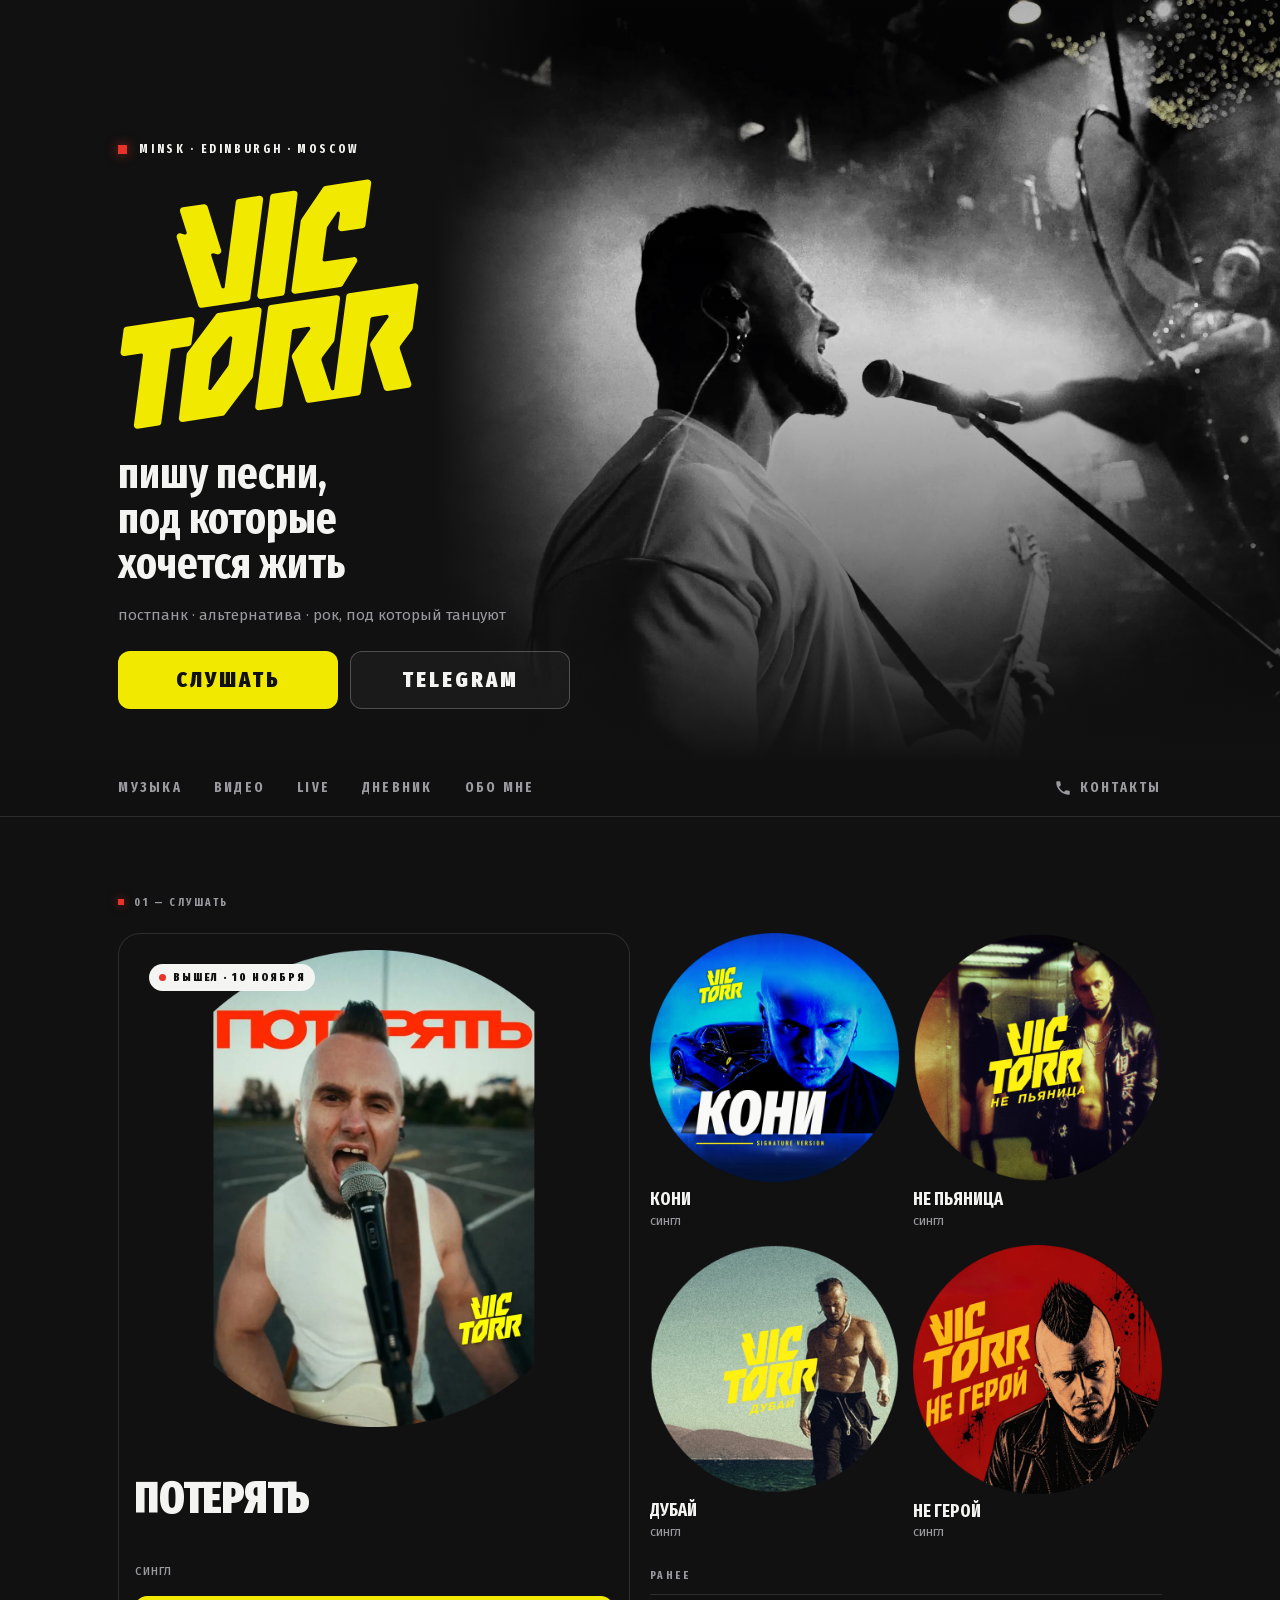
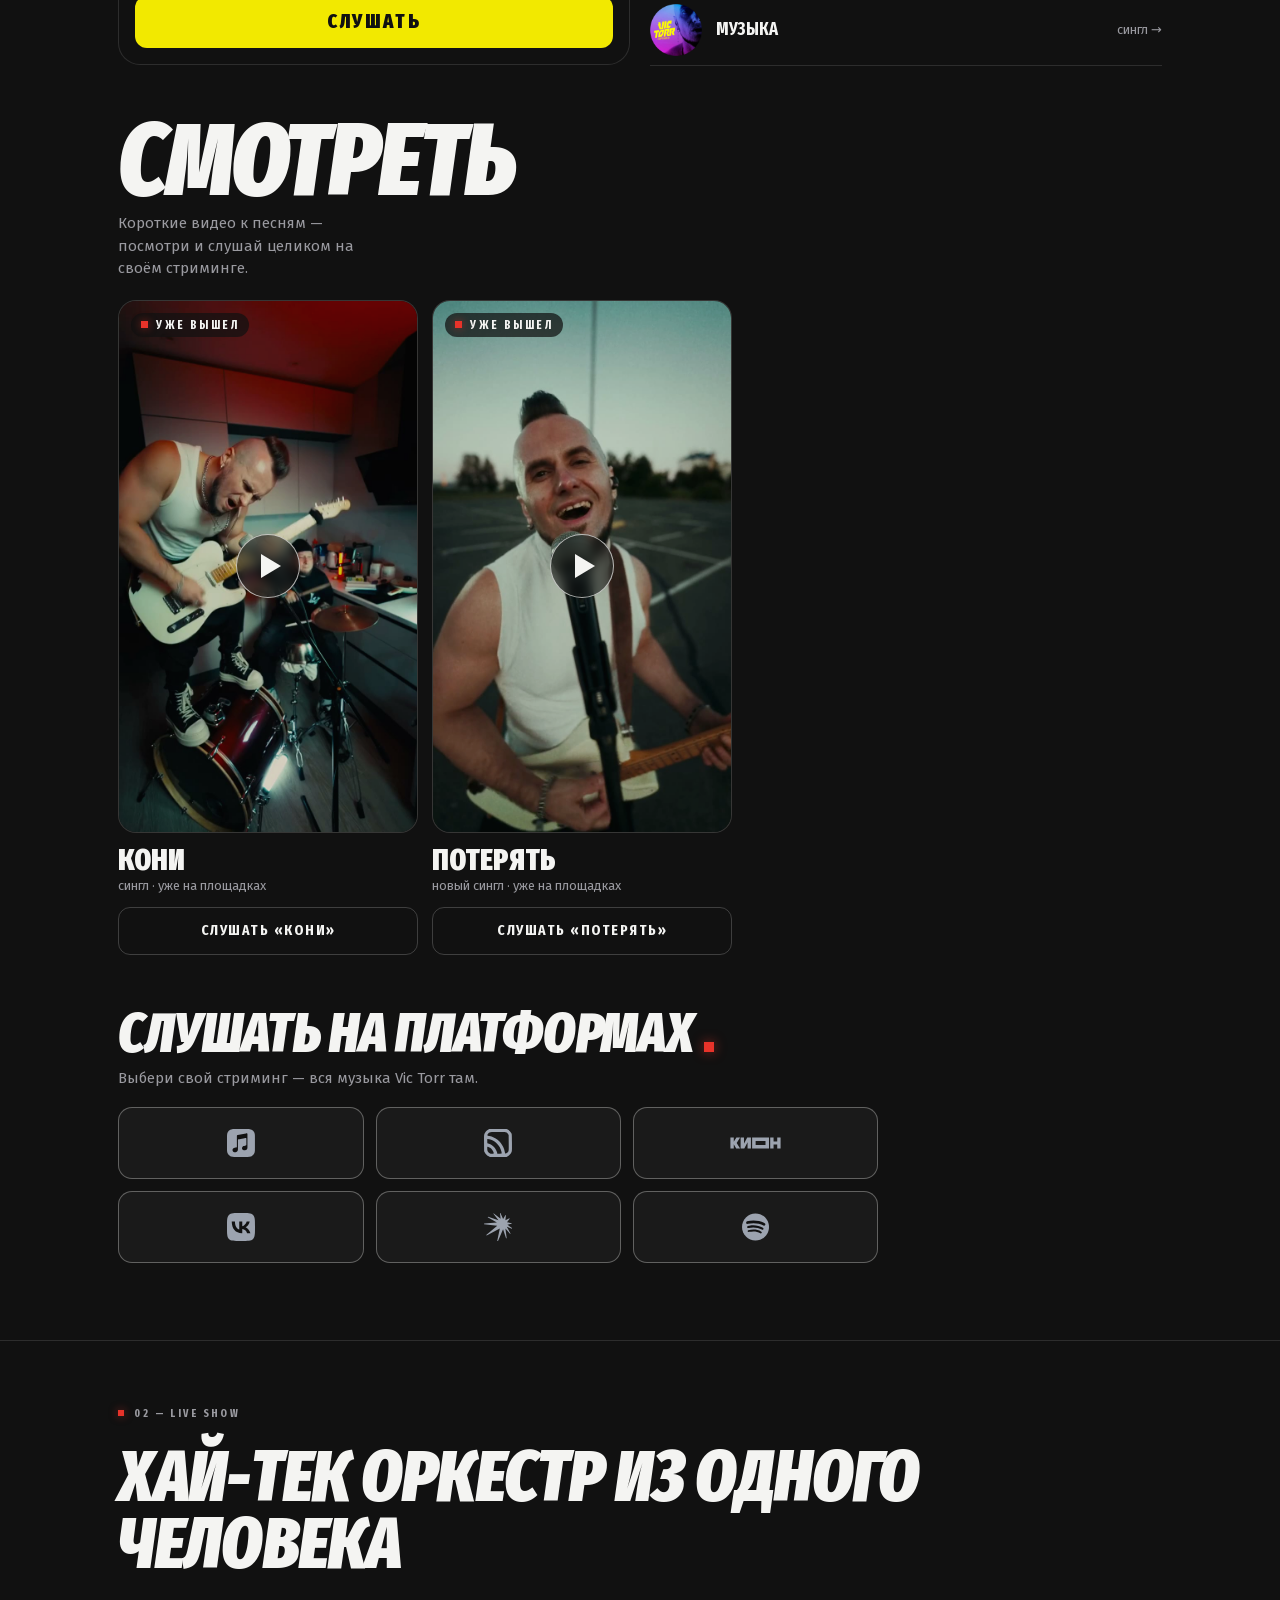
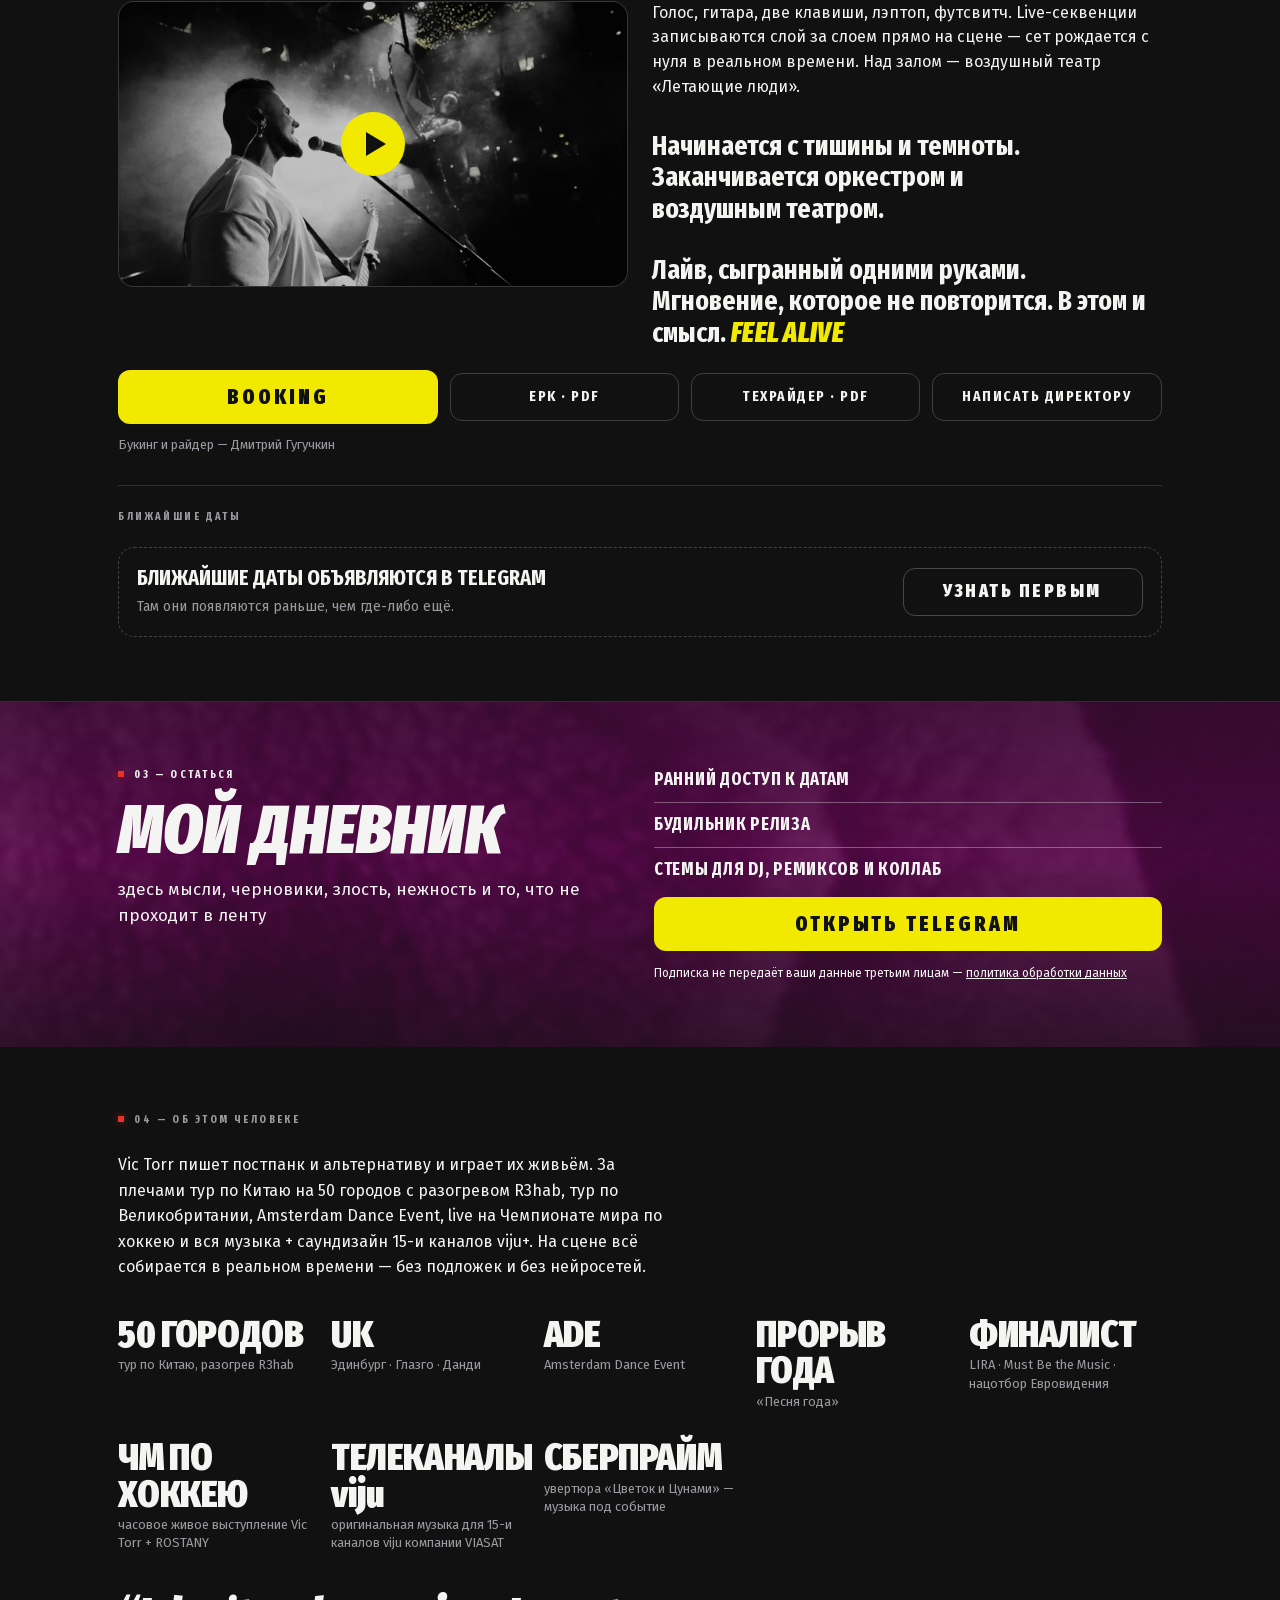
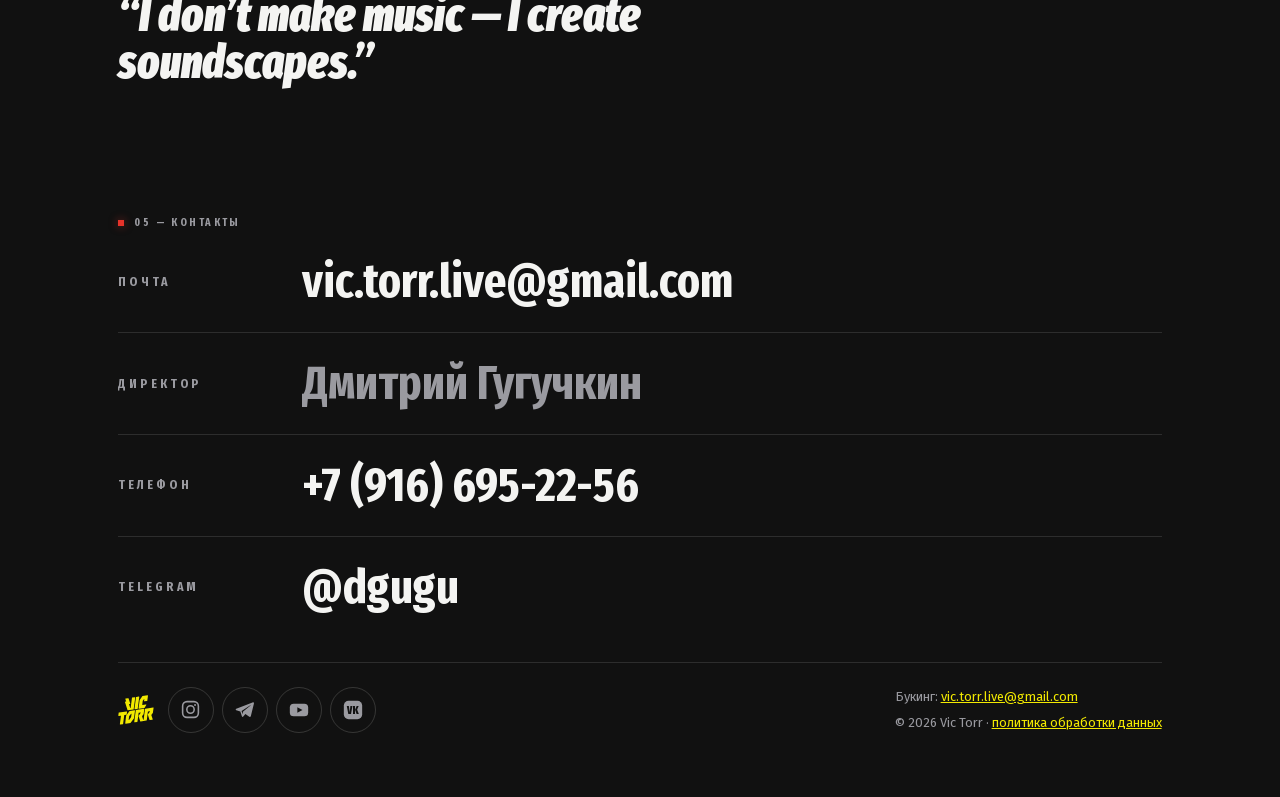
<file: index.html>
<!DOCTYPE html>
<html lang="ru">
<head>
  <meta charset="utf-8">
  <meta name="viewport" content="width=device-width, initial-scale=1">
  <title>Vic Torr — постпанк · альтернатива · рок</title>
  <meta name="description" content="Vic Torr — пишу песни, под которые хочется жить. Постпанк · альтернатива · рок, под который танцуют. Minsk · Edinburgh · Moscow.">
  <meta name="theme-color" content="#111111">

  <meta property="og:type" content="website">
  <meta property="og:url" content="https://www.vic-torr.com/">
  <meta property="og:site_name" content="Vic Torr">
  <meta property="og:title" content="Vic Torr">
  <meta property="og:description" content="пишу песни, под которые хочется жить. Постпанк · альтернатива · рок, под который танцуют.">
  <meta property="og:image" content="https://www.vic-torr.com/images/vic-hero-mono.webp">
  <meta property="og:locale" content="ru_RU">
  <meta name="twitter:card" content="summary_large_image">

  <link rel="icon" href="/favicon/favicon.ico" sizes="any">
  <link rel="icon" type="image/png" href="/favicon/favicon-32.png">
  <link rel="apple-touch-icon" href="/favicon/apple-touch-icon.png">
  <link rel="manifest" href="/favicon/site.webmanifest">

  <link rel="preload" href="fonts/fira-sans-extra-condensed-900-cyrillic.woff2" as="font" type="font/woff2" crossorigin>
  <link rel="preload" href="fonts/fira-sans-400-cyrillic.woff2" as="font" type="font/woff2" crossorigin>
  <link rel="stylesheet" href="style.css">

  <!-- Яндекс Метрика: только счётчик и цели (reachGoal в main.js) + вебвизор и карта кликов.
       Поля форм помечены ym-disable-keys — вебвизор не записывает, что в них вводят.
       YM_ID — номер счётчика. Тот же номер — в corp/index.html -->
  <script>
    window.YM_ID = 113827995;
    if (window.YM_ID) {
      (function(m,e,t,r,i,k,a){m[i]=m[i]||function(){(m[i].a=m[i].a||[]).push(arguments)};
      m[i].l=1*new Date();
      for (var j = 0; j < document.scripts.length; j++) {if (document.scripts[j].src === r) { return; }}
      k=e.createElement(t),a=e.getElementsByTagName(t)[0],k.async=1,k.src=r,a.parentNode.insertBefore(k,a)})
      (window, document, 'script', 'https://mc.yandex.ru/metrika/tag.js?id=' + window.YM_ID, 'ym');
      ym(window.YM_ID, 'init', { ssr: true, webvisor: true, clickmap: true, trackLinks: true, accurateTrackBounce: true });
    }
  </script>
</head>
<body>

  <!-- 1. Первый экран -->
  <header class="hero">
    <div class="hero__photo" aria-hidden="true"></div>
    <div class="hero__shade" aria-hidden="true"></div>
    <div class="hero__side" aria-hidden="true"></div>
    <div class="hero__inner">
      <p class="hero__cities"><span class="mark"></span><span>Minsk · Edinburgh · Moscow</span></p>
      <h1 class="hero__logo"><img src="images/logo-yellow.svg" alt="Vic Torr"></h1>
      <p class="hero__punch">пишу песни, под которые хочется жить</p>
      <p class="hero__genre">постпанк · альтернатива · рок, под который танцуют</p>
      <div class="hero__btns">
        <a class="btn btn--yellow" href="#platforms" data-scroll-to="platforms">Слушать</a>
        <a class="btn btn--ghost" href="https://t.me/vic_torr_808" target="_blank" rel="noopener">Telegram</a>
      </div>
    </div>
  </header>

  <!-- Липкое меню: до 640px закреплено сверху, с 640px — под первым экраном; подсвечивает текущий раздел (main.js) -->
  <nav class="nav" aria-label="Разделы">
    <div class="nav__in">
      <a class="nav__link" href="#listen">Музыка</a>
      <a class="nav__link" href="#reels">Видео</a>
      <a class="nav__link" href="#live">Live</a>
      <a class="nav__link" href="#diary">Дневник</a>
      <a class="nav__link" href="#about">Обо мне</a>
      <a class="nav__link nav__link--contacts" href="#contacts" aria-label="Контакты">
        <svg class="nav__icon" viewBox="0 0 24 24" width="18" height="18" aria-hidden="true"><path d="M6.6 10.8a15.1 15.1 0 0 0 6.6 6.6l2.2-2.2a1 1 0 0 1 1-.25 11.4 11.4 0 0 0 3.6.57 1 1 0 0 1 1 1V20a1 1 0 0 1-1 1A17 17 0 0 1 3 4a1 1 0 0 1 1-1h3.5a1 1 0 0 1 1 1c0 1.25.2 2.45.57 3.57a1 1 0 0 1-.25 1z" fill="currentColor"/></svg>
        <span class="nav__text">Контакты</span>
      </a>
    </div>
  </nav>

  <main>
    <!-- 2. 01 — слушать -->
    <section id="listen" class="wrap listen">
      <div class="eyebrow"><span class="mark"></span><span>01 — слушать</span></div>
      <div class="releases">
        <article class="release">
          <!-- Обложка нажимается как кнопка «Слушать»; для клавиатуры и скринридеров её дублирует кнопка.
               data-listen открывает pop-up #pick с прямыми ссылками на трек; без JS работает href -->
          <a class="cover release__cover" href="https://link.1mp.ru/potr" target="_blank" rel="noopener" data-listen="poteryat" tabindex="-1" aria-hidden="true">
            <img src="images/cover-poteryat.webp" alt="Обложка сингла «Потерять»" width="1200" height="1200">
            <div class="release__badge"><span class="mark"></span><span>вышел · 10 ноября</span></div>
          </a>
          <div class="release__meta">
            <h2 class="release__title">Потерять</h2>
            <div class="release__type">сингл</div>
          </div>
          <a class="btn btn--yellow" href="https://link.1mp.ru/potr" target="_blank" rel="noopener" data-listen="poteryat">Слушать</a>
        </article>

        <!-- data-listen открывает pop-up #pick с прямыми ссылками на трек; без JS работает href -->
        <div class="catalog">
          <a class="tile" href="https://link.1mp.ru/knsv" target="_blank" rel="noopener" data-listen="koni">
            <div class="cover"><img src="images/cover-koni.webp" alt="" width="1200" height="1200" loading="lazy"></div>
            <div class="tile__title">Кони</div>
            <div class="tile__type">сингл</div>
          </a>
          <a class="tile" href="http://link.1mp.ru/vtnp" target="_blank" rel="noopener" data-listen="ne-pyanitsa">
            <div class="cover"><img src="images/cover-ne-pyanitsa.webp" alt="" width="1200" height="1200" loading="lazy"></div>
            <div class="tile__title">Не пьяница</div>
            <div class="tile__type">сингл</div>
          </a>
          <a class="tile" href="http://link.1mp.ru/vctb" target="_blank" rel="noopener" data-listen="dubai">
            <div class="cover"><img src="images/cover-dubai.webp" alt="" width="1200" height="1200" loading="lazy"></div>
            <div class="tile__title">Дубай</div>
            <div class="tile__type">сингл</div>
          </a>
          <a class="tile" href="https://link.1mp.ru/vtng" target="_blank" rel="noopener" data-listen="ne-geroy">
            <div class="cover"><img src="images/cover-ne-geroy.webp" alt="" width="1200" height="1200" loading="lazy"></div>
            <div class="tile__title">Не герой</div>
            <div class="tile__type">сингл</div>
          </a>
          <!-- Плиток всегда четыре (2×2). Новый релиз — новая плитка первой, последняя плитка уходит строкой в «Ранее» -->
          <div class="archive">
            <div class="archive__label">Ранее</div>
            <a class="archive__row" href="https://music.yandex.ru/album/36832441/track/139671926" target="_blank" rel="noopener" data-listen="muzyka">
              <img class="archive__cover" src="images/cover-muzyka.webp" alt="" width="1200" height="1200" loading="lazy">
              <span class="archive__title">Музыка</span>
              <span class="archive__type">сингл</span>
            </a>
          </div>
        </div>
      </div>

      <!-- Видео к песням: вертикальные, как в телефоне. Новый ролик — ещё одна .reel в .reels__row -->
      <div id="reels" class="reels">
        <div class="reels__head reveal">
          <h2 class="reels__title">Смотреть</h2>
          <p class="reels__sub">Короткие видео к песням — посмотри и слушай целиком на своём стриминге.</p>
        </div>
        <div class="reels__row">
          <figure class="reel reveal">
            <div class="video video--vertical">
              <video controls playsinline preload="none" poster="media/koni-kitchen-strobe-poster.jpg">
                <source src="media/koni-kitchen-strobe.mp4" type="video/mp4">
              </video>
              <span class="video__tag" aria-hidden="true"><span class="mark"></span>Уже вышел</span>
              <button type="button" class="video__play" aria-label="Смотреть: Кони" hidden></button>
            </div>
            <figcaption class="reel__cap">
              <span class="reel__title">Кони</span>
              <span class="reel__note">сингл · уже на площадках</span>
            </figcaption>
            <a class="btn btn--line" href="https://link.1mp.ru/knsv" target="_blank" rel="noopener" data-listen="koni">Слушать «Кони»</a>
          </figure>
          <figure class="reel reveal">
            <div class="video video--vertical">
              <video controls playsinline preload="none" poster="media/poteryat-teaser-poster.jpg">
                <source src="media/poteryat-teaser.mp4" type="video/mp4">
              </video>
              <span class="video__tag" aria-hidden="true"><span class="mark"></span>Уже вышел</span>
              <button type="button" class="video__play" aria-label="Смотреть: Потерять" hidden></button>
            </div>
            <figcaption class="reel__cap">
              <span class="reel__title">Потерять</span>
              <span class="reel__note">новый сингл · уже на площадках</span>
            </figcaption>
            <a class="btn btn--line" href="https://link.1mp.ru/potr" target="_blank" rel="noopener" data-listen="poteryat">Слушать «Потерять»</a>
          </figure>
        </div>
      </div>

      <!-- 3. Слушать на платформах -->
      <div id="platforms" class="platforms">
        <div class="platforms__head">
          <h2 class="platforms__title">Слушать на платформах<span class="mark"></span></h2>
          <p class="platforms__sub">Выбери свой стриминг — вся музыка Vic Torr там.</p>
        </div>
        <div class="platforms__grid">
          <a class="platform" href="https://music.apple.com/ru/artist/vic-torr/1812423510" target="_blank" rel="noopener" aria-label="Apple Music"><img src="images/logo-apple-music.svg" alt=""></a>
          <a class="platform" href="https://zvuk.com/artist/212249377" target="_blank" rel="noopener" aria-label="Звук"><img src="images/logo-zvuk.svg" alt=""></a>
          <a class="platform" href="https://music.mts.ru/search?text=Vic%20Torr" target="_blank" rel="noopener" aria-label="КИОН"><img src="images/logo-kion.svg" alt=""></a>
          <a class="platform" href="https://vk.ru/vic_torr_808" target="_blank" rel="noopener" aria-label="VK Музыка"><img src="images/logo-vk.svg" alt=""></a>
          <a class="platform" href="https://music.yandex.com/artist/14641074" target="_blank" rel="noopener" aria-label="Яндекс Музыка"><img src="images/logo-yandex-music.svg" alt=""></a>
          <a class="platform" href="https://open.spotify.com/artist/14MVZPlVW6Degg2ysmU5Xh" target="_blank" rel="noopener" aria-label="Spotify"><img src="images/logo-spotify.svg" alt=""></a>
        </div>
      </div>
    </section>

    <!-- 4. 02 — live show -->
    <section id="live" class="live">
      <div class="wrap">
        <div class="eyebrow"><span class="mark"></span><span>02 — live show</span></div>
        <h2 class="h2 live__title">Хай-тек оркестр из одного человека</h2>

        <div class="live__grid">
          <!-- Видео лежат в media/ (при переезде на другое хранилище меняется только префикс src/poster) -->
          <div class="video">
            <video controls playsinline preload="none" poster="media/vic-torr-live-show-poster.jpg">
              <source src="media/vic-torr-live-show.mp4" type="video/mp4">
            </video>
            <button type="button" class="video__play" aria-label="Смотреть Live Show" hidden></button>
          </div>

          <div class="live__text">
            <p class="live__lead">Голос, гитара, две клавиши, лэптоп, футсвитч. Live-секвенции записываются слой за слоем прямо на сцене — сет рождается с нуля в реальном времени. Над залом — воздушный театр «Летающие люди».</p>
            <p class="live__big live__big--spaced">Начинается с тишины и темноты. Заканчивается оркестром и воздушным театром.</p>
            <p class="live__big">Лайв, сыгранный одними руками. Мгновение, которое не повторится. В этом и смысл. <span class="feel">FEEL ALIVE</span></p>
          </div>
        </div>

        <div id="booking" class="booking">
          <div class="booking__row">
            <button type="button" class="btn btn--yellow" id="booking-toggle" aria-expanded="false" aria-controls="booking-form">Booking</button>
            <a class="btn btn--line" href="docs/Vic_Torr_EPK_v14_Dmitriy_light.pdf" target="_blank" rel="noopener">EPK · PDF</a>
            <a class="btn btn--line" href="docs/Vic_Torr_Technical_Rider_RU.pdf" target="_blank" rel="noopener">Техрайдер · PDF</a>
            <a class="btn btn--line" href="https://t.me/dgugu" target="_blank" rel="noopener">Написать директору</a>
          </div>
          <p class="note">Букинг и райдер — Дмитрий Гугучкин</p>

          <form class="form" id="booking-form" novalidate hidden>
            <div class="form__head">
              <div class="form__title">Заявка на концерт</div>
              <p class="form__hint">Оставьте хотя бы один контакт. Заявка придёт Vic Torr и Дмитрию одновременно.</p>
            </div>
            <div class="form__fields">
              <label class="field"><span class="field__label">Телефон</span><input class="ym-disable-keys" name="phone" type="tel" autocomplete="tel" placeholder="+7 900 000-00-00"></label>
              <label class="field"><span class="field__label">Telegram</span><input class="ym-disable-keys" name="telegram" type="text" autocomplete="off" placeholder="@username"></label>
              <label class="field"><span class="field__label">Почта</span><input class="ym-disable-keys" name="email" type="email" autocomplete="email" placeholder="name@mail.com"></label>
            </div>
            <label class="field"><span class="field__label">Сообщение</span><textarea class="ym-disable-keys" name="message" rows="4" placeholder="Город, дата, площадка, формат"></textarea></label>
            <p class="form__error" role="alert" hidden></p>
            <div class="form__foot">
              <button type="submit" class="form__submit">Отправить заявку</button>
              <span class="note">или напрямую: <a href="mailto:vic.torr.live@gmail.com">vic.torr.live@gmail.com</a></span>
            </div>
          </form>
          <div class="sent" id="booking-sent" role="status" hidden>Заявка отправлена. Ответим в течение дня.</div>
        </div>

        <div class="divider"></div>
        <div class="dates-label">ближайшие даты</div>
        <div class="dates-empty">
          <div class="dates-empty__text">
            <p class="dates-empty__title">Ближайшие даты объявляются в Telegram</p>
            <p class="dates-empty__sub">Там они появляются раньше, чем где-либо ещё.</p>
          </div>
          <a class="btn btn--ghost" href="https://t.me/vic_torr_808" target="_blank" rel="noopener">Узнать первым</a>
        </div>
      </div>
    </section>

    <!-- 5. 03 — мой дневник: сразу после лайва, пока эмоция живая -->
    <section id="diary" class="diary">
      <div class="wrap diary__inner">
        <div class="diary__col">
          <div class="eyebrow"><span class="mark"></span><span>03 — остаться</span></div>
          <h2 class="h2 diary__title">мой дневник</h2>
          <p class="diary__lead">здесь мысли, черновики, злость, нежность и то, что не проходит в ленту</p>
        </div>
        <div class="diary__col diary__col--cta">
          <ul class="perks">
            <li>Ранний доступ к датам</li>
            <li>Будильник релиза</li>
            <li>Стемы для DJ, ремиксов и коллаб</li>
          </ul>
          <a class="btn btn--yellow" href="https://t.me/vic_torr_808" target="_blank" rel="noopener">Открыть Telegram</a>
          <p class="diary__legal">Подписка не передаёт ваши данные третьим лицам — <a href="#privacy" data-privacy>политика обработки данных</a></p>
        </div>
      </div>
    </section>

    <!-- 6. 04 — об этом человеке: био, регалии, цитата -->
    <section id="about" class="wrap section">
      <div class="eyebrow"><span class="mark"></span><span>04 — об этом человеке</span></div>
      <p class="bio">Vic Torr пишет постпанк и альтернативу и играет их живьём. За плечами тур по Китаю на 50 городов с разогревом R3hab, тур по Великобритании, Amsterdam Dance Event, live на Чемпионате мира по хоккею и вся музыка + саундизайн 15-и каналов viju+. На сцене всё собирается в реальном времени — без подложек и без нейросетей.</p>
      <div class="awards">
        <div class="award"><div class="award__fact">50 городов</div><div class="award__note">тур по Китаю, разогрев R3hab</div></div>
        <div class="award"><div class="award__fact">UK</div><div class="award__note">Эдинбург · Глазго · Данди</div></div>
        <div class="award"><div class="award__fact">ADE</div><div class="award__note">Amsterdam Dance Event</div></div>
        <div class="award"><div class="award__fact">Прорыв года</div><div class="award__note">«Песня года»</div></div>
        <div class="award"><div class="award__fact">Финалист</div><div class="award__note">LIRA · Must Be the Music · нацотбор Евровидения</div></div>
        <div class="award"><div class="award__fact">ЧМ по хоккею</div><div class="award__note">часовое живое выступление Vic Torr + ROSTANY</div></div>
        <div class="award"><div class="award__fact">Телеканалы <span>viju</span></div><div class="award__note">оригинальная музыка для 15-и каналов viju компании VIASAT</div></div>
        <div class="award"><div class="award__fact">СберПрайм</div><div class="award__note">увертюра «Цветок и Цунами» — музыка под событие</div></div>
      </div>
      <p class="about__quote" lang="en">“I don’t make music — I create soundscapes.”</p>
    </section>

    <!-- 7. 05 — контакты: напрямую, телефон и Telegram нажимаются на телефоне -->
    <section id="contacts" class="wrap section">
      <div class="eyebrow"><span class="mark"></span><span>05 — контакты</span></div>
      <ul class="contacts">
        <li class="contacts__row">
          <span class="contacts__label">Почта</span>
          <a class="contacts__value" href="mailto:vic.torr.live@gmail.com">vic.torr.live@gmail.com</a>
        </li>
        <li class="contacts__row">
          <span class="contacts__label">Директор</span>
          <span class="contacts__value contacts__value--text">Дмитрий Гугучкин</span>
        </li>
        <li class="contacts__row">
          <span class="contacts__label">Телефон</span>
          <a class="contacts__value" href="tel:+79166952256">+7&nbsp;(916)&nbsp;695-22-56</a>
        </li>
        <li class="contacts__row">
          <span class="contacts__label">Telegram</span>
          <a class="contacts__value" href="https://t.me/dgugu" target="_blank" rel="noopener">@dgugu</a>
        </li>
      </ul>
      <div class="divider"></div>

      <!-- 9. Подвал -->
      <footer class="footer">
        <div class="footer__brand">
          <img src="images/logo-yellow.svg" alt="Vic Torr">
          <div class="socials">
            <a class="social" href="https://www.instagram.com/vic_torr_live/" target="_blank" rel="noopener" aria-label="Instagram">
              <svg viewBox="0 0 24 24" width="21" height="21" fill="none" stroke="currentColor" stroke-width="1.8" stroke-linecap="round" aria-hidden="true"><rect x="3" y="3" width="18" height="18" rx="5"></rect><circle cx="12" cy="12" r="4.2"></circle><circle cx="17.2" cy="6.8" r="1.1" fill="currentColor" stroke="none"></circle></svg>
            </a>
            <a class="social" href="https://t.me/vic_torr_808" target="_blank" rel="noopener" aria-label="Telegram">
              <svg viewBox="0 0 24 24" width="21" height="21" aria-hidden="true"><path d="M21.9 3.6 2.6 11.2c-.8.3-.8 1.4 0 1.7l4.6 1.5 1.8 5.4c.2.7 1.1.9 1.6.3l2.4-3 4.5 3.3c.6.4 1.5.1 1.7-.7l3.6-14.5c.2-.9-.7-1.6-1.5-1.3Zm-3 3.7-8.4 7.1c-.2.2-.3.4-.3.6l-.3 2.4-1.2-3.6 10-6.7c.3-.2.6.2.2.5Z" fill="currentColor"></path></svg>
            </a>
            <a class="social" href="https://www.youtube.com/@vic_torr" target="_blank" rel="noopener" aria-label="YouTube">
              <svg viewBox="0 0 24 24" width="22" height="22" aria-hidden="true"><rect x="2" y="5.2" width="20" height="13.6" rx="4.2" fill="currentColor"></rect><path d="M10.2 8.9 15.8 12l-5.6 3.1V8.9Z" fill="#111111"></path></svg>
            </a>
            <a class="social" href="https://vk.com/vic_torr_808" target="_blank" rel="noopener" aria-label="VK">
              <svg viewBox="0 0 24 24" width="22" height="22" aria-hidden="true"><rect x="2" y="2" width="20" height="20" rx="5.2" fill="currentColor"></rect><text x="12" y="16.3" text-anchor="middle" fill="#111111" font-family="'Fira Sans Extra Condensed'" font-weight="900" font-size="11.4" letter-spacing=".3">VK</text></svg>
            </a>
          </div>
        </div>
        <div class="footer__info">
          <div>Букинг: <a href="mailto:vic.torr.live@gmail.com">vic.torr.live@gmail.com</a></div>
          <div>© 2026 Vic Torr · <a href="#privacy" data-privacy>политика обработки данных</a></div>
        </div>
      </footer>
    </section>
  </main>

  <!-- Pop-up «Где слушать»: открывается кнопками и плитками с data-listen="…" (main.js).
       Ссылки ведут прямо на трек; где релиза на площадке не нашлось — на страницу артиста.
       Звук — только /track/ID: ссылка /release/ у части слушателей открывает карточку артиста.
       Новый трек — ещё одна группа .pick__release с тем же data-release, что у кнопки. -->
  <dialog class="privacy pick" id="pick" aria-label="Где слушать">
    <div class="privacy__body pick__body">
      <button type="button" class="privacy__close" data-pick-close aria-label="Закрыть">×</button>
      <div class="pick__release" data-release="poteryat" data-title="Потерять" hidden>
        <div class="pick__head">
          <img class="pick__cover" src="images/cover-poteryat.webp" alt="" width="1200" height="1200" loading="lazy">
          <div class="pick__meta"><p class="pick__kind">Слушать</p><h2 class="pick__title">Потерять</h2></div>
        </div>
        <div class="platforms__grid pick__grid">
          <a class="platform" href="https://music.apple.com/ru/album/6825807786" target="_blank" rel="noopener" aria-label="Apple Music"><img src="images/logo-apple-music.svg" alt=""></a>
          <a class="platform" href="https://zvuk.com/artist/212249377" target="_blank" rel="noopener" aria-label="Звук"><img src="images/logo-zvuk.svg" alt=""></a>
          <a class="platform" href="https://music.mts.ru/album/44606964" target="_blank" rel="noopener" aria-label="КИОН"><img src="images/logo-kion.svg" alt=""></a>
          <a class="platform" href="https://music.vk.com/link/S0Q25" target="_blank" rel="noopener" aria-label="VK Музыка"><img src="images/logo-vk.svg" alt=""></a>
          <a class="platform" href="https://music.yandex.ru/album/44606964" target="_blank" rel="noopener" aria-label="Яндекс Музыка"><img src="images/logo-yandex-music.svg" alt=""></a>
          <a class="platform" href="https://open.spotify.com/album/0ax2ub07dJIcmw4weSs3Ac" target="_blank" rel="noopener" aria-label="Spotify"><img src="images/logo-spotify.svg" alt=""></a>
        </div>
      </div>
      <div class="pick__release" data-release="koni" data-title="Кони" hidden>
        <div class="pick__head">
          <img class="pick__cover" src="images/cover-koni.webp" alt="" width="1200" height="1200" loading="lazy">
          <div class="pick__meta"><p class="pick__kind">Слушать</p><h2 class="pick__title">Кони</h2></div>
        </div>
        <div class="platforms__grid pick__grid">
          <a class="platform" href="https://music.apple.com/ru/album/6800753357" target="_blank" rel="noopener" aria-label="Apple Music"><img src="images/logo-apple-music.svg" alt=""></a>
          <a class="platform" href="https://zvuk.com/track/185714094" target="_blank" rel="noopener" aria-label="Звук"><img src="images/logo-zvuk.svg" alt=""></a>
          <a class="platform" href="https://music.mts.ru/album/43514717" target="_blank" rel="noopener" aria-label="КИОН"><img src="images/logo-kion.svg" alt=""></a>
          <a class="platform" href="https://music.vk.com/link/ecydf" target="_blank" rel="noopener" aria-label="VK Музыка"><img src="images/logo-vk.svg" alt=""></a>
          <a class="platform" href="https://music.yandex.ru/album/43514717" target="_blank" rel="noopener" aria-label="Яндекс Музыка"><img src="images/logo-yandex-music.svg" alt=""></a>
          <a class="platform" href="https://open.spotify.com/album/7zvwQUSXAOfjgCwXV9ALZY" target="_blank" rel="noopener" aria-label="Spotify"><img src="images/logo-spotify.svg" alt=""></a>
        </div>
      </div>
      <div class="pick__release" data-release="ne-pyanitsa" data-title="Не пьяница" hidden>
        <div class="pick__head">
          <img class="pick__cover" src="images/cover-ne-pyanitsa.webp" alt="" width="1200" height="1200" loading="lazy">
          <div class="pick__meta"><p class="pick__kind">Слушать</p><h2 class="pick__title">Не пьяница</h2></div>
        </div>
        <div class="platforms__grid pick__grid">
          <a class="platform" href="https://music.apple.com/ru/album/1820949121" target="_blank" rel="noopener" aria-label="Apple Music"><img src="images/logo-apple-music.svg" alt=""></a>
          <a class="platform" href="https://zvuk.com/track/144602829" target="_blank" rel="noopener" aria-label="Звук"><img src="images/logo-zvuk.svg" alt=""></a>
          <a class="platform" href="https://music.mts.ru/album/37076889" target="_blank" rel="noopener" aria-label="КИОН"><img src="images/logo-kion.svg" alt=""></a>
          <a class="platform" href="https://music.vk.com/link/IRYPF" target="_blank" rel="noopener" aria-label="VK Музыка"><img src="images/logo-vk.svg" alt=""></a>
          <a class="platform" href="https://music.yandex.ru/album/37076889" target="_blank" rel="noopener" aria-label="Яндекс Музыка"><img src="images/logo-yandex-music.svg" alt=""></a>
          <a class="platform" href="https://open.spotify.com/album/37i9ZLJMz7Ei7kqWXCgQ9e" target="_blank" rel="noopener" aria-label="Spotify"><img src="images/logo-spotify.svg" alt=""></a>
        </div>
      </div>
      <div class="pick__release" data-release="dubai" data-title="Дубай" hidden>
        <div class="pick__head">
          <img class="pick__cover" src="images/cover-dubai.webp" alt="" width="1200" height="1200" loading="lazy">
          <div class="pick__meta"><p class="pick__kind">Слушать</p><h2 class="pick__title">Дубай</h2></div>
        </div>
        <div class="platforms__grid pick__grid">
          <a class="platform" href="https://music.apple.com/ru/album/1812472911" target="_blank" rel="noopener" aria-label="Apple Music"><img src="images/logo-apple-music.svg" alt=""></a>
          <a class="platform" href="https://zvuk.com/track/143996620" target="_blank" rel="noopener" aria-label="Звук"><img src="images/logo-zvuk.svg" alt=""></a>
          <a class="platform" href="https://music.mts.ru/album/36515357" target="_blank" rel="noopener" aria-label="КИОН"><img src="images/logo-kion.svg" alt=""></a>
          <a class="platform" href="https://music.vk.com/link/w9tJi" target="_blank" rel="noopener" aria-label="VK Музыка"><img src="images/logo-vk.svg" alt=""></a>
          <a class="platform" href="https://music.yandex.ru/album/36515357" target="_blank" rel="noopener" aria-label="Яндекс Музыка"><img src="images/logo-yandex-music.svg" alt=""></a>
          <a class="platform" href="https://open.spotify.com/album/79qtLZgkZQWbhTki50a8hv" target="_blank" rel="noopener" aria-label="Spotify"><img src="images/logo-spotify.svg" alt=""></a>
        </div>
      </div>
      <div class="pick__release" data-release="ne-geroy" data-title="Не герой" hidden>
        <div class="pick__head">
          <img class="pick__cover" src="images/cover-ne-geroy.webp" alt="" width="1200" height="1200" loading="lazy">
          <div class="pick__meta"><p class="pick__kind">Слушать</p><h2 class="pick__title">Не герой</h2></div>
        </div>
        <div class="platforms__grid pick__grid">
          <a class="platform" href="https://music.apple.com/ru/album/6793155204" target="_blank" rel="noopener" aria-label="Apple Music"><img src="images/logo-apple-music.svg" alt=""></a>
          <a class="platform" href="https://zvuk.com/track/184433578" target="_blank" rel="noopener" aria-label="Звук"><img src="images/logo-zvuk.svg" alt=""></a>
          <a class="platform" href="https://music.mts.ru/album/43180313" target="_blank" rel="noopener" aria-label="КИОН"><img src="images/logo-kion.svg" alt=""></a>
          <a class="platform" href="https://music.vk.com/link/icmq7" target="_blank" rel="noopener" aria-label="VK Музыка"><img src="images/logo-vk.svg" alt=""></a>
          <a class="platform" href="https://music.yandex.ru/album/43180313" target="_blank" rel="noopener" aria-label="Яндекс Музыка"><img src="images/logo-yandex-music.svg" alt=""></a>
          <a class="platform" href="https://open.spotify.com/album/7F03FBX4ScoVaX7wdnb3yd" target="_blank" rel="noopener" aria-label="Spotify"><img src="images/logo-spotify.svg" alt=""></a>
        </div>
      </div>
      <div class="pick__release" data-release="muzyka" data-title="Музыка" hidden>
        <div class="pick__head">
          <img class="pick__cover" src="images/cover-muzyka.webp" alt="" width="1200" height="1200" loading="lazy">
          <div class="pick__meta"><p class="pick__kind">Слушать</p><h2 class="pick__title">Музыка</h2></div>
        </div>
        <div class="platforms__grid pick__grid">
          <a class="platform" href="https://music.apple.com/ru/album/1816811294" target="_blank" rel="noopener" aria-label="Apple Music"><img src="images/logo-apple-music.svg" alt=""></a>
          <a class="platform" href="https://zvuk.com/track/144320716" target="_blank" rel="noopener" aria-label="Звук"><img src="images/logo-zvuk.svg" alt=""></a>
          <a class="platform" href="https://music.mts.ru/album/36832441" target="_blank" rel="noopener" aria-label="КИОН"><img src="images/logo-kion.svg" alt=""></a>
          <a class="platform" href="https://vk.ru/vic_torr_808" target="_blank" rel="noopener" aria-label="VK Музыка"><img src="images/logo-vk.svg" alt=""></a>
          <a class="platform" href="https://music.yandex.ru/album/36832441/track/139671926" target="_blank" rel="noopener" aria-label="Яндекс Музыка"><img src="images/logo-yandex-music.svg" alt=""></a>
          <a class="platform" href="https://open.spotify.com/track/0xQKmFVWhiz0DTBvCxkB2i" target="_blank" rel="noopener" aria-label="Spotify"><img src="images/logo-spotify.svg" alt=""></a>
        </div>
      </div>
      <p class="pick__sub">Выбери свой стриминг — трек откроется сразу там.</p>
    </div>
  </dialog>

  <!-- Политика обработки данных (открывается из ссылок data-privacy) -->
  <dialog class="privacy" id="privacy" aria-labelledby="privacy-title">
    <div class="privacy__body">
      <button type="button" class="privacy__close" data-privacy-close aria-label="Закрыть">×</button>
      <h2 class="h2 privacy__title" id="privacy-title">Политика обработки данных</h2>
      <p>Сайт использует счётчик Яндекс Метрики (ООО «Яндекс»): он собирает обезличенную статистику посещений и переходов — страницы, источник перехода, тип устройства, примерное местоположение — и для этого использует cookies. Для улучшения сайта счётчик также обезличенно записывает действия на странице — прокрутку, движения и клики (вебвизор); текст, который вы вводите в поля формы, не записывается. Отключить cookies можно в настройках браузера — сайт продолжит работать.</p>
      <p>Персональные данные — телефон, имя пользователя Telegram, адрес электронной почты и текст сообщения — обрабатываются только в том случае, если вы сами отправляете заявку через форму BOOKING или пишете нам напрямую.</p>
      <p>Данные используются исключительно для того, чтобы связаться с вами и обсудить концерт или сотрудничество. Мы не продаём, не публикуем и не передаём их третьим лицам, за исключением случаев, предусмотренных законодательством. Для доставки заявки используются Telegram и электронная почта.</p>
      <p>Отправляя форму, вы соглашаетесь на обработку указанных данных для этой цели. Данные хранятся не дольше, чем это необходимо для ответа и дальнейшего общения по заявке.</p>
      <p>Подписка на Telegram-канал происходит на стороне Telegram — сайт не получает и не хранит данные подписчиков.</p>
      <p>Чтобы уточнить, изменить или удалить свои данные, напишите на <a href="mailto:vic.torr.live@gmail.com">vic.torr.live@gmail.com</a>.</p>
    </div>
  </dialog>

  <script src="main.js"></script>
</body>
</html>
</file>
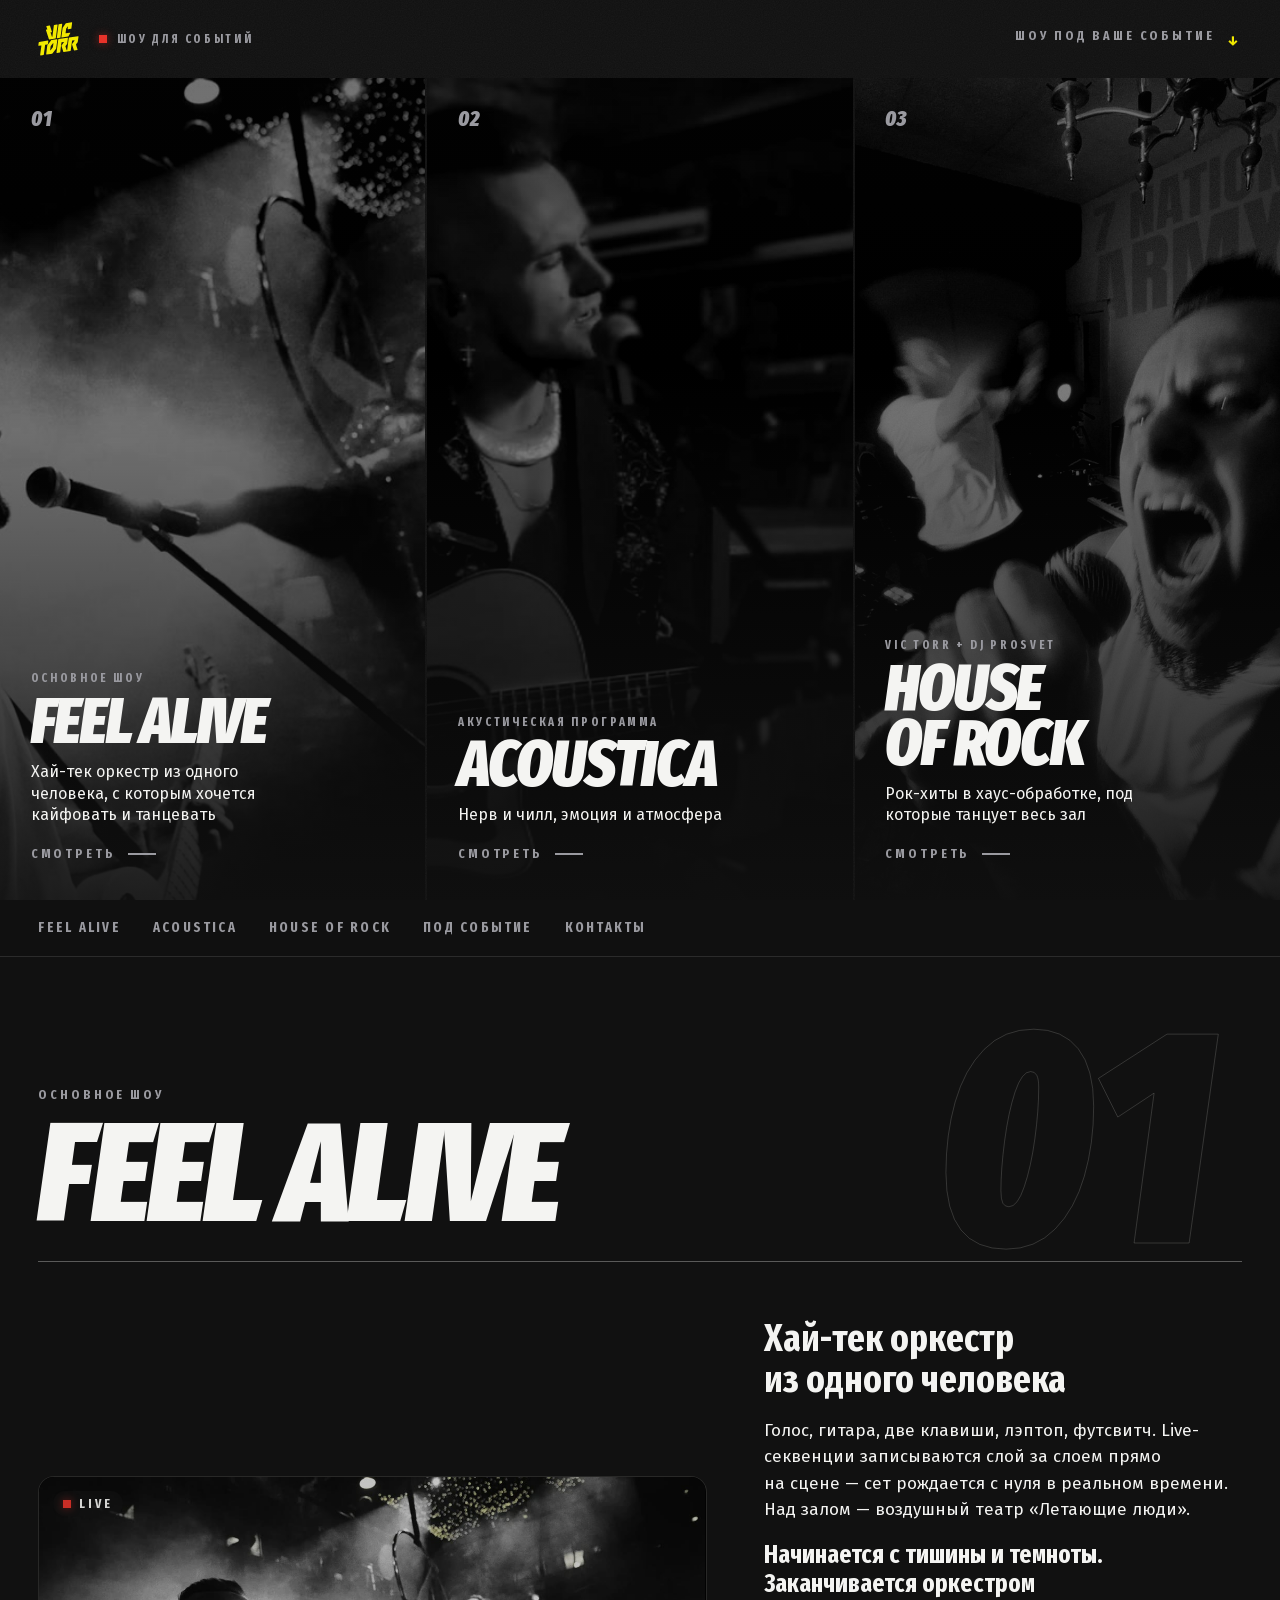
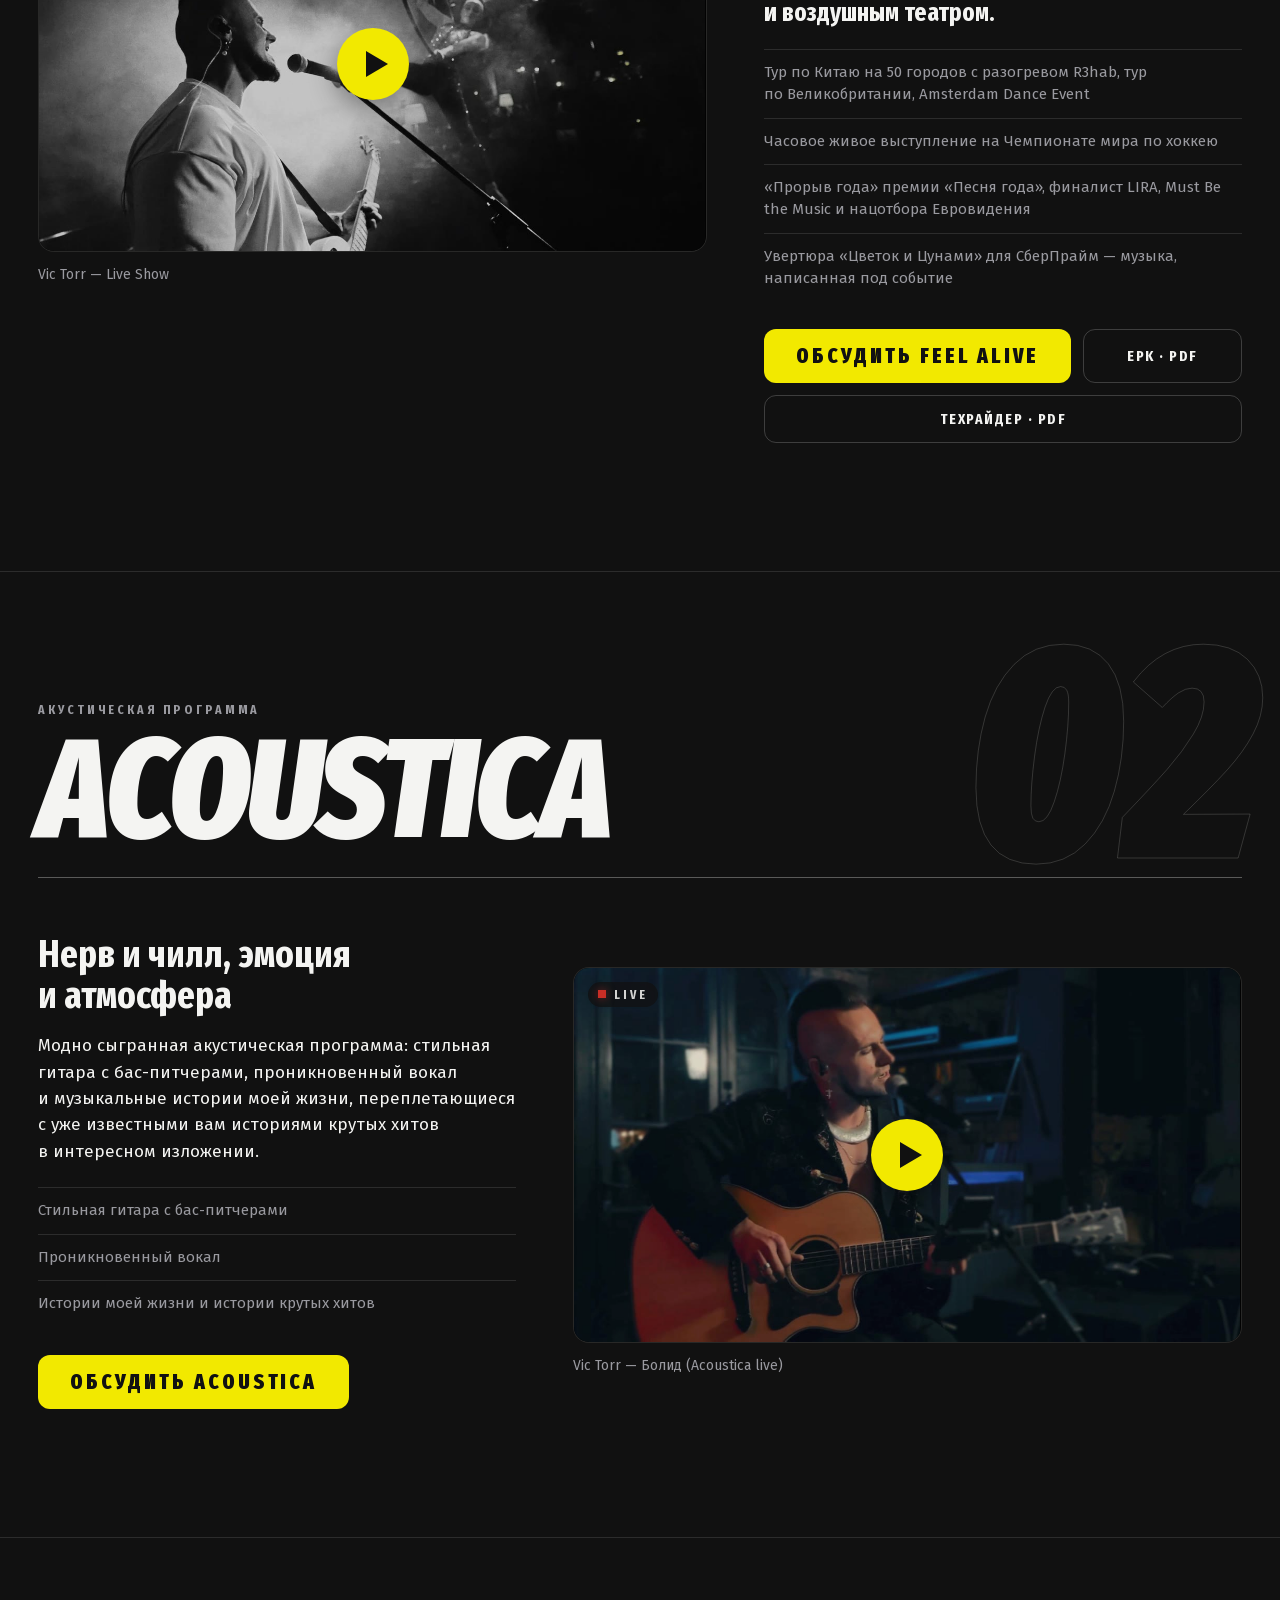
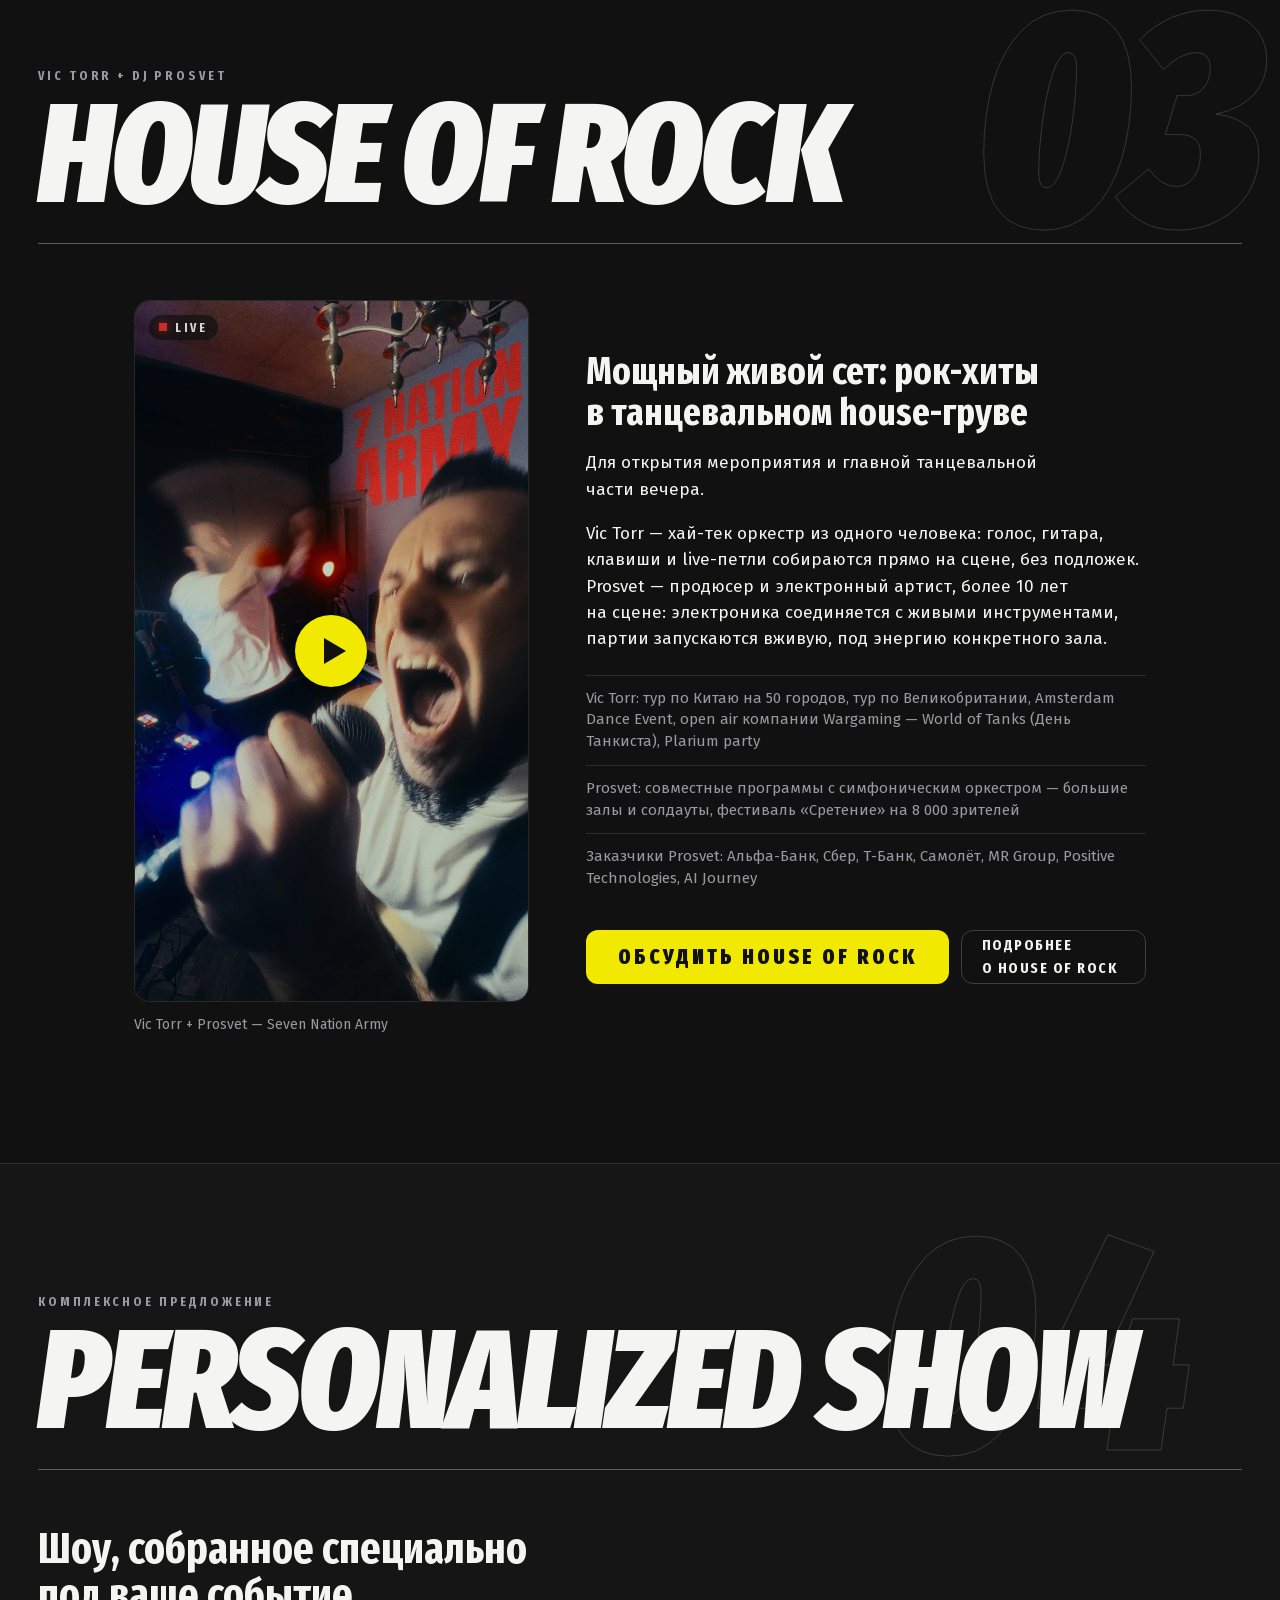
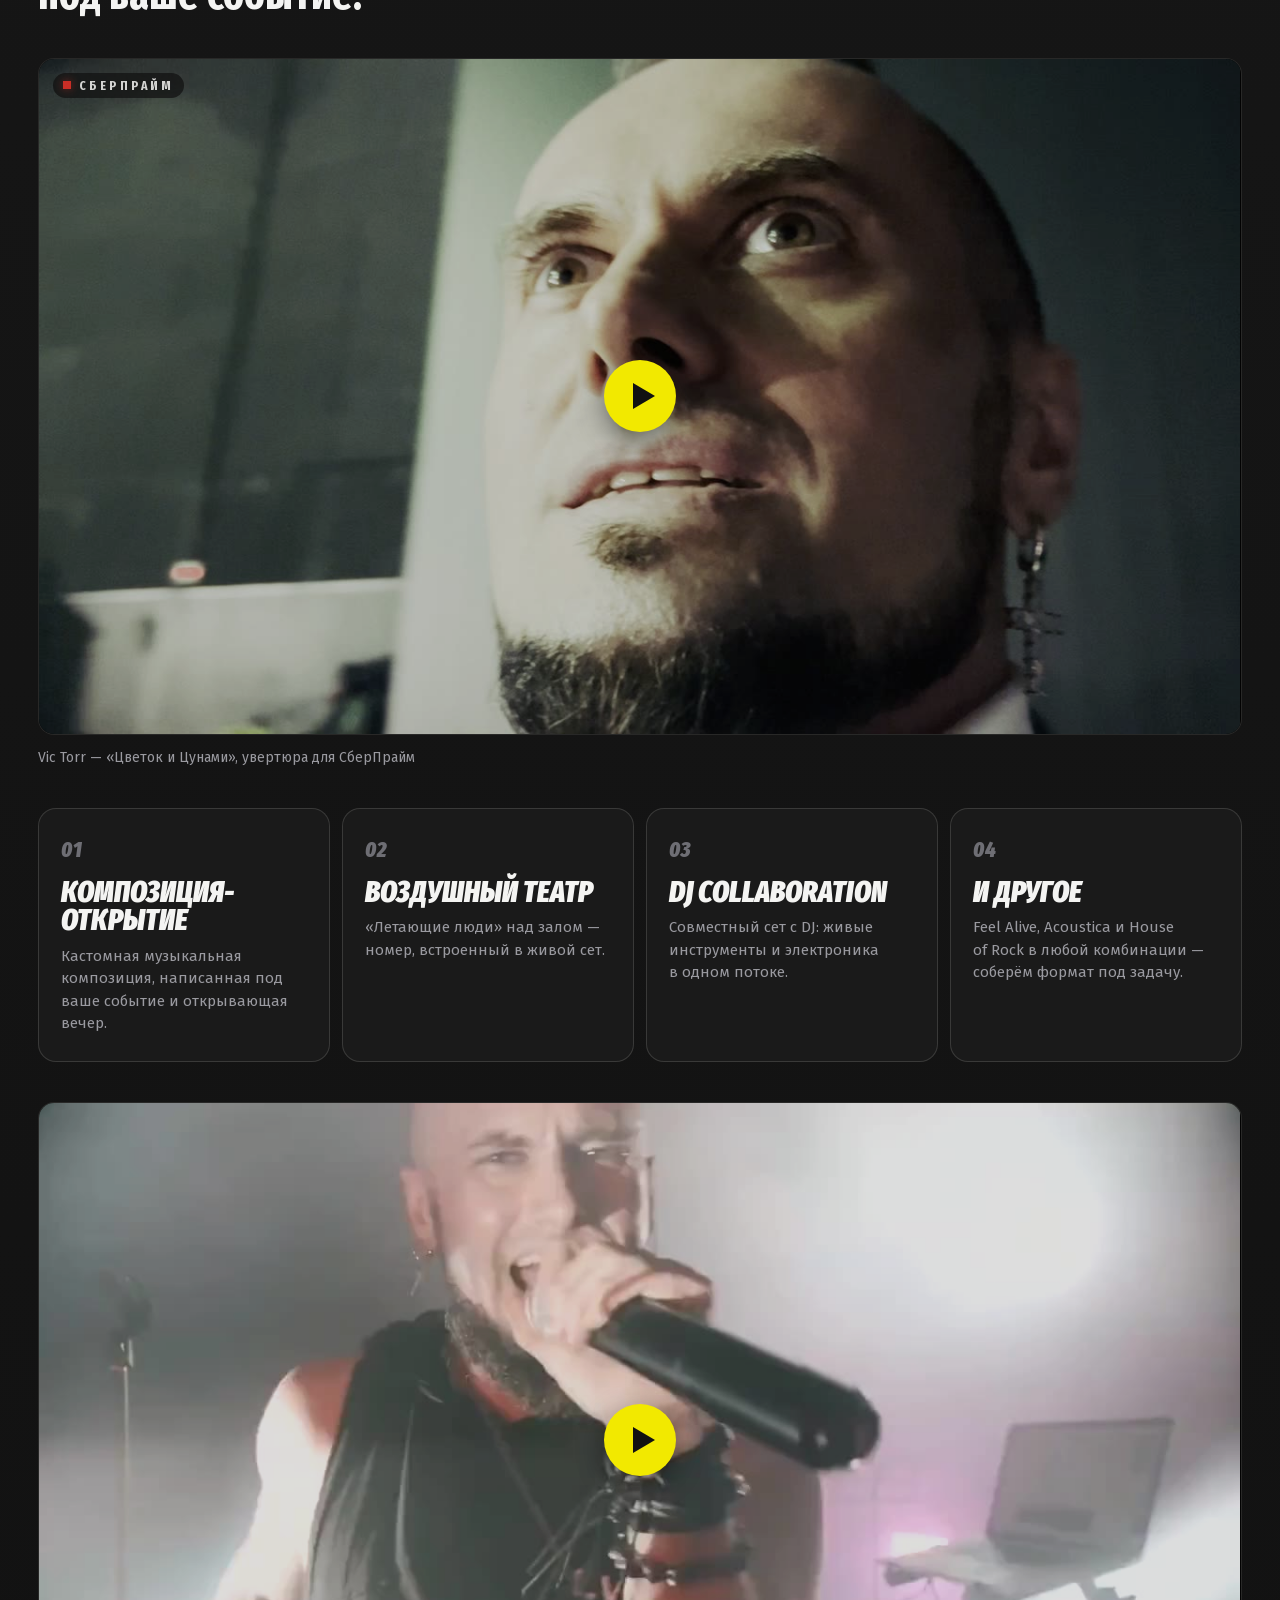
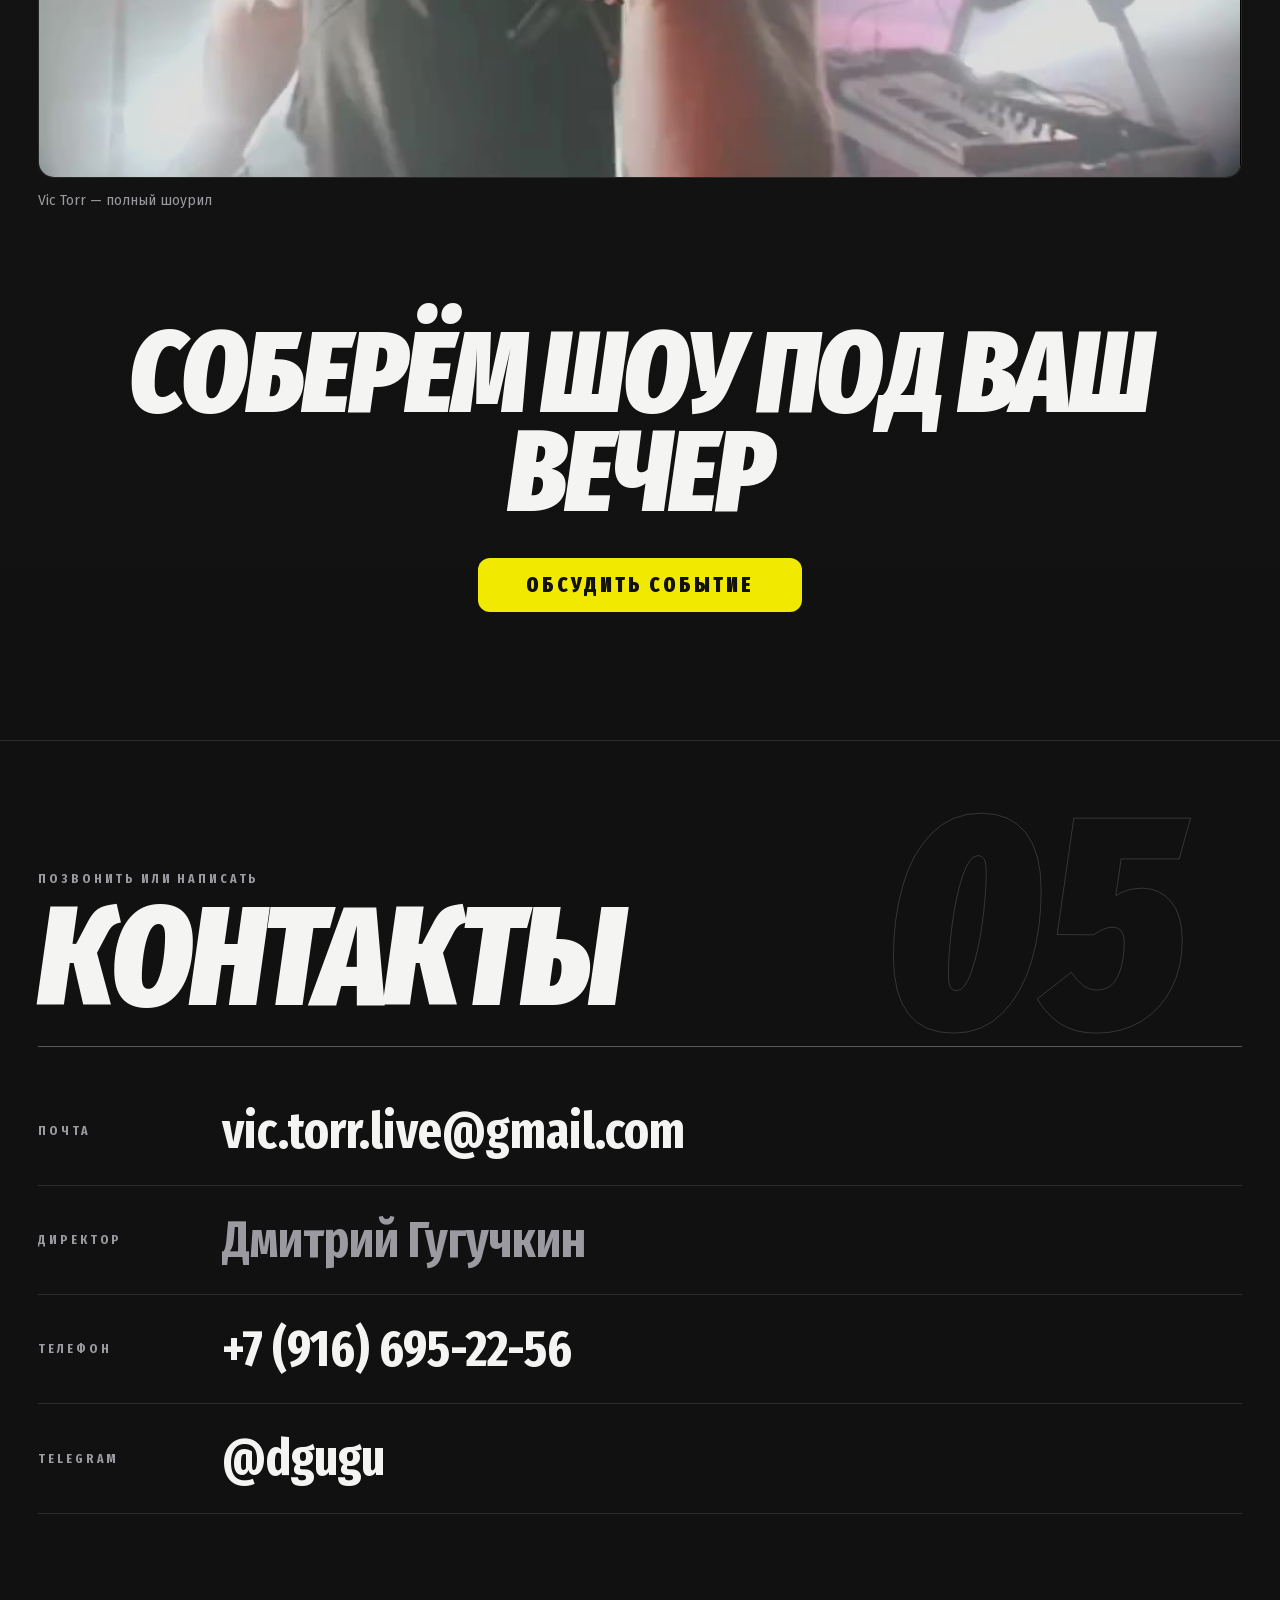
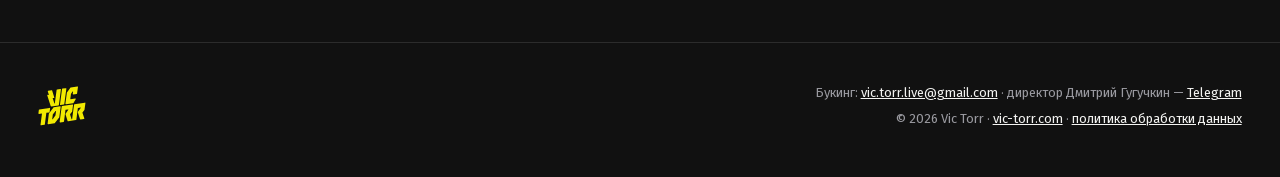
<file: corp/index.html>
<!DOCTYPE html>
<html lang="ru">
<head>
  <meta charset="utf-8">
  <meta name="viewport" content="width=device-width, initial-scale=1">
  <title>Vic Torr — шоу для событий</title>
  <meta name="description" content="Vic Torr для агентств и заказчиков: Feel Alive, Acoustica, House of Rock и шоу, собранное под ваше событие.">
  <meta name="robots" content="noindex">
  <meta name="theme-color" content="#111111">

  <meta property="og:type" content="website">
  <meta property="og:url" content="https://www.vic-torr.com/corp/">
  <meta property="og:site_name" content="Vic Torr">
  <meta property="og:title" content="Vic Torr — шоу для событий">
  <meta property="og:description" content="Feel Alive, Acoustica, House of Rock и шоу, собранное под ваше событие.">
  <meta property="og:image" content="https://www.vic-torr.com/media/vic-torr-live-show-poster.jpg">
  <meta property="og:locale" content="ru_RU">

  <link rel="icon" href="/favicon/favicon.ico" sizes="any">
  <link rel="icon" type="image/png" href="/favicon/favicon-32.png">
  <link rel="apple-touch-icon" href="/favicon/apple-touch-icon.png">
  <link rel="manifest" href="/favicon/site.webmanifest">

  <link rel="preload" href="../fonts/fira-sans-extra-condensed-900i-latin.woff2" as="font" type="font/woff2" crossorigin>
  <link rel="preload" href="../fonts/fira-sans-400-cyrillic.woff2" as="font" type="font/woff2" crossorigin>
  <!-- Общий CSS сайта: шрифты, токены, база, кнопки .btn, форма .form/.field, pop-up .privacy, маркер .mark -->
  <link rel="stylesheet" href="../style.css">
  <link rel="stylesheet" href="style.css">

  <!-- Яндекс Метрика: только счётчик + вебвизор и карта кликов.
       Поля форм помечены ym-disable-keys — вебвизор не записывает, что в них вводят.
       YM_ID — номер счётчика (тот же, что в ../index.html) -->
  <script>
    window.YM_ID = 113827995;
    if (window.YM_ID) {
      (function(m,e,t,r,i,k,a){m[i]=m[i]||function(){(m[i].a=m[i].a||[]).push(arguments)};
      m[i].l=1*new Date();
      for (var j = 0; j < document.scripts.length; j++) {if (document.scripts[j].src === r) { return; }}
      k=e.createElement(t),a=e.getElementsByTagName(t)[0],k.async=1,k.src=r,a.parentNode.insertBefore(k,a)})
      (window, document, 'script', 'https://mc.yandex.ru/metrika/tag.js?id=' + window.YM_ID, 'ym');
      ym(window.YM_ID, 'init', { ssr: true, webvisor: true, clickmap: true, trackLinks: true, accurateTrackBounce: true });
    }
  </script>
</head>
<body>

  <!--
    Видео не дублируются, а берутся из соседних папок сайта:
      Feel Alive    — ../media/vic-torr-live-show.mp4 (главная)
      Acoustica     — media/acoustica.mp4 (эта папка)
      House of Rock — ../house-of-rock/media/hor-7-nation-army.mp4
      Цветок и Цунами — media/tsvetok-i-tsunami.mp4 (эта папка, Personalized show)
      Шоурил        — ../house-of-rock/media/vic-torr-showreel.mp4
    При переезде на другое хранилище меняется только префикс src/poster.
  -->

  <!-- 1. Первый экран: три шоу как три пункта меню -->
  <header class="corp-top">
    <div class="corp-top__bar">
      <img class="corp-top__logo" src="../images/logo-yellow.svg" alt="Vic Torr">
      <p class="corp-top__over"><span class="mark"></span>Шоу для событий</p>
      <a class="corp-top__more" href="#personal"><span class="corp-top__long">Шоу под ваше событие</span><span class="corp-top__short">Под событие</span> <span class="corp-top__arrow" aria-hidden="true">↓</span></a>
    </div>

    <nav class="corp-menu" aria-label="Шоу">
      <a class="corp-pick" href="#feel-alive">
        <img class="corp-pick__img" src="../media/vic-torr-live-show-poster.jpg" alt="" width="1280" height="720">
        <span class="corp-pick__num">01</span>
        <span class="corp-pick__body">
          <span class="corp-pick__kind">Основное шоу</span>
          <span class="corp-pick__title">Feel Alive</span>
          <span class="corp-pick__line">Хай-тек оркестр из&nbsp;одного человека, с&nbsp;которым хочется кайфовать и&nbsp;танцевать</span>
          <span class="corp-pick__go">Смотреть</span>
        </span>
      </a>
      <a class="corp-pick" href="#acoustica">
        <img class="corp-pick__img" src="media/acoustica-poster.jpg" alt="" width="1280" height="720">
        <span class="corp-pick__num">02</span>
        <span class="corp-pick__body">
          <span class="corp-pick__kind">Акустическая программа</span>
          <span class="corp-pick__title">Acoustica</span>
          <span class="corp-pick__line">Нерв и&nbsp;чилл, эмоция и&nbsp;атмосфера</span>
          <span class="corp-pick__go">Смотреть</span>
        </span>
      </a>
      <a class="corp-pick" href="#house">
        <img class="corp-pick__img corp-pick__img--top" src="../house-of-rock/media/hor-7-nation-army-poster.jpg" alt="" width="720" height="1280">
        <span class="corp-pick__num">03</span>
        <span class="corp-pick__body">
          <span class="corp-pick__kind">Vic Torr + DJ Prosvet</span>
          <span class="corp-pick__title">House of&nbsp;Rock</span>
          <span class="corp-pick__line">Рок-хиты в&nbsp;хаус-обработке, под которые танцует весь зал</span>
          <span class="corp-pick__go">Смотреть</span>
        </span>
      </a>
    </nav>
  </header>

  <!-- Липкое меню: появляется под первым экраном, подсвечивает текущее шоу (main.js) -->
  <nav class="corp-nav" aria-label="Разделы">
    <div class="corp-nav__in">
      <a class="corp-nav__link" href="#feel-alive">Feel Alive</a>
      <a class="corp-nav__link" href="#acoustica">Acoustica</a>
      <a class="corp-nav__link" href="#house">House of Rock</a>
      <a class="corp-nav__link corp-nav__link--wide" href="#personal">Под событие</a>
      <a class="corp-nav__link corp-nav__link--contacts" href="#contacts" aria-label="Контакты">
        <svg class="corp-nav__icon" viewBox="0 0 24 24" width="18" height="18" aria-hidden="true"><path d="M6.6 10.8a15.1 15.1 0 0 0 6.6 6.6l2.2-2.2a1 1 0 0 1 1-.25 11.4 11.4 0 0 0 3.6.57 1 1 0 0 1 1 1V20a1 1 0 0 1-1 1A17 17 0 0 1 3 4a1 1 0 0 1 1-1h3.5a1 1 0 0 1 1 1c0 1.25.2 2.45.57 3.57a1 1 0 0 1-.25 1z" fill="currentColor"/></svg>
        <span class="corp-nav__text">Контакты</span>
      </a>
    </div>
  </nav>

  <main>
    <!-- 2. Feel Alive -->
    <section id="feel-alive" class="corp-show">
      <div class="corp-wrap">
        <div class="corp-head reveal">
          <span class="corp-head__num" aria-hidden="true">01</span>
          <p class="corp-head__kind">Основное шоу</p>
          <h2 class="corp-head__title">Feel Alive</h2>
          <span class="corp-head__rule" aria-hidden="true"></span>
        </div>

        <div class="corp-grid">
          <figure class="corp-video reveal">
            <div class="corp-player">
              <video controls playsinline preload="none" poster="../media/vic-torr-live-show-poster.jpg">
                <source src="../media/vic-torr-live-show.mp4" type="video/mp4">
              </video>
              <span class="corp-player__tag" aria-hidden="true"><span class="mark"></span>Live</span>
              <button class="corp-player__play" type="button" aria-label="Смотреть: Feel Alive — Live Show" hidden></button>
            </div>
            <figcaption>Vic Torr — Live Show</figcaption>
          </figure>

          <div class="corp-text reveal">
            <p class="corp-text__big">Хай-тек оркестр из&nbsp;одного человека</p>
            <p>Голос, гитара, две клавиши, лэптоп, футсвитч. Live-секвенции записываются слой за&nbsp;слоем прямо на&nbsp;сцене — сет рождается с&nbsp;нуля в&nbsp;реальном времени. Над залом — воздушный театр «Летающие люди».</p>
            <p class="corp-text__accent">Начинается с&nbsp;тишины и&nbsp;темноты. Заканчивается оркестром и&nbsp;воздушным театром.</p>
            <ul class="corp-facts">
              <li>Тур по&nbsp;Китаю на&nbsp;50 городов с&nbsp;разогревом R3hab, тур по&nbsp;Великобритании, Amsterdam Dance Event</li>
              <li>Часовое живое выступление на&nbsp;Чемпионате мира по&nbsp;хоккею</li>
              <li>«Прорыв года» премии «Песня года», финалист LIRA, Must Be the Music и&nbsp;нацотбора Евровидения</li>
              <li>Увертюра «Цветок и&nbsp;Цунами» для СберПрайм — музыка, написанная под событие</li>
            </ul>
            <div class="corp-actions">
              <a class="btn btn--yellow" href="mailto:vic.torr.live@gmail.com,guguchkin@gmail.com" data-booking="Feel Alive">Обсудить Feel Alive</a>
              <a class="btn btn--line" href="../docs/Vic_Torr_EPK_v14_Dmitriy_light.pdf" target="_blank" rel="noopener">EPK · PDF</a>
              <a class="btn btn--line" href="../docs/Vic_Torr_Technical_Rider_RU.pdf" target="_blank" rel="noopener">Техрайдер · PDF</a>
            </div>
          </div>
        </div>
      </div>
    </section>

    <!-- 3. Acoustica: видео справа -->
    <section id="acoustica" class="corp-show">
      <div class="corp-wrap">
        <div class="corp-head reveal">
          <span class="corp-head__num" aria-hidden="true">02</span>
          <p class="corp-head__kind">Акустическая программа</p>
          <h2 class="corp-head__title">Acoustica</h2>
          <span class="corp-head__rule" aria-hidden="true"></span>
        </div>

        <div class="corp-grid corp-grid--flip">
          <figure class="corp-video reveal">
            <div class="corp-player">
              <video controls playsinline preload="none" poster="media/acoustica-poster.jpg">
                <source src="media/acoustica.mp4" type="video/mp4">
              </video>
              <span class="corp-player__tag" aria-hidden="true"><span class="mark"></span>Live</span>
              <button class="corp-player__play" type="button" aria-label="Смотреть: Vic Torr — Болид (Acoustica live)" hidden></button>
            </div>
            <figcaption>Vic Torr — Болид (Acoustica live)</figcaption>
          </figure>

          <div class="corp-text reveal">
            <p class="corp-text__big">Нерв и&nbsp;чилл, эмоция и&nbsp;атмосфера</p>
            <p>Модно сыгранная акустическая программа: стильная гитара с&nbsp;бас-питчерами, проникновенный вокал и&nbsp;музыкальные истории моей жизни, переплетающиеся с&nbsp;уже известными вам историями крутых хитов в&nbsp;интересном изложении.</p>
            <ul class="corp-facts">
              <li>Стильная гитара с&nbsp;бас-питчерами</li>
              <li>Проникновенный вокал</li>
              <li>Истории моей жизни и&nbsp;истории крутых хитов</li>
            </ul>
            <div class="corp-actions">
              <a class="btn btn--yellow" href="mailto:vic.torr.live@gmail.com,guguchkin@gmail.com" data-booking="Acoustica">Обсудить Acoustica</a>
            </div>
          </div>
        </div>
      </div>
    </section>

    <!-- 4. House of Rock: вертикальное видео как телефон -->
    <section id="house" class="corp-show">
      <div class="corp-wrap">
        <div class="corp-head reveal">
          <span class="corp-head__num" aria-hidden="true">03</span>
          <p class="corp-head__kind">Vic Torr + DJ Prosvet</p>
          <h2 class="corp-head__title">House of&nbsp;Rock</h2>
          <span class="corp-head__rule" aria-hidden="true"></span>
        </div>

        <div class="corp-grid corp-grid--tall">
          <figure class="corp-video reveal">
            <div class="corp-player corp-player--vertical">
              <video controls playsinline preload="none" poster="../house-of-rock/media/hor-7-nation-army-poster.jpg">
                <source src="../house-of-rock/media/hor-7-nation-army.mp4" type="video/mp4">
              </video>
              <span class="corp-player__tag" aria-hidden="true"><span class="mark"></span>Live</span>
              <button class="corp-player__play" type="button" aria-label="Смотреть: Seven Nation Army (House of Rock)" hidden></button>
            </div>
            <figcaption>Vic Torr + Prosvet — Seven Nation Army</figcaption>
          </figure>

          <div class="corp-text reveal">
            <p class="corp-text__big">Мощный живой сет: рок-хиты в&nbsp;танцевальном <span class="corp-nobr">house-груве</span></p>
            <p>Для открытия мероприятия и&nbsp;главной танцевальной части вечера.</p>
            <p>Vic Torr — хай-тек оркестр из&nbsp;одного человека: голос, гитара, клавиши и&nbsp;live-петли собираются прямо на&nbsp;сцене, без подложек. Prosvet — продюсер и&nbsp;электронный артист, более 10&nbsp;лет на&nbsp;сцене: электроника соединяется с&nbsp;живыми инструментами, партии запускаются вживую, под энергию конкретного зала.</p>
            <ul class="corp-facts">
              <li>Vic Torr: тур по&nbsp;Китаю на&nbsp;50 городов, тур по&nbsp;Великобритании, Amsterdam Dance Event, open air компании Wargaming — World of&nbsp;Tanks (День Танкиста), Plarium party</li>
              <li>Prosvet: совместные программы с&nbsp;симфоническим оркестром — большие залы и&nbsp;солдауты, фестиваль «Сретение» на&nbsp;8&nbsp;000 зрителей</li>
              <li>Заказчики Prosvet: Альфа-Банк, Сбер, Т-Банк, Самолёт, MR Group, Positive Technologies, AI Journey</li>
            </ul>
            <div class="corp-actions">
              <a class="btn btn--yellow" href="mailto:vic.torr.live@gmail.com,guguchkin@gmail.com" data-booking="House of Rock">Обсудить House of Rock</a>
              <a class="btn btn--line" href="../house-of-rock/">Подробнее о&nbsp;House of Rock</a>
            </div>
          </div>
        </div>
      </div>
    </section>

    <!-- 5. Personalized show -->
    <section id="personal" class="corp-personal">
      <div class="corp-wrap">
        <div class="corp-head reveal">
          <span class="corp-head__num" aria-hidden="true">04</span>
          <p class="corp-head__kind">Комплексное предложение</p>
          <h2 class="corp-head__title">Personalized show</h2>
          <span class="corp-head__rule" aria-hidden="true"></span>
        </div>

        <p class="corp-personal__lead reveal">Шоу, собранное специально под ваше событие.</p>

        <figure class="corp-video corp-personal__reel reveal">
          <div class="corp-player">
            <video controls playsinline preload="none" poster="media/tsvetok-i-tsunami-poster.jpg">
              <source src="media/tsvetok-i-tsunami.mp4" type="video/mp4">
            </video>
            <span class="corp-player__tag" aria-hidden="true"><span class="mark"></span>СберПрайм</span>
            <button class="corp-player__play" type="button" aria-label="Смотреть: Цветок и Цунами — увертюра для СберПрайм" hidden></button>
          </div>
          <figcaption>Vic Torr — «Цветок и&nbsp;Цунами», увертюра для СберПрайм</figcaption>
        </figure>

        <ol class="corp-parts">
          <li class="corp-part reveal">
            <span class="corp-part__num">01</span>
            <h3 class="corp-part__title">Композиция-открытие</h3>
            <p>Кастомная музыкальная композиция, написанная под ваше событие и&nbsp;открывающая вечер.</p>
          </li>
          <li class="corp-part reveal">
            <span class="corp-part__num">02</span>
            <h3 class="corp-part__title">Воздушный театр</h3>
            <p>«Летающие люди» над залом — номер, встроенный в&nbsp;живой сет.</p>
          </li>
          <li class="corp-part reveal">
            <span class="corp-part__num">03</span>
            <h3 class="corp-part__title">DJ collaboration</h3>
            <p>Совместный сет с&nbsp;DJ: живые инструменты и&nbsp;электроника в&nbsp;одном потоке.</p>
          </li>
          <li class="corp-part reveal">
            <span class="corp-part__num">04</span>
            <h3 class="corp-part__title">И&nbsp;другое</h3>
            <p>Feel Alive, Acoustica и&nbsp;House of&nbsp;Rock в&nbsp;любой комбинации — соберём формат под задачу.</p>
          </li>
        </ol>

        <figure class="corp-video corp-personal__reel reveal">
          <div class="corp-player">
            <video controls playsinline preload="none" poster="../house-of-rock/media/vic-torr-showreel-poster.jpg">
              <source src="../house-of-rock/media/vic-torr-showreel.mp4" type="video/mp4">
            </video>
            <button class="corp-player__play" type="button" aria-label="Смотреть: Vic Torr — шоурил" hidden></button>
          </div>
          <figcaption>Vic Torr — полный шоурил</figcaption>
        </figure>

        <div class="corp-final reveal">
          <p class="corp-final__phrase">Соберём шоу под&nbsp;ваш вечер</p>
          <a class="btn btn--yellow corp-final__cta" href="mailto:vic.torr.live@gmail.com,guguchkin@gmail.com" data-booking="Personalized show">Обсудить событие</a>
        </div>
      </div>
    </section>

    <!-- 6. Контакты: напрямую, без формы. Телефон и Telegram нажимаются на телефоне -->
    <section id="contacts" class="corp-show corp-contacts">
      <div class="corp-wrap">
        <div class="corp-head reveal">
          <span class="corp-head__num" aria-hidden="true">05</span>
          <p class="corp-head__kind">Позвонить или написать</p>
          <h2 class="corp-head__title">Контакты</h2>
          <span class="corp-head__rule" aria-hidden="true"></span>
        </div>

        <ul class="corp-contacts__list reveal">
          <li class="corp-contacts__row">
            <span class="corp-contacts__label">Почта</span>
            <a class="corp-contacts__value" href="mailto:vic.torr.live@gmail.com">vic.torr.live@gmail.com</a>
          </li>
          <li class="corp-contacts__row">
            <span class="corp-contacts__label">Директор</span>
            <span class="corp-contacts__value corp-contacts__value--text">Дмитрий Гугучкин</span>
          </li>
          <li class="corp-contacts__row">
            <span class="corp-contacts__label">Телефон</span>
            <a class="corp-contacts__value" href="tel:+79166952256">+7&nbsp;(916)&nbsp;695-22-56</a>
          </li>
          <li class="corp-contacts__row">
            <span class="corp-contacts__label">Telegram</span>
            <a class="corp-contacts__value" href="https://t.me/dgugu" target="_blank" rel="noopener">@dgugu</a>
          </li>
        </ul>
      </div>
    </section>
  </main>

  <footer class="corp-foot">
    <div class="corp-wrap corp-foot__in">
      <img class="corp-foot__logo" src="../images/logo-yellow.svg" alt="Vic Torr">
      <div class="corp-foot__info">
        <div>Букинг: <a href="mailto:vic.torr.live@gmail.com">vic.torr.live@gmail.com</a> · директор Дмитрий Гугучкин — <a href="https://t.me/dgugu" target="_blank" rel="noopener">Telegram</a></div>
        <div>© 2026 Vic Torr · <a href="../">vic-torr.com</a> · <a href="#privacy" data-privacy>политика обработки данных</a></div>
      </div>
    </div>
  </footer>

  <!-- Форма заявки. Адресаты — BOOKING_EMAILS в main.js; кнопка «Обсудить …» отмечает нужное шоу -->
  <dialog class="privacy corp-booking" id="booking" aria-labelledby="booking-title">
    <button type="button" class="privacy__close" data-close aria-label="Закрыть">×</button>
    <form class="form corp-booking__form" id="booking-form" novalidate>
      <div class="form__head">
        <h2 class="form__title" id="booking-title">Обсудить событие</h2>
        <p class="form__hint">Оставьте хотя бы один контакт. Заявка придёт Vic Torr и&nbsp;Дмитрию одновременно.</p>
      </div>
      <fieldset class="corp-shows">
        <legend class="field__label">Шоу</legend>
        <label class="corp-chip"><input type="radio" name="show" value="Feel Alive"><span>Feel Alive</span></label>
        <label class="corp-chip"><input type="radio" name="show" value="Acoustica"><span>Acoustica</span></label>
        <label class="corp-chip"><input type="radio" name="show" value="House of Rock"><span>House of Rock</span></label>
        <label class="corp-chip"><input type="radio" name="show" value="Personalized show"><span>Под событие</span></label>
      </fieldset>
      <div class="form__fields">
        <label class="field"><span class="field__label">Телефон</span><input class="ym-disable-keys" name="phone" type="tel" autocomplete="tel" placeholder="+7 900 000-00-00"></label>
        <label class="field"><span class="field__label">Telegram</span><input class="ym-disable-keys" name="telegram" type="text" autocomplete="off" placeholder="@username"></label>
        <label class="field"><span class="field__label">Почта</span><input class="ym-disable-keys" name="email" type="email" autocomplete="email" placeholder="name@mail.com"></label>
      </div>
      <label class="field"><span class="field__label">Сообщение</span><textarea class="ym-disable-keys" name="message" rows="4" placeholder="Дата, город, площадка, формат мероприятия"></textarea></label>
      <p class="form__error" role="alert" hidden></p>
      <div class="form__foot">
        <button type="submit" class="form__submit">Отправить заявку</button>
        <span class="note">Отправляя заявку, вы соглашаетесь с&nbsp;<a href="#privacy" data-privacy>политикой обработки данных</a></span>
      </div>
    </form>
  </dialog>

  <!-- Политика обработки данных — копия dialog#privacy с главной (152-ФЗ: форма собирает контакты) -->
  <dialog class="privacy" id="privacy" aria-labelledby="privacy-title">
    <div class="privacy__body">
      <button type="button" class="privacy__close" data-close aria-label="Закрыть">×</button>
      <h2 class="h2 privacy__title" id="privacy-title">Политика обработки данных</h2>
      <p>Сайт использует счётчик Яндекс Метрики (ООО «Яндекс»): он собирает обезличенную статистику посещений и переходов — страницы, источник перехода, тип устройства, примерное местоположение — и для этого использует cookies. Для улучшения сайта счётчик также обезличенно записывает действия на странице — прокрутку, движения и клики (вебвизор); текст, который вы вводите в поля формы, не записывается. Отключить cookies можно в настройках браузера — сайт продолжит работать.</p>
      <p>Персональные данные — телефон, имя пользователя Telegram, адрес электронной почты и текст сообщения — обрабатываются только в том случае, если вы сами отправляете заявку через форму BOOKING или пишете нам напрямую.</p>
      <p>Данные используются исключительно для того, чтобы связаться с вами и обсудить концерт или сотрудничество. Мы не продаём, не публикуем и не передаём их третьим лицам, за исключением случаев, предусмотренных законодательством. Для доставки заявки используются Telegram и электронная почта.</p>
      <p>Отправляя форму, вы соглашаетесь на обработку указанных данных для этой цели. Данные хранятся не дольше, чем это необходимо для ответа и дальнейшего общения по заявке.</p>
      <p>Подписка на Telegram-канал происходит на стороне Telegram — сайт не получает и не хранит данные подписчиков.</p>
      <p>Чтобы уточнить, изменить или удалить свои данные, напишите на <a href="mailto:vic.torr.live@gmail.com">vic.torr.live@gmail.com</a>.</p>
    </div>
  </dialog>

  <script src="main.js"></script>
</body>
</html>
</file>
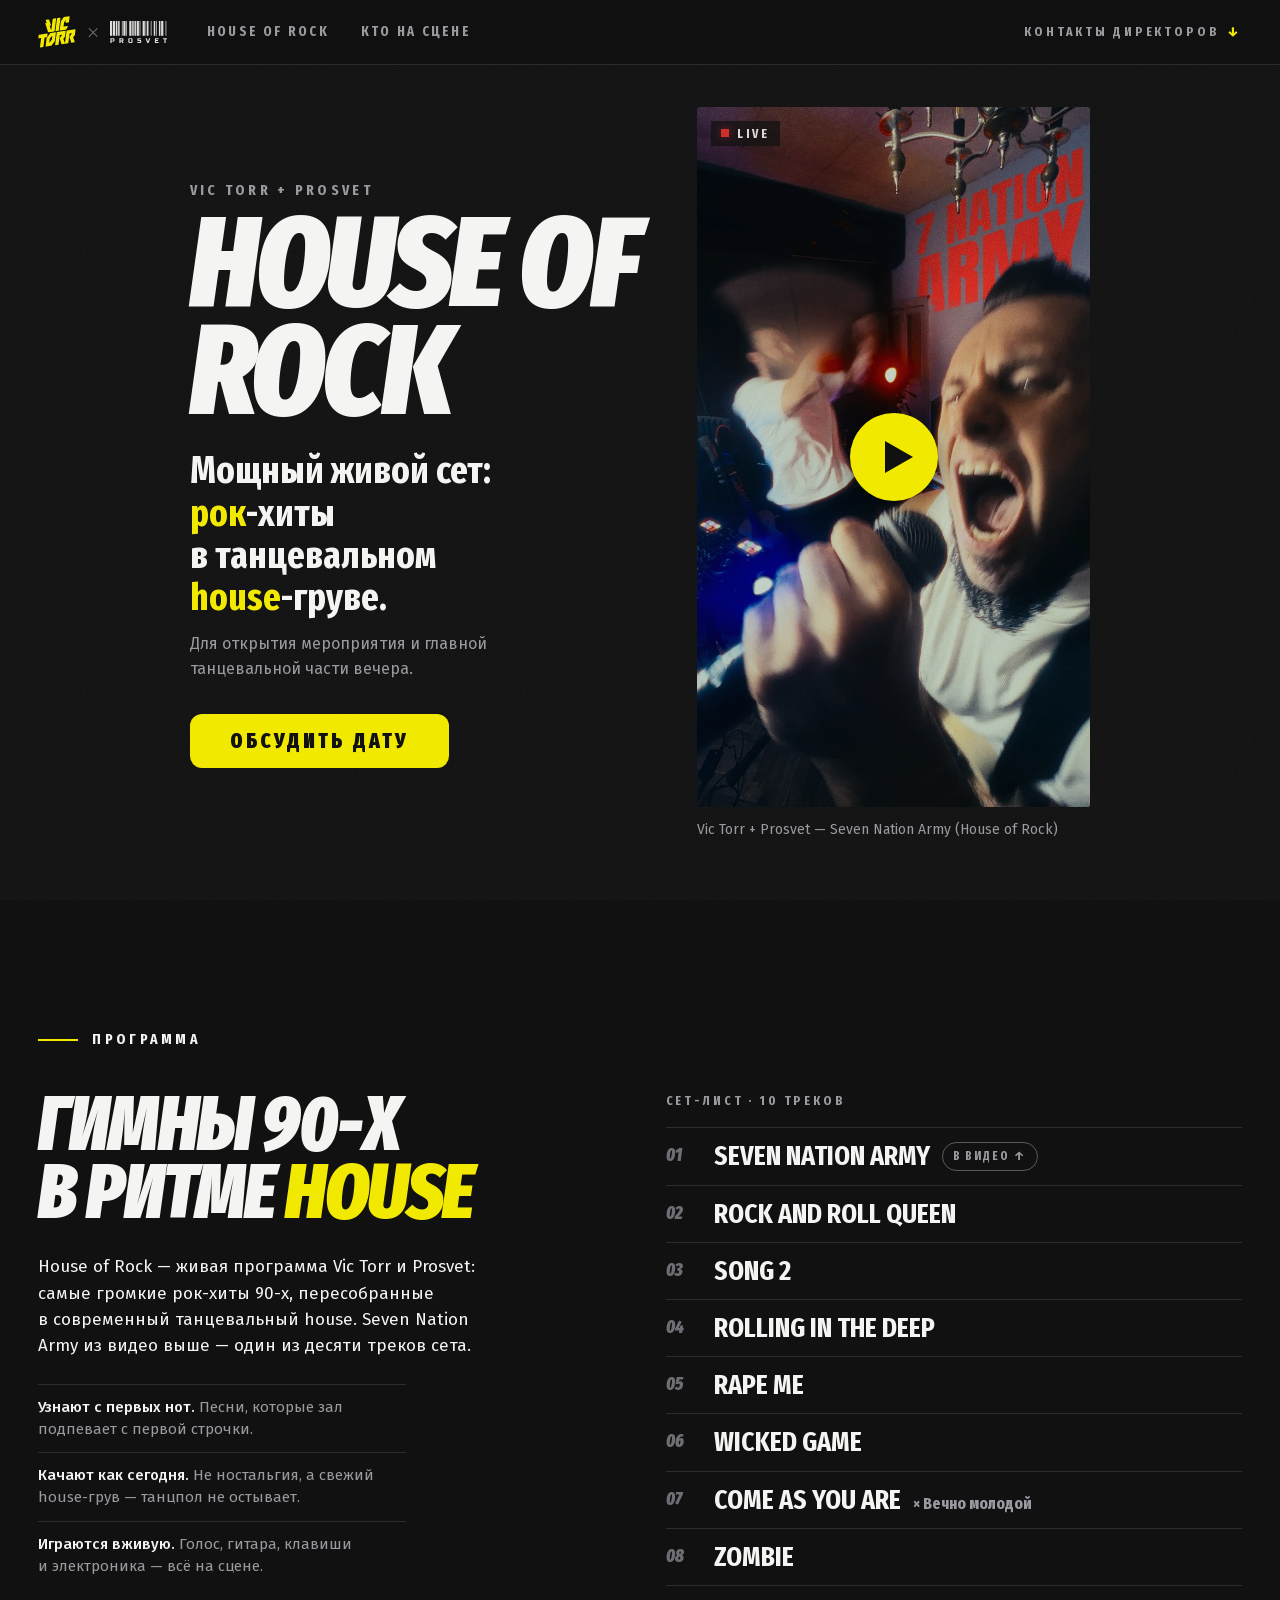
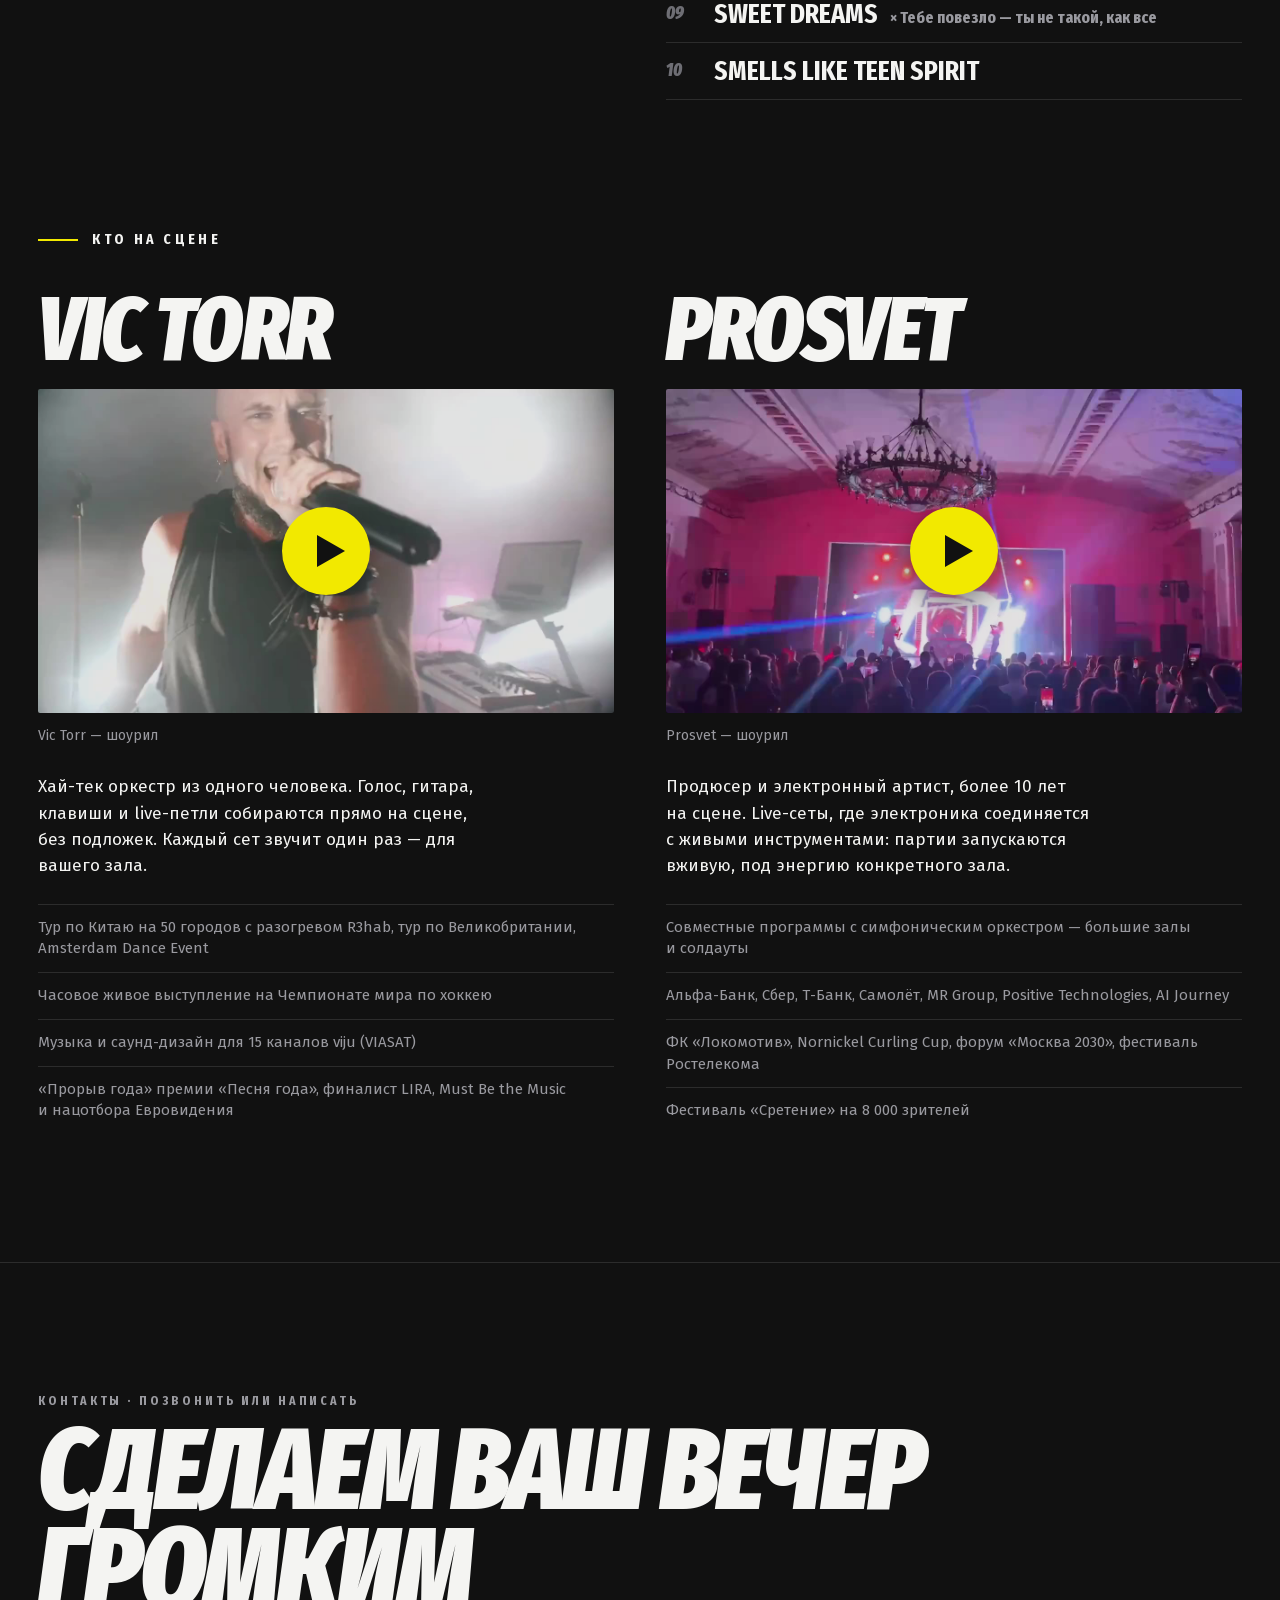
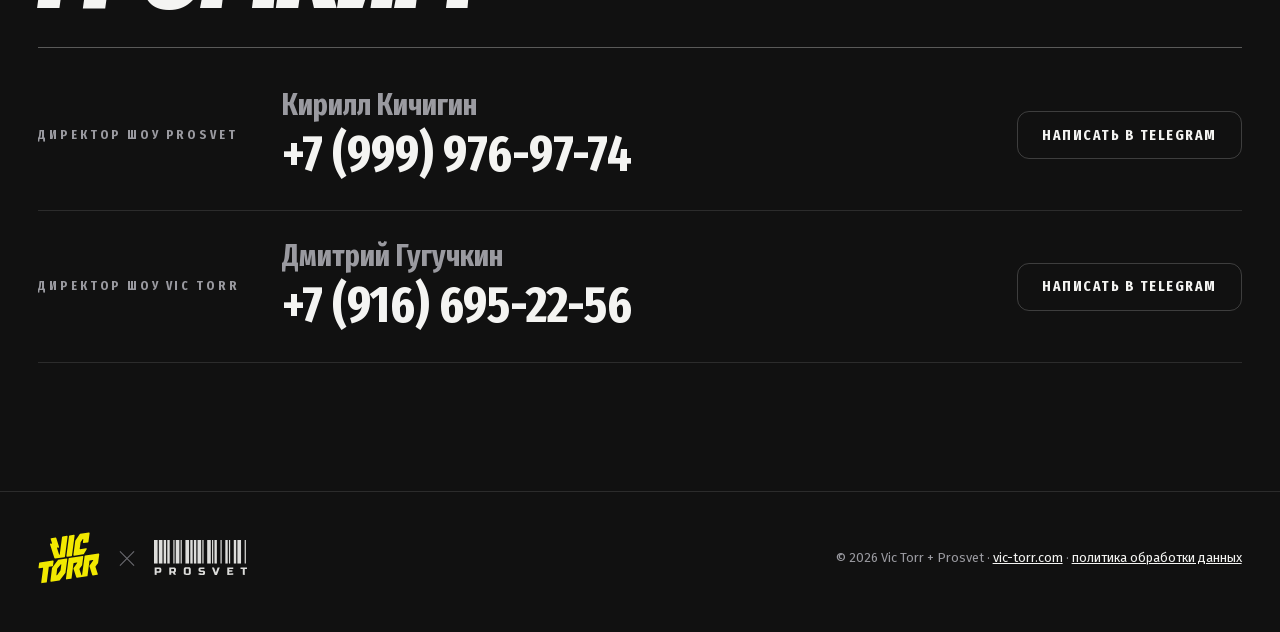
<file: house-of-rock/index.html>
<!DOCTYPE html>
<html lang="ru">
<head>
  <meta charset="utf-8">
  <meta name="viewport" content="width=device-width, initial-scale=1">
  <title>House of Rock — Vic Torr + Prosvet</title>
  <meta name="description" content="Живой сет Vic Torr + Prosvet: рок-хиты в танцевальном house. Для открытий и корпоративов.">
  <meta name="robots" content="noindex">
  <meta name="theme-color" content="#111111">

  <meta property="og:type" content="website">
  <meta property="og:url" content="https://www.vic-torr.com/house-of-rock/">
  <meta property="og:site_name" content="Vic Torr">
  <meta property="og:title" content="House of Rock — Vic Torr + Prosvet">
  <meta property="og:description" content="Живой сет Vic Torr + Prosvet: рок-хиты в танцевальном house. Для открытий и корпоративов.">
  <meta property="og:image" content="https://www.vic-torr.com/house-of-rock/media/hor-7-nation-army-poster.jpg">
  <meta property="og:locale" content="ru_RU">

  <link rel="icon" href="/favicon/favicon.ico" sizes="any">
  <link rel="icon" type="image/png" href="/favicon/favicon-32.png">
  <link rel="apple-touch-icon" href="/favicon/apple-touch-icon.png">
  <link rel="manifest" href="/favicon/site.webmanifest">

  <link rel="preload" href="../fonts/fira-sans-extra-condensed-900i-latin.woff2" as="font" type="font/woff2" crossorigin>
  <link rel="preload" href="../fonts/fira-sans-400-cyrillic.woff2" as="font" type="font/woff2" crossorigin>
  <!-- Общий CSS сайта: шрифты, токены, база, кнопки .btn, маркер .mark -->
  <link rel="stylesheet" href="../style.css">
  <link rel="stylesheet" href="style.css">
</head>
<body>

  <!--
    Все видео и постеры лежат в media/ (относительно этой страницы).
    Переезд на другое хранилище (Yandex Object Storage, Selectel) —
    заменить префикс «media/» в src и poster трёх <video> ниже.
    Плеер: без JS работают нативные controls; main.js прячет их до первого Play.
  -->

  <!-- Липкое меню с самого верха: логотип, разделы, справа нотификатор «Контакты» (подсветка раздела — main.js) -->
  <nav class="hor-nav" aria-label="Разделы">
    <div class="hor-nav__in">
      <!-- Логотипы дуэта: Vic Torr × Prosvet (стили .hor-duet) — в начало страницы; «House of Rock» — к описанию программы -->
      <a class="hor-duet hor-nav__duet" href="#live">
        <img class="hor-duet__vic" src="../images/logo-yellow.svg" alt="Vic Torr">
        <span class="hor-duet__x" aria-hidden="true"></span>
        <img class="hor-duet__prosvet" src="../images/logo-prosvet.svg" alt="Prosvet">
      </a>
      <a class="hor-nav__link" href="#program">House of Rock</a>
      <a class="hor-nav__link" href="#duo"><span class="hor-nav__long">Кто на сцене</span><span class="hor-nav__short">Дуэт</span></a>
      <a class="hor-nav__more" href="#contacts"><span class="hor-nav__long">Контакты директоров</span><span class="hor-nav__short">Контакты</span> <span class="hor-nav__arrow" aria-hidden="true">↓</span></a>
    </div>
  </nav>

  <!-- 1. Первый экран -->
  <header class="hor-hero hor-wrap" id="live">
    <div class="hor-hero__text">
      <p class="hor-hero__over">Vic Torr + Prosvet</p>
      <h1 class="hor-hero__title">House of<br>Rock</h1>
      <p class="hor-hero__sub">Мощный живой сет: <span class="hor-nobr"><em>рок</em>-хиты</span> в&nbsp;танцевальном <span class="hor-nobr"><em>house</em>-груве</span>.</p>
      <p class="hor-hero__note">Для открытия мероприятия и&nbsp;главной танцевальной части вечера.</p>
      <!-- Ведёт к контактам директоров: заказчики звонят или пишут в Telegram -->
      <a class="btn btn--yellow hor-hero__cta" href="#contacts">Обсудить дату</a>
    </div>

    <figure class="hor-video hor-hero__media">
      <div class="hor-player hor-player--vertical">
        <video controls playsinline preload="none" poster="media/hor-7-nation-army-poster.jpg">
          <source src="media/hor-7-nation-army.mp4" type="video/mp4">
        </video>
        <span class="hor-player__tag" aria-hidden="true"><span class="mark"></span>Live</span>
        <button class="hor-player__play" type="button" aria-label="Смотреть: Seven Nation Army (House of Rock)" hidden></button>
      </div>
      <figcaption>Vic Torr + Prosvet — Seven Nation Army (House of Rock)</figcaption>
    </figure>
  </header>

  <div class="hor-rest">
    <!-- 2. Программа: что такое House of Rock + сет-лист (первое видео — трек 01) -->
    <section class="hor-section hor-wrap" id="program">
      <h2 class="hor-label">Программа</h2>
      <div class="hor-program">
        <div class="hor-program__intro reveal">
          <p class="hor-program__title">Гимны 90-х<br>в&nbsp;ритме <em>house</em></p>
          <p class="hor-program__lead">House of&nbsp;Rock&nbsp;— живая программа Vic Torr и&nbsp;Prosvet: самые громкие рок-хиты 90-х, пересобранные в&nbsp;современный танцевальный house. Seven Nation Army из&nbsp;видео выше&nbsp;— один из&nbsp;десяти треков сета.</p>
          <ul class="hor-points">
            <li><b>Узнают с&nbsp;первых нот.</b> Песни, которые зал подпевает с&nbsp;первой строчки.</li>
            <li><b>Качают как сегодня.</b> Не&nbsp;ностальгия, а&nbsp;свежий house-грув&nbsp;— танцпол не&nbsp;остывает.</li>
            <li><b>Играются вживую.</b> Голос, гитара, клавиши и&nbsp;электроника&nbsp;— всё на&nbsp;сцене.</li>
          </ul>
        </div>

        <div class="hor-setlist reveal">
          <p class="hor-setlist__head">Сет-лист · 10&nbsp;треков</p>
          <ol class="hor-setlist__list">
            <li><span class="hor-setlist__song">Seven Nation Army</span> <a class="hor-setlist__tag" href="#live">В видео ↑</a></li>
            <li><span class="hor-setlist__song">Rock and Roll Queen</span></li>
            <li><span class="hor-setlist__song">Song 2</span></li>
            <li><span class="hor-setlist__song">Rolling in the Deep</span></li>
            <li><span class="hor-setlist__song">Rape Me</span></li>
            <li><span class="hor-setlist__song">Wicked Game</span></li>
            <li><span class="hor-setlist__song">Come as You Are</span> <span class="hor-setlist__mix">× Вечно молодой</span></li>
            <li><span class="hor-setlist__song">Zombie</span></li>
            <li><span class="hor-setlist__song">Sweet Dreams</span> <span class="hor-setlist__mix">× Тебе повезло&nbsp;— ты&nbsp;не&nbsp;такой, как все</span></li>
            <li><span class="hor-setlist__song">Smells Like Teen Spirit</span></li>
          </ol>
        </div>
      </div>
    </section>

    <!-- 3. Дуэт -->
    <section class="hor-section hor-wrap" id="duo">
      <h2 class="hor-label">Кто на сцене</h2>
      <div class="hor-duo">
        <article class="hor-artist">
          <h3 class="hor-artist__name">Vic Torr</h3>
          <figure class="hor-video">
            <div class="hor-player">
              <video controls playsinline preload="none" poster="media/vic-torr-showreel-poster.jpg">
                <source src="media/vic-torr-showreel.mp4" type="video/mp4">
              </video>
              <button class="hor-player__play" type="button" aria-label="Смотреть: Vic Torr — шоурил" hidden></button>
            </div>
            <figcaption>Vic Torr — шоурил</figcaption>
          </figure>
          <p class="hor-artist__lead">Хай-тек оркестр из&nbsp;одного человека. Голос, гитара, клавиши и&nbsp;live-петли собираются прямо на&nbsp;сцене, без подложек. Каждый сет звучит один раз — для вашего зала.</p>
          <ul class="hor-facts">
            <li>Тур по&nbsp;Китаю на&nbsp;50 городов с&nbsp;разогревом R3hab, тур по&nbsp;Великобритании, Amsterdam Dance Event</li>
            <li>Часовое живое выступление на&nbsp;Чемпионате мира по&nbsp;хоккею</li>
            <li>Музыка и&nbsp;саунд-дизайн для 15&nbsp;каналов viju (VIASAT)</li>
            <li>«Прорыв года» премии «Песня года», финалист LIRA, Must Be the Music и&nbsp;нацотбора Евровидения</li>
          </ul>
        </article>

        <article class="hor-artist">
          <h3 class="hor-artist__name">Prosvet</h3>
          <!-- TODO: заменить на финальный шоурил Prosvet -->
          <figure class="hor-video">
            <div class="hor-player">
              <video controls playsinline preload="none" poster="media/prosvet-showreel-poster.jpg">
                <source src="media/prosvet-showreel.mp4" type="video/mp4">
              </video>
              <button class="hor-player__play" type="button" aria-label="Смотреть: Prosvet — шоурил" hidden></button>
            </div>
            <figcaption>Prosvet — шоурил</figcaption>
          </figure>
          <p class="hor-artist__lead">Продюсер и&nbsp;электронный артист, более 10&nbsp;лет на&nbsp;сцене. Live-сеты, где электроника соединяется с&nbsp;живыми инструментами: партии запускаются вживую, под энергию конкретного зала.</p>
          <ul class="hor-facts">
            <li>Совместные программы с&nbsp;симфоническим оркестром — большие залы и&nbsp;солдауты</li>
            <li>Альфа-Банк, Сбер, Т-Банк, Самолёт, MR Group, Positive Technologies, AI Journey</li>
            <li>ФК «Локомотив», Nornickel Curling Cup, форум «Москва 2030», фестиваль Ростелекома</li>
            <li>Фестиваль «Сретение» на&nbsp;8&nbsp;000 зрителей</li>
          </ul>
        </article>
      </div>
    </section>
  </div>

  <!-- 4. Контакты — директора обоих шоу -->
  <section class="hor-contacts" id="contacts">
    <div class="hor-wrap">
      <div class="hor-head reveal">
        <p class="hor-head__kind">Контакты · позвонить или написать</p>
        <h2 class="hor-head__title hor-head__title--phrase">Сделаем ваш вечер громким</h2>
        <span class="hor-head__rule" aria-hidden="true"></span>
      </div>

      <ul class="hor-contacts__list reveal">
        <li class="hor-contacts__row">
          <span class="hor-contacts__label">Директор шоу Prosvet</span>
          <span class="hor-contacts__name">Кирилл Кичигин</span>
          <a class="hor-contacts__value" href="tel:+79999769774">+7&nbsp;(999)&nbsp;976-97-74</a>
          <a class="btn btn--line hor-contacts__tg" href="https://t.me/PROSVET_st" target="_blank" rel="noopener">Написать в Telegram</a>
        </li>
        <li class="hor-contacts__row">
          <span class="hor-contacts__label">Директор шоу Vic Torr</span>
          <span class="hor-contacts__name">Дмитрий Гугучкин</span>
          <a class="hor-contacts__value" href="tel:+79166952256">+7&nbsp;(916)&nbsp;695-22-56</a>
          <a class="btn btn--line hor-contacts__tg" href="https://t.me/dgugu" target="_blank" rel="noopener">Написать в Telegram</a>
        </li>
      </ul>
    </div>
  </section>

  <footer class="hor-foot">
    <div class="hor-wrap hor-foot__in">
      <a class="hor-duet hor-foot__duet" href="#live">
        <img class="hor-duet__vic" src="../images/logo-yellow.svg" alt="Vic Torr">
        <span class="hor-duet__x" aria-hidden="true"></span>
        <img class="hor-duet__prosvet" src="../images/logo-prosvet.svg" alt="Prosvet">
      </a>
      <div class="hor-foot__info">© 2026 Vic Torr + Prosvet · <a href="../">vic-torr.com</a> · <a href="#privacy" data-privacy>политика обработки данных</a></div>
    </div>
  </footer>

  <!-- Политика обработки данных — копия dialog#privacy с главной (152-ФЗ: форма собирает контакты) -->
  <dialog class="privacy" id="privacy" aria-labelledby="privacy-title">
    <div class="privacy__body">
      <button type="button" class="privacy__close" data-close aria-label="Закрыть">×</button>
      <h2 class="h2 privacy__title" id="privacy-title">Политика обработки данных</h2>
      <p>Этот сайт не использует cookies, счётчики и системы аналитики и не собирает данные посетителей автоматически.</p>
      <p>Персональные данные — телефон, имя пользователя Telegram, адрес электронной почты и текст сообщения — обрабатываются только в том случае, если вы сами отправляете заявку через форму BOOKING или пишете нам напрямую.</p>
      <p>Данные используются исключительно для того, чтобы связаться с вами и обсудить концерт или сотрудничество. Мы не продаём, не публикуем и не передаём их третьим лицам, за исключением случаев, предусмотренных законодательством. Для доставки заявки используются Telegram и электронная почта.</p>
      <p>Отправляя форму, вы соглашаетесь на обработку указанных данных для этой цели. Данные хранятся не дольше, чем это необходимо для ответа и дальнейшего общения по заявке.</p>
      <p>Подписка на Telegram-канал происходит на стороне Telegram — сайт не получает и не хранит данные подписчиков.</p>
      <p>Чтобы уточнить, изменить или удалить свои данные, напишите на <a href="mailto:vic.torr.live@gmail.com">vic.torr.live@gmail.com</a>.</p>
    </div>
  </dialog>

  <script src="main.js"></script>
</body>
</html>
</file>
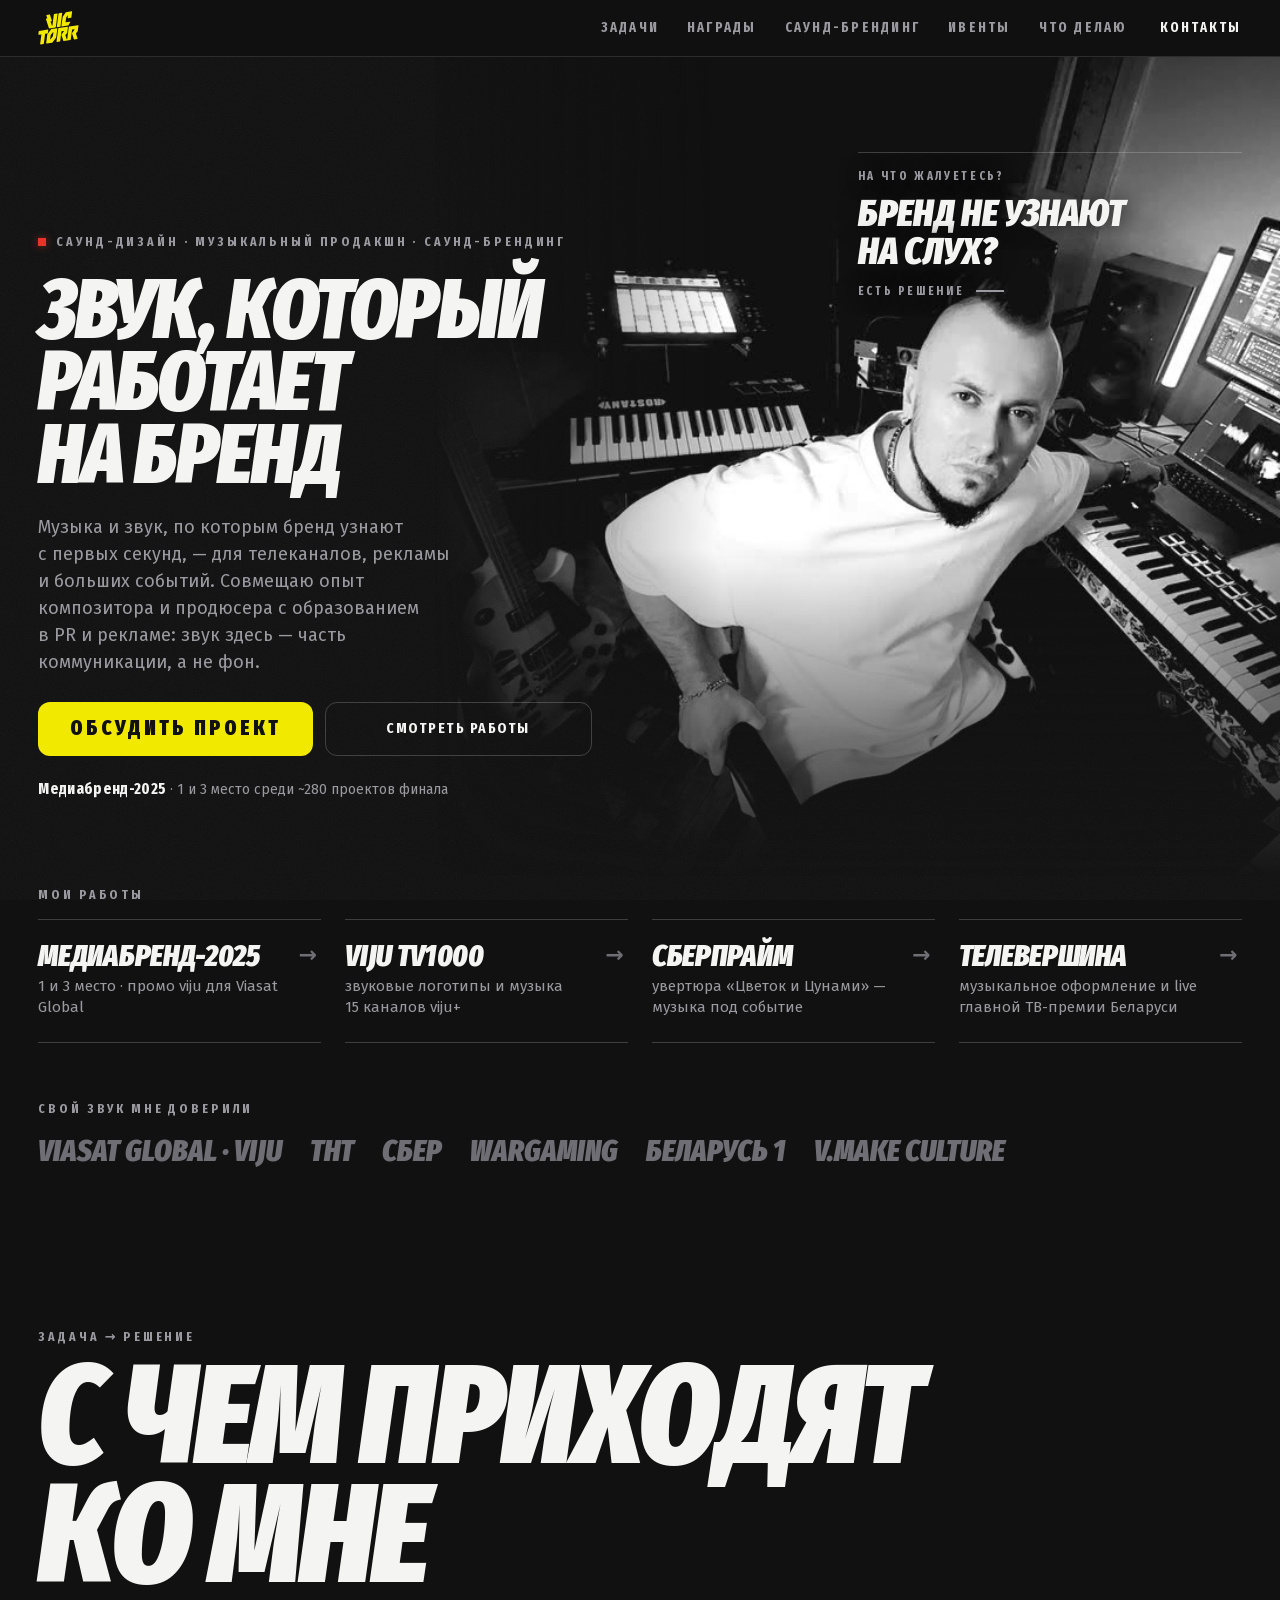
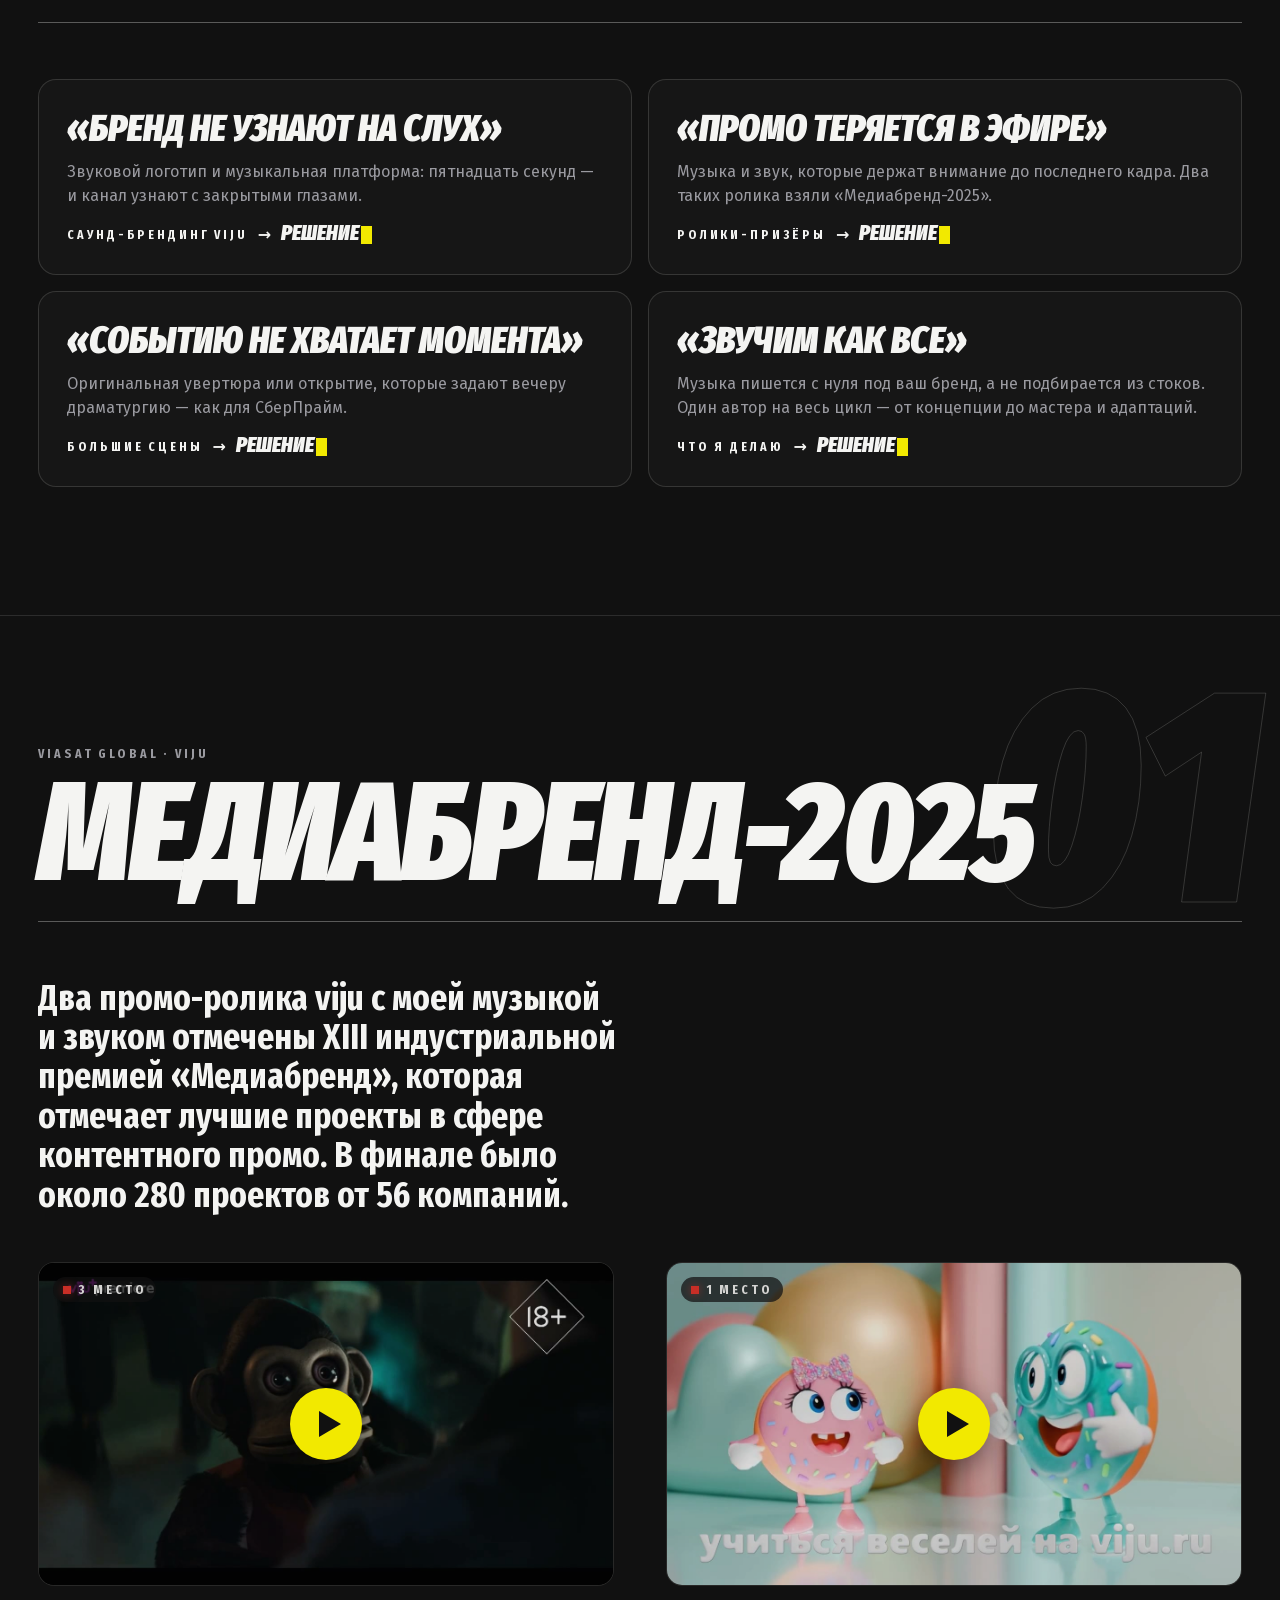
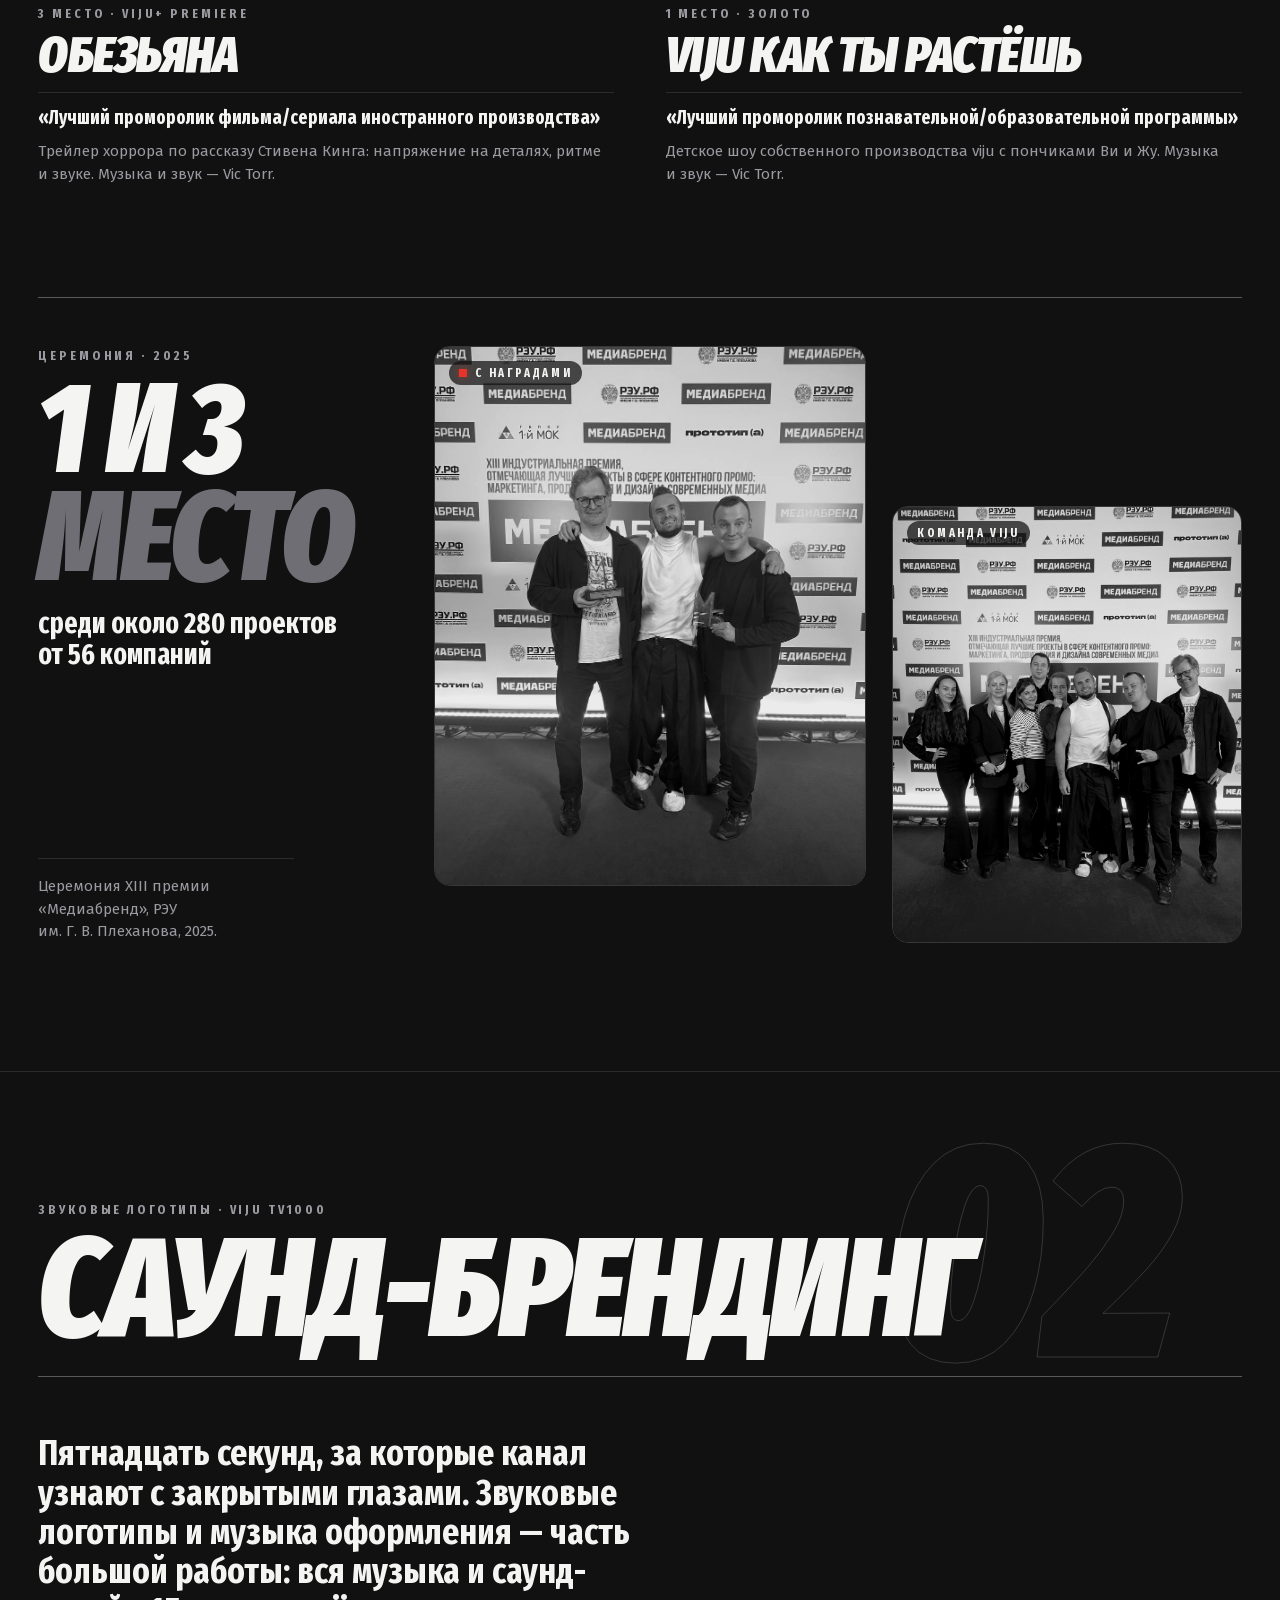
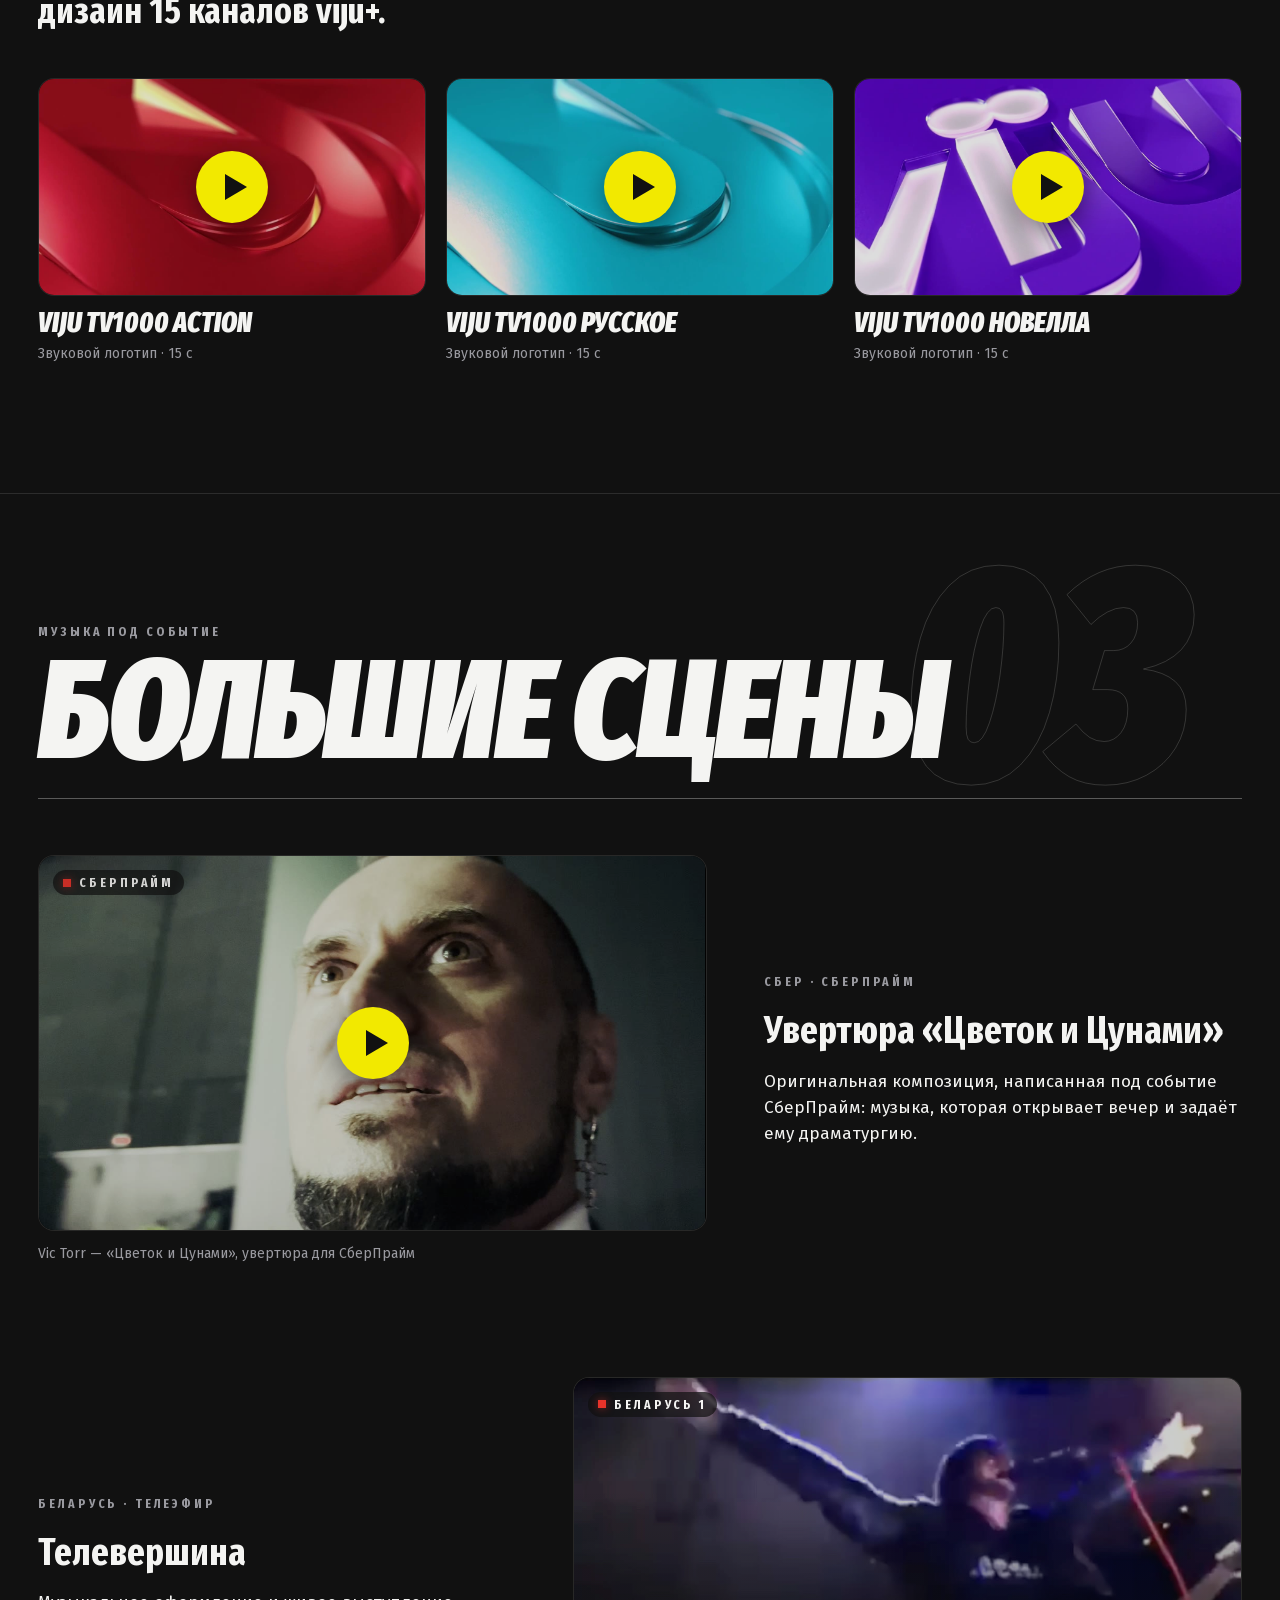
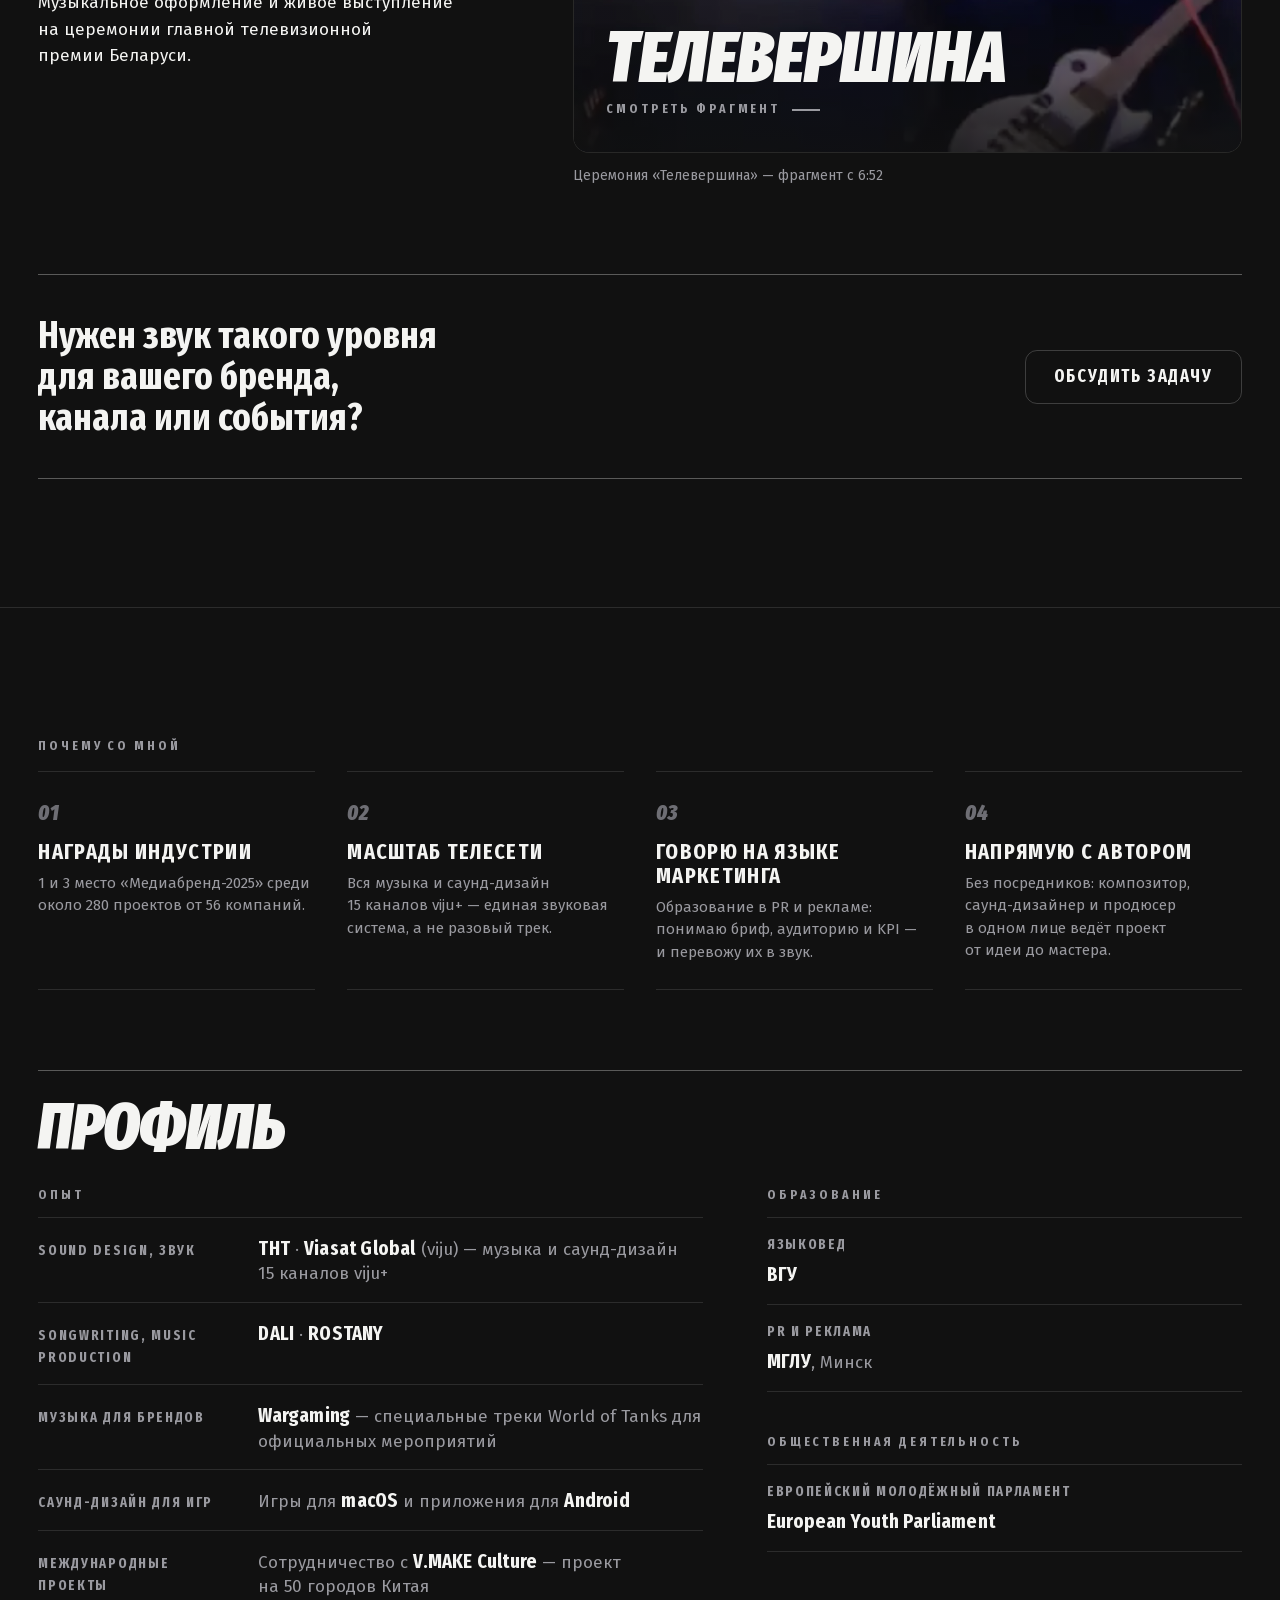
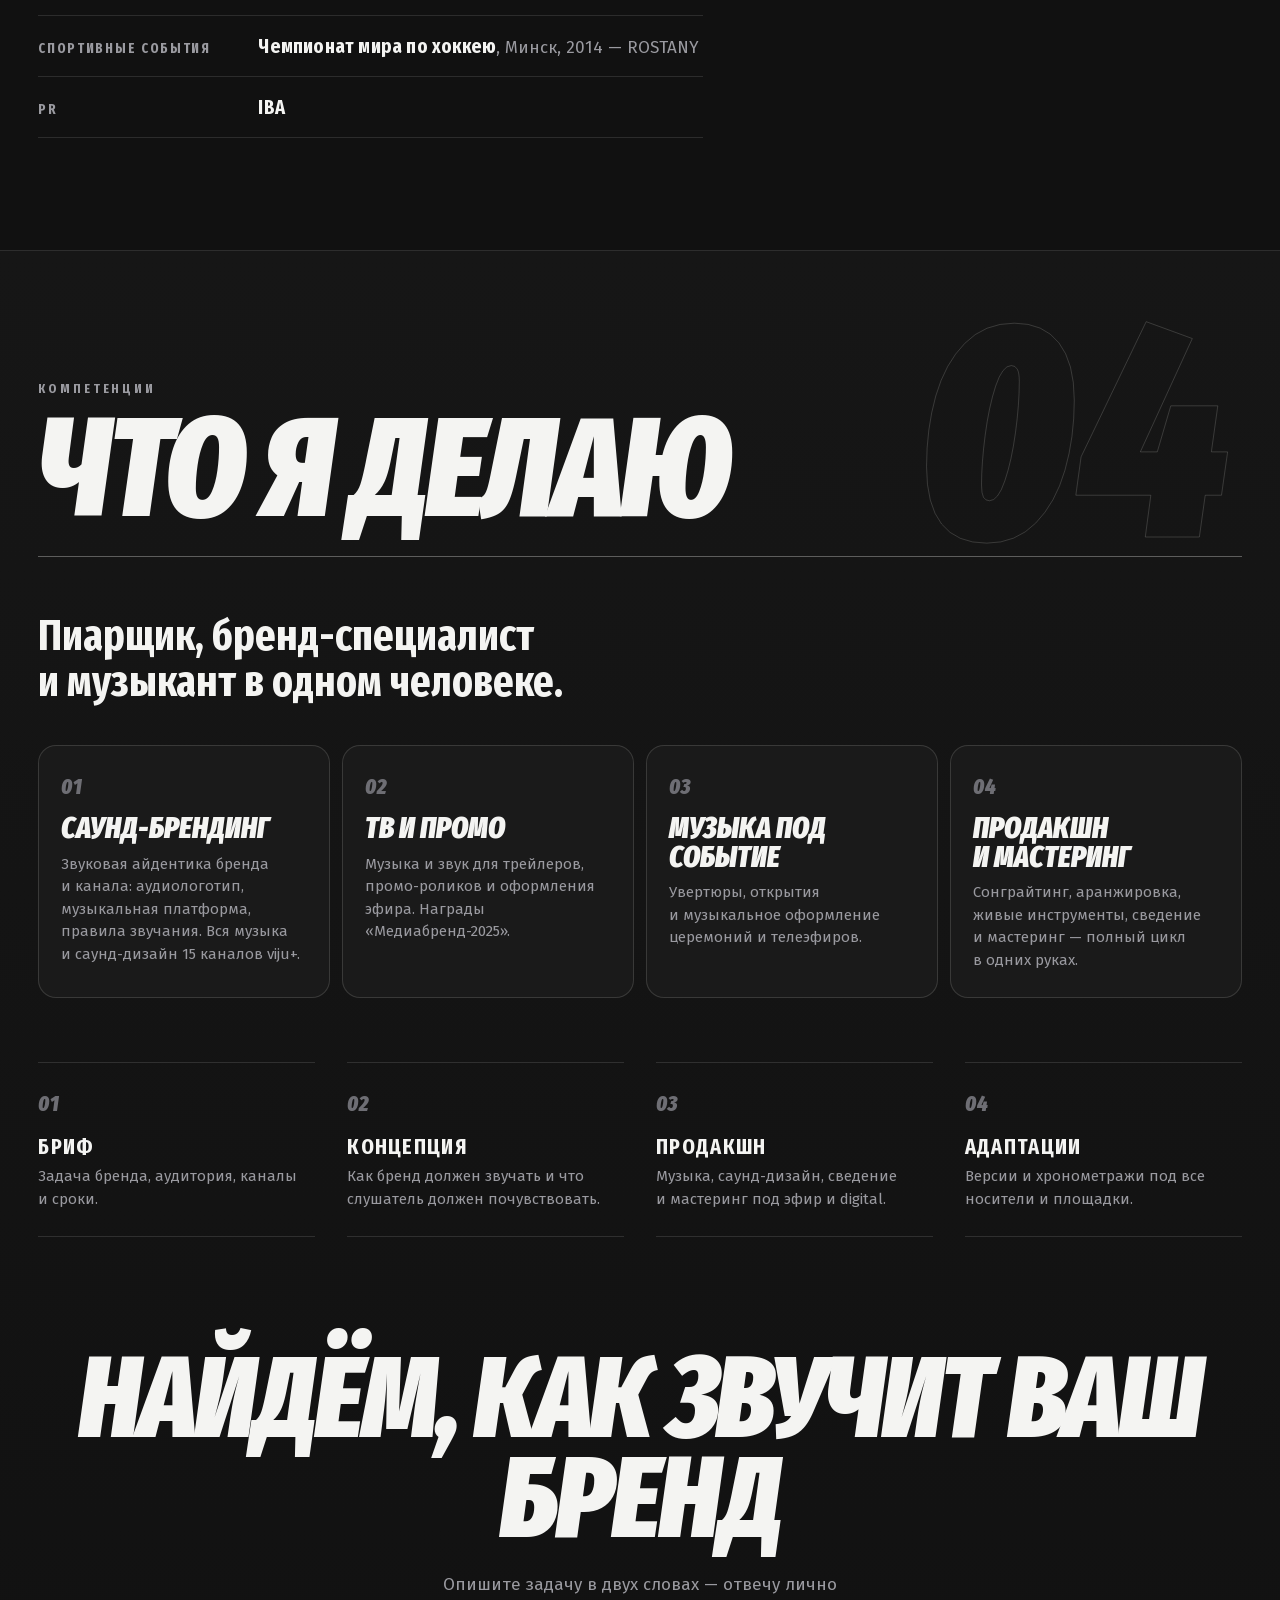
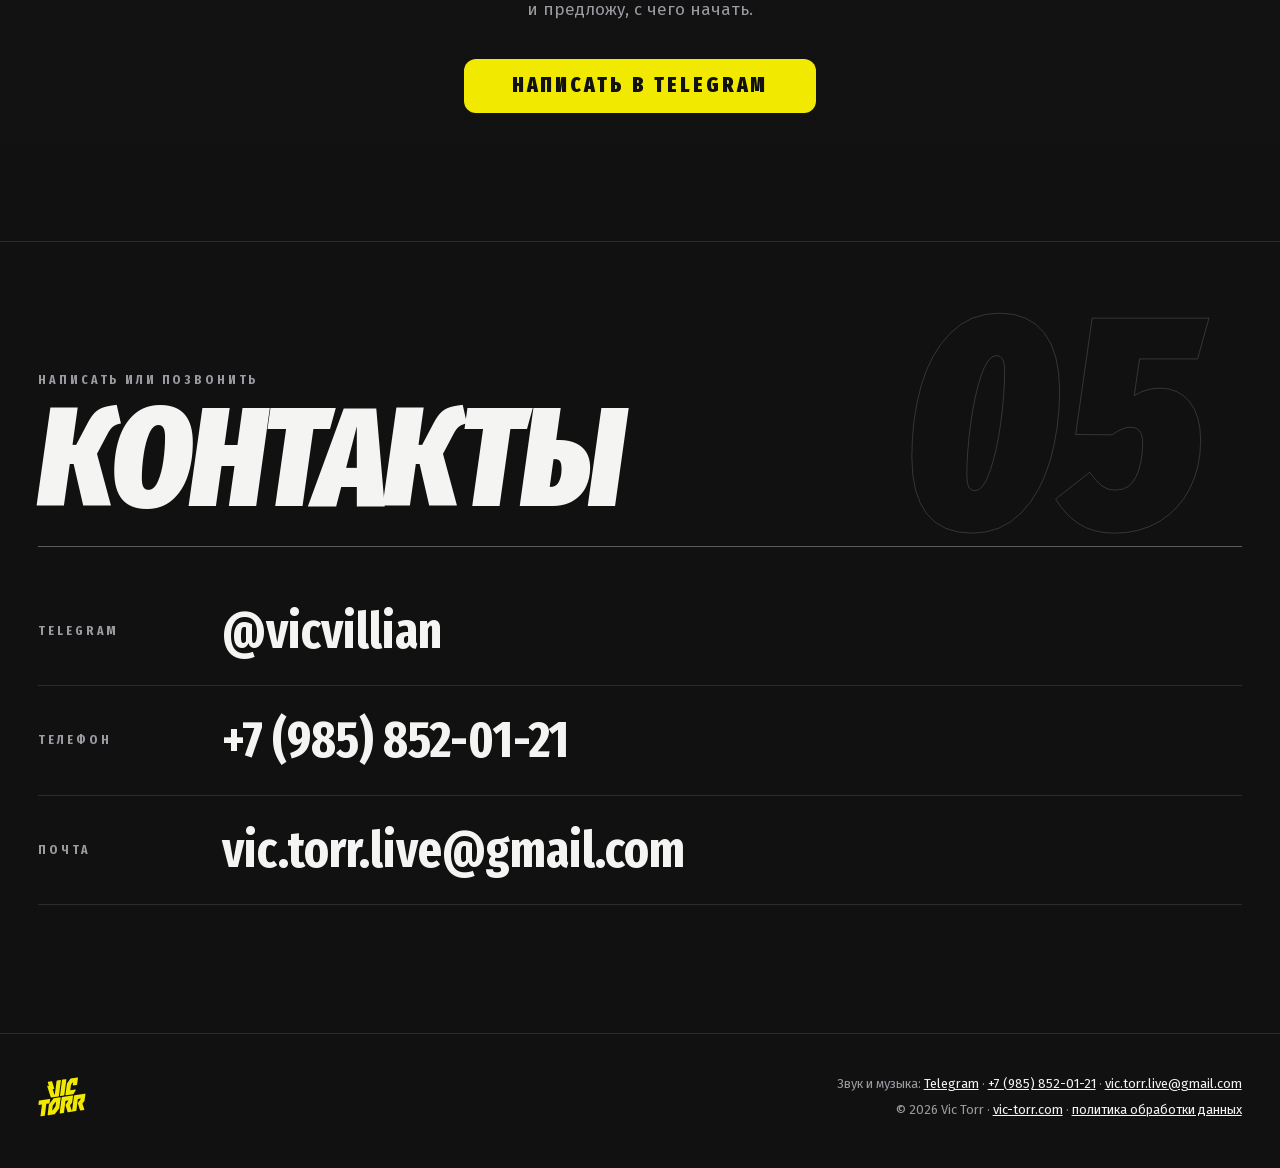
<file: sound/index.html>
<!DOCTYPE html>
<html lang="ru">
<head>
  <meta charset="utf-8">
  <meta name="viewport" content="width=device-width, initial-scale=1">
  <title>Vic Torr — звук для брендов и ТВ</title>
  <meta name="description" content="Vic Torr — саунд-дизайнер, музыкальный продюсер и специалист по саунд-брендингу: музыка и звук для брендов, телевидения и событий. Награды «Медиабренд-2025».">
  <meta name="theme-color" content="#111111">

  <meta property="og:type" content="website">
  <meta property="og:url" content="https://www.vic-torr.com/sound/">
  <meta property="og:site_name" content="Vic Torr">
  <meta property="og:title" content="Vic Torr — звук для брендов и ТВ">
  <meta property="og:description" content="Саунд-брендинг, музыка для ТВ и промо, музыка под событие. Награды «Медиабренд-2025».">
  <meta property="og:image" content="https://www.vic-torr.com/sound/images/mediabrand-2025-trio.jpg">
  <meta property="og:locale" content="ru_RU">

  <link rel="icon" href="/favicon/favicon.ico" sizes="any">
  <link rel="icon" type="image/png" href="/favicon/favicon-32.png">
  <link rel="apple-touch-icon" href="/favicon/apple-touch-icon.png">
  <link rel="manifest" href="/favicon/site.webmanifest">

  <link rel="preload" href="../fonts/fira-sans-extra-condensed-900i-latin.woff2" as="font" type="font/woff2" crossorigin>
  <link rel="preload" href="../fonts/fira-sans-400-cyrillic.woff2" as="font" type="font/woff2" crossorigin>
  <!-- База сайта (шрифты, токены, .btn, .privacy, .mark) + общие блоки corp/ (главы, плеер, меню, контакты, подвал) + своё -->
  <link rel="stylesheet" href="../style.css">
  <link rel="stylesheet" href="../corp/style.css">
  <link rel="stylesheet" href="style.css">

  <!-- Яндекс Метрика — тот же счётчик, что на главной и corp/ -->
  <script>
    window.YM_ID = 113827995;
    if (window.YM_ID) {
      (function(m,e,t,r,i,k,a){m[i]=m[i]||function(){(m[i].a=m[i].a||[]).push(arguments)};
      m[i].l=1*new Date();
      for (var j = 0; j < document.scripts.length; j++) {if (document.scripts[j].src === r) { return; }}
      k=e.createElement(t),a=e.getElementsByTagName(t)[0],k.async=1,k.src=r,a.parentNode.insertBefore(k,a)})
      (window, document, 'script', 'https://mc.yandex.ru/metrika/tag.js?id=' + window.YM_ID, 'ym');
      ym(window.YM_ID, 'init', { ssr: true, webvisor: true, clickmap: true, trackLinks: true, accurateTrackBounce: true });
    }
  </script>
</head>
<body>

  <!--
    Видео:
      Обезьяна            — media/viju-obezyana.mp4 (эта папка)
      viju как ты растёшь — media/viju-kak-ty-rastesh.mp4
      Звуковые логотипы   — media/viju-tv1000-action|russkoe|novella.mp4 (15 с)
      Цветок и Цунами     — ../corp/media/tsvetok-i-tsunami.mp4 (не дублируем)
      Телевершина         — пока ссылка на YouTube; после выгрузки исходника: media/televershina.mp4
    Новую работу добавлять карточкой .snd-work (или .snd-logo для звуковых логотипов) в нужную главу.
  -->

  <!-- Липкое меню с самого верха (как в house-of-rock/): логотип, разделы, справа «Контакты» -->
  <nav class="corp-nav snd-nav" aria-label="Разделы">
    <div class="corp-nav__in">
      <a class="snd-nav__logo" href="#top"><img src="../images/logo-yellow.svg" alt="Vic Torr" width="120" height="40"></a>
      <a class="corp-nav__link snd-nav__wide" href="#tasks">Задачи</a>
      <a class="corp-nav__link" href="#awards">Награды</a>
      <a class="corp-nav__link" href="#branding"><span class="snd-long">Саунд-брендинг</span><span class="snd-short">Брендинг</span></a>
      <a class="corp-nav__link" href="#events">Ивенты</a>
      <a class="corp-nav__link snd-nav__wide" href="#services">Что делаю</a>
      <a class="corp-nav__link corp-nav__link--contacts snd-nav__contacts" href="#contacts" aria-label="Контакты">
        <svg class="corp-nav__icon" viewBox="0 0 24 24" width="18" height="18" aria-hidden="true"><path d="M6.6 10.8a15.1 15.1 0 0 0 6.6 6.6l2.2-2.2a1 1 0 0 1 1-.25 11.4 11.4 0 0 0 3.6.57 1 1 0 0 1 1 1V20a1 1 0 0 1-1 1A17 17 0 0 1 3 4a1 1 0 0 1 1-1h3.5a1 1 0 0 1 1 1c0 1.25.2 2.45.57 3.57a1 1 0 0 1-.25 1z" fill="currentColor"/></svg>
        <span class="corp-nav__text">Контакты</span>
      </a>
    </div>
  </nav>

  <!-- 1. Первый экран: фото в студии + обещание + CTA.
       Фото — sound/images/vic-studio-*.jpg (ч/б, из «Vic Torr - Sound Design 03»):
       до 640px вертикальный кадр полосой сверху, с 640px — широкий справа, текст слева на тёмной части -->
  <header class="snd-hero" id="top">
    <picture class="snd-hero__photo">
      <source media="(min-width: 640px)" srcset="images/vic-studio-wide.jpg" width="1424" height="1068">
      <img src="images/vic-studio-tall.jpg" alt="Vic Torr в своей студии за клавишными" width="720" height="890" fetchpriority="high">
    </picture>
    <span class="snd-hero__shade" aria-hidden="true"></span>

    <div class="corp-wrap snd-hero__in">
      <div class="snd-hero__text">
        <p class="snd-hero__roles"><span class="mark"></span>Саунд-дизайн · Музыкальный продакшн · Саунд-брендинг</p>
        <h1 class="snd-hero__title">Звук, который работает на&nbsp;бренд</h1>
        <p class="snd-hero__lead">Музыка и&nbsp;звук, по&nbsp;которым бренд узнают с&nbsp;первых секунд,&nbsp;— для телеканалов, рекламы и&nbsp;больших событий. Совмещаю опыт композитора и&nbsp;продюсера с&nbsp;образованием в&nbsp;PR и&nbsp;рекламе: звук здесь&nbsp;— часть коммуникации, а&nbsp;не&nbsp;фон.</p>
        <div class="corp-actions snd-hero__actions">
          <a class="btn btn--yellow" href="#contacts">Обсудить проект</a>
          <a class="btn btn--line" href="#awards">Смотреть работы</a>
        </div>
        <p class="snd-hero__proof"><b>Медиабренд-2025</b> · 1&nbsp;и&nbsp;3&nbsp;место среди ~280&nbsp;проектов финала</p>
      </div>

      <!-- Динамика первого экрана: «печатается» боль клиента, жёлтый DOS-курсор мигает (как стрелка на corp/).
           Клик ведёт в «С чем приходят ко мне». Фразы — в data-phrases через «|», без JS видна первая -->
      <a class="snd-type" href="#tasks" data-phrases="Бренд не&nbsp;узнают на&nbsp;слух?|Промо теряется в&nbsp;эфире?|Событию не&nbsp;хватает момента?|Звучим как все?">
        <span class="snd-type__over">На&nbsp;что жалуетесь?</span>
        <span class="snd-type__line"><span class="snd-type__text">Бренд не&nbsp;узнают на&nbsp;слух?</span><span class="snd-type__cursor" aria-hidden="true"></span></span>
        <span class="snd-type__go">Есть решение</span>
      </a>
    </div>
  </header>

  <!-- Полоса доказательств: доска главных вех (каждая ведёт к своей главе) + кто доверял звук -->
  <section class="snd-proof corp-wrap" aria-label="Главные работы и заказчики">
    <nav class="snd-board" aria-label="Мои работы">
      <p class="snd-board__head">Мои работы</p>
      <a class="snd-board__row" href="#awards">
        <span class="snd-board__name">Медиабренд-2025</span>
        <span class="snd-board__note">1 и&nbsp;3 место · промо viju для Viasat Global</span>
      </a>
      <a class="snd-board__row" href="#branding">
        <span class="snd-board__name">viju TV1000</span>
        <span class="snd-board__note">звуковые логотипы и&nbsp;музыка 15&nbsp;каналов viju+</span>
      </a>
      <a class="snd-board__row" href="#sber">
        <span class="snd-board__name">СберПрайм</span>
        <span class="snd-board__note">увертюра «Цветок и&nbsp;Цунами» — музыка под событие</span>
      </a>
      <a class="snd-board__row" href="#televershina">
        <span class="snd-board__name">Телевершина</span>
        <span class="snd-board__note">музыкальное оформление и&nbsp;live главной ТВ-премии Беларуси</span>
      </a>
    </nav>

    <div class="snd-clients">
      <p class="snd-board__head">Свой звук мне доверили</p>
      <ul class="snd-clients__list">
        <li>Viasat Global · viju</li>
        <li>ТНТ</li>
        <li>Сбер</li>
        <li>Wargaming</li>
        <li>Беларусь&nbsp;1</li>
        <li>V.MAKE Culture</li>
      </ul>
    </div>
  </section>

  <main>
    <!-- Задача → решение: клиент узнаёт свою проблему и видит, где на странице доказательство -->
    <section id="tasks" class="corp-show snd-tasks">
      <div class="corp-wrap">
        <div class="corp-head reveal">
          <p class="corp-head__kind">Задача → решение</p>
          <h2 class="corp-head__title">С&nbsp;чем приходят ко&nbsp;мне</h2>
          <span class="corp-head__rule" aria-hidden="true"></span>
        </div>

        <ul class="snd-tasks__list">
          <li class="snd-task reveal">
            <p class="snd-task__pain">«Бренд не&nbsp;узнают на&nbsp;слух»</p>
            <p class="snd-task__fix">Звуковой логотип и&nbsp;музыкальная платформа: пятнадцать секунд&nbsp;— и&nbsp;канал узнают с&nbsp;закрытыми глазами.</p>
            <a class="snd-task__go" href="#branding">Саунд-брендинг viju<span class="snd-task__arrow" aria-hidden="true">→</span><span class="snd-task__ans"><span class="snd-task__word">решение</span><span class="snd-task__cur" aria-hidden="true"></span></span></a>
          </li>
          <li class="snd-task reveal">
            <p class="snd-task__pain">«Промо теряется в&nbsp;эфире»</p>
            <p class="snd-task__fix">Музыка и&nbsp;звук, которые держат внимание до&nbsp;последнего кадра. Два таких ролика взяли «Медиабренд-2025».</p>
            <a class="snd-task__go" href="#awards">Ролики-призёры<span class="snd-task__arrow" aria-hidden="true">→</span><span class="snd-task__ans"><span class="snd-task__word">решение</span><span class="snd-task__cur" aria-hidden="true"></span></span></a>
          </li>
          <li class="snd-task reveal">
            <p class="snd-task__pain">«Событию не&nbsp;хватает момента»</p>
            <p class="snd-task__fix">Оригинальная увертюра или открытие, которые задают вечеру драматургию&nbsp;— как для СберПрайм.</p>
            <a class="snd-task__go" href="#events">Большие сцены<span class="snd-task__arrow" aria-hidden="true">→</span><span class="snd-task__ans"><span class="snd-task__word">решение</span><span class="snd-task__cur" aria-hidden="true"></span></span></a>
          </li>
          <li class="snd-task reveal">
            <p class="snd-task__pain">«Звучим как все»</p>
            <p class="snd-task__fix">Музыка пишется с&nbsp;нуля под ваш бренд, а&nbsp;не&nbsp;подбирается из&nbsp;стоков. Один автор на&nbsp;весь цикл&nbsp;— от&nbsp;концепции до&nbsp;мастера и&nbsp;адаптаций.</p>
            <a class="snd-task__go" href="#services">Что я&nbsp;делаю<span class="snd-task__arrow" aria-hidden="true">→</span><span class="snd-task__ans"><span class="snd-task__word">решение</span><span class="snd-task__cur" aria-hidden="true"></span></span></a>
          </li>
        </ul>
      </div>
    </section>

    <!-- 2. Медиабренд-2025: «Обезьяна» первой — серьёзное кино, затем viju -->
    <section id="awards" class="corp-show">
      <div class="corp-wrap">
        <div class="corp-head reveal">
          <span class="corp-head__num" aria-hidden="true">01</span>
          <p class="corp-head__kind">Viasat Global · viju</p>
          <h2 class="corp-head__title">Медиабренд-2025</h2>
          <span class="corp-head__rule" aria-hidden="true"></span>
        </div>

        <p class="snd-lead reveal">Два промо-ролика viju с&nbsp;моей музыкой и&nbsp;звуком отмечены XIII&nbsp;индустриальной премией «Медиабренд», которая отмечает лучшие проекты в&nbsp;сфере контентного промо. В&nbsp;финале было около 280&nbsp;проектов от&nbsp;56&nbsp;компаний.</p>

        <div class="snd-works">
          <article class="snd-work reveal">
            <div class="corp-player">
              <video controls playsinline preload="none" poster="media/viju-obezyana-poster.jpg">
                <source src="media/viju-obezyana.mp4" type="video/mp4">
              </video>
              <span class="corp-player__tag" aria-hidden="true"><span class="mark"></span>3 место</span>
              <button class="corp-player__play" type="button" aria-label="Смотреть: Обезьяна — трейлер для viju+ Premiere" hidden></button>
            </div>
            <p class="snd-work__place">3 место · viju+ Premiere</p>
            <h3 class="snd-work__title">Обезьяна</h3>
            <p class="snd-work__nom">«Лучший проморолик фильма/сериала иностранного производства»</p>
            <p class="snd-work__text">Трейлер хоррора по&nbsp;рассказу Стивена Кинга: напряжение на&nbsp;деталях, ритме и&nbsp;звуке. Музыка и&nbsp;звук&nbsp;— Vic&nbsp;Torr.</p>
          </article>

          <article class="snd-work reveal">
            <div class="corp-player">
              <video controls playsinline preload="none" poster="media/viju-kak-ty-rastesh-poster.jpg">
                <source src="media/viju-kak-ty-rastesh.mp4" type="video/mp4">
              </video>
              <span class="corp-player__tag" aria-hidden="true"><span class="mark"></span>1 место</span>
              <button class="corp-player__play" type="button" aria-label="Смотреть: viju как ты растёшь — проморолик" hidden></button>
            </div>
            <p class="snd-work__place">1 место · золото</p>
            <h3 class="snd-work__title">viju как ты&nbsp;растёшь</h3>
            <p class="snd-work__nom">«Лучший проморолик познавательной/образовательной программы»</p>
            <p class="snd-work__text">Детское шоу собственного производства viju с&nbsp;пончиками Ви и&nbsp;Жу. Музыка и&nbsp;звук&nbsp;— Vic&nbsp;Torr.</p>
          </article>
        </div>

        <!-- Церемония: слева итог крупно, справа два фото со сдвигом. Фото в ч/б (как шапка), цвет — при наведении -->
        <div class="snd-stage">
          <div class="snd-stage__text reveal">
            <p class="snd-work__place">Церемония · 2025</p>
            <p class="snd-stage__big">1&nbsp;и&nbsp;3 <span>место</span></p>
            <p class="snd-stage__note">среди около 280&nbsp;проектов от&nbsp;56&nbsp;компаний</p>
            <p class="snd-stage__cap">Церемония XIII премии «Медиабренд», РЭУ им.&nbsp;Г.&nbsp;В.&nbsp;Плеханова, 2025.</p>
          </div>
          <figure class="snd-photo snd-photo--a reveal">
            <img src="images/mediabrand-2025-trio.jpg" alt="Vic Torr и коллеги с наградами «Медиабренд»" width="960" height="1280" loading="lazy">
            <figcaption class="corp-player__tag"><span class="mark"></span>С&nbsp;наградами</figcaption>
          </figure>
          <figure class="snd-photo snd-photo--b reveal">
            <img src="images/mediabrand-2025-team.jpg" alt="Команда на церемонии «Медиабренд-2025»" width="960" height="1280" loading="lazy">
            <figcaption class="corp-player__tag">Команда viju</figcaption>
          </figure>
        </div>
      </div>
    </section>

    <!-- 3. Саунд-брендинг: звуковые логотипы. Сюда же добавлять новые -->
    <section id="branding" class="corp-show">
      <div class="corp-wrap">
        <div class="corp-head reveal">
          <span class="corp-head__num" aria-hidden="true">02</span>
          <p class="corp-head__kind">Звуковые логотипы · viju TV1000</p>
          <h2 class="corp-head__title">Саунд-брендинг</h2>
          <span class="corp-head__rule" aria-hidden="true"></span>
        </div>

        <p class="snd-lead reveal">Пятнадцать секунд, за&nbsp;которые канал узнают с&nbsp;закрытыми глазами. Звуковые логотипы и&nbsp;музыка оформления&nbsp;— часть большой работы: вся музыка и&nbsp;саунд-дизайн 15&nbsp;каналов viju+.</p>

        <div class="snd-logos">
          <article class="snd-logo reveal">
            <div class="corp-player">
              <video controls playsinline preload="none" poster="media/viju-tv1000-action-poster.jpg">
                <source src="media/viju-tv1000-action.mp4" type="video/mp4">
              </video>
              <button class="corp-player__play" type="button" aria-label="Смотреть: viju TV1000 action — звуковой логотип" hidden></button>
            </div>
            <h3 class="snd-logo__title">viju TV1000 action</h3>
            <p class="snd-logo__text">Звуковой логотип · 15&nbsp;с</p>
          </article>
          <article class="snd-logo reveal">
            <div class="corp-player">
              <video controls playsinline preload="none" poster="media/viju-tv1000-russkoe-poster.jpg">
                <source src="media/viju-tv1000-russkoe.mp4" type="video/mp4">
              </video>
              <button class="corp-player__play" type="button" aria-label="Смотреть: viju TV1000 русское — звуковой логотип" hidden></button>
            </div>
            <h3 class="snd-logo__title">viju TV1000 русское</h3>
            <p class="snd-logo__text">Звуковой логотип · 15&nbsp;с</p>
          </article>
          <article class="snd-logo reveal">
            <div class="corp-player">
              <video controls playsinline preload="none" poster="media/viju-tv1000-novella-poster.jpg">
                <source src="media/viju-tv1000-novella.mp4" type="video/mp4">
              </video>
              <button class="corp-player__play" type="button" aria-label="Смотреть: viju TV1000 новелла — звуковой логотип" hidden></button>
            </div>
            <h3 class="snd-logo__title">viju TV1000 новелла</h3>
            <p class="snd-logo__text">Звуковой логотип · 15&nbsp;с</p>
          </article>
        </div>
      </div>
    </section>

    <!-- 4. Большие сцены: СберПрайм + Телевершина -->
    <section id="events" class="corp-show">
      <div class="corp-wrap">
        <div class="corp-head reveal">
          <span class="corp-head__num" aria-hidden="true">03</span>
          <p class="corp-head__kind">Музыка под событие</p>
          <h2 class="corp-head__title">Большие сцены</h2>
          <span class="corp-head__rule" aria-hidden="true"></span>
        </div>

        <div class="corp-grid" id="sber">
          <figure class="corp-video reveal">
            <div class="corp-player">
              <video controls playsinline preload="none" poster="../corp/media/tsvetok-i-tsunami-poster.jpg">
                <source src="../corp/media/tsvetok-i-tsunami.mp4" type="video/mp4">
              </video>
              <span class="corp-player__tag" aria-hidden="true"><span class="mark"></span>СберПрайм</span>
              <button class="corp-player__play" type="button" aria-label="Смотреть: Цветок и Цунами — увертюра для СберПрайм" hidden></button>
            </div>
            <figcaption>Vic Torr — «Цветок и&nbsp;Цунами», увертюра для СберПрайм</figcaption>
          </figure>

          <div class="corp-text reveal">
            <p class="snd-work__place">Сбер · СберПрайм</p>
            <p class="corp-text__big">Увертюра «Цветок и&nbsp;Цунами»</p>
            <p>Оригинальная композиция, написанная под событие СберПрайм: музыка, которая открывает вечер и&nbsp;задаёт ему драматургию.</p>
          </div>
        </div>

        <!-- Телевершина: пока ссылка на YouTube (6:52 — до конца песни).
             Когда будет файл: bash tools/make-web-video.sh <исходник> televershina → перенести в sound/media/
             и заменить .snd-soon на .corp-player с <video>, как у СберПрайм -->
        <div class="corp-grid corp-grid--flip snd-gap" id="televershina">
          <figure class="corp-video reveal">
            <a class="snd-soon" href="https://www.youtube.com/watch?v=y-VtMSkkiIM&amp;t=412s" target="_blank" rel="noopener">
              <img class="snd-soon__img" src="media/televershina-poster.jpg" alt="" width="1280" height="720" loading="lazy">
              <span class="corp-player__tag"><span class="mark"></span>Беларусь 1</span>
              <span class="snd-soon__title">Телевершина</span>
              <span class="snd-soon__go">Смотреть фрагмент</span>
            </a>
            <figcaption>Церемония «Телевершина» — фрагмент с&nbsp;6:52</figcaption>
          </figure>

          <div class="corp-text reveal">
            <p class="snd-work__place">Беларусь · телеэфир</p>
            <p class="corp-text__big">Телевершина</p>
            <p>Музыкальное оформление и&nbsp;живое выступление на&nbsp;церемонии главной телевизионной премии Беларуси.</p>
          </div>
        </div>

        <!-- Промежуточный CTA: после работ, пока впечатление свежее -->
        <div class="snd-ask reveal">
          <p class="snd-ask__text">Нужен звук такого уровня для вашего бренда, канала или события?</p>
          <a class="btn btn--line snd-ask__btn" href="#contacts">Обсудить задачу</a>
        </div>
      </div>
    </section>

    <!-- Профиль: опыт и образование — как резюме. После работ: сначала результат, потом «почему я». Концертную деятельность здесь не показываем -->
    <section class="snd-cv corp-wrap" aria-labelledby="cv-title">
      <!-- Почему со мной: что получает компания. Только факты со страницы -->
      <p class="snd-board__head">Почему со&nbsp;мной</p>
      <ul class="snd-why">
        <li class="snd-why__item reveal">
          <span class="snd-why__num">01</span>
          <p class="snd-why__title">Награды индустрии</p>
          <p>1&nbsp;и&nbsp;3&nbsp;место «Медиабренд-2025» среди около 280&nbsp;проектов от&nbsp;56&nbsp;компаний.</p>
        </li>
        <li class="snd-why__item reveal">
          <span class="snd-why__num">02</span>
          <p class="snd-why__title">Масштаб телесети</p>
          <p>Вся музыка и&nbsp;саунд-дизайн 15&nbsp;каналов viju+&nbsp;— единая звуковая система, а&nbsp;не&nbsp;разовый трек.</p>
        </li>
        <li class="snd-why__item reveal">
          <span class="snd-why__num">03</span>
          <p class="snd-why__title">Говорю на&nbsp;языке маркетинга</p>
          <p>Образование в&nbsp;PR и&nbsp;рекламе: понимаю бриф, аудиторию и&nbsp;KPI&nbsp;— и&nbsp;перевожу их&nbsp;в&nbsp;звук.</p>
        </li>
        <li class="snd-why__item reveal">
          <span class="snd-why__num">04</span>
          <p class="snd-why__title">Напрямую с&nbsp;автором</p>
          <p>Без посредников: композитор, саунд-дизайнер и&nbsp;продюсер в&nbsp;одном лице ведёт проект от&nbsp;идеи до&nbsp;мастера.</p>
        </li>
      </ul>

      <h2 class="snd-cv__title" id="cv-title">Профиль</h2>

      <div class="snd-cv__cols">
        <div class="snd-cv__col">
          <p class="snd-cv__head">Опыт</p>
          <dl class="snd-cv__list">
            <div class="snd-cv__row">
              <dt>Sound design, звук</dt>
              <dd><b>ТНТ</b> · <b>Viasat Global</b> (viju) — музыка и&nbsp;саунд-дизайн 15&nbsp;каналов viju+</dd>
            </div>
            <div class="snd-cv__row">
              <dt>Songwriting, music production</dt>
              <dd><b>DALI</b> · <b>ROSTANY</b></dd>
            </div>
            <div class="snd-cv__row">
              <dt>Музыка для брендов</dt>
              <dd><b>Wargaming</b> — специальные треки World of&nbsp;Tanks для официальных мероприятий</dd>
            </div>
            <div class="snd-cv__row">
              <dt>Саунд-дизайн для игр</dt>
              <dd>Игры для <b>macOS</b> и&nbsp;приложения для <b>Android</b></dd>
            </div>
            <div class="snd-cv__row">
              <dt>Международные проекты</dt>
              <dd>Сотрудничество с&nbsp;<b>V.MAKE Culture</b> — проект на&nbsp;50&nbsp;городов Китая</dd>
            </div>
            <div class="snd-cv__row">
              <dt>Спортивные события</dt>
              <dd><b>Чемпионат мира по&nbsp;хоккею</b>, Минск, 2014 — ROSTANY</dd>
            </div>
            <div class="snd-cv__row">
              <dt>PR</dt>
              <dd><b>IBA</b></dd>
            </div>
          </dl>
        </div>

        <div class="snd-cv__col">
          <p class="snd-cv__head">Образование</p>
          <dl class="snd-cv__list">
            <div class="snd-cv__row">
              <dt>Языковед</dt>
              <dd><b>ВГУ</b></dd>
            </div>
            <div class="snd-cv__row">
              <dt>PR и&nbsp;реклама</dt>
              <dd><b>МГЛУ</b>, Минск</dd>
            </div>
          </dl>

          <p class="snd-cv__head snd-cv__head--gap">Общественная деятельность</p>
          <dl class="snd-cv__list">
            <div class="snd-cv__row">
              <dt>Европейский молодёжный парламент</dt>
              <dd><b>European Youth Parliament</b></dd>
            </div>
          </dl>
        </div>
      </div>
    </section>

    <!-- 5. Что делаю -->
    <section id="services" class="corp-personal">
      <div class="corp-wrap">
        <div class="corp-head reveal">
          <span class="corp-head__num" aria-hidden="true">04</span>
          <p class="corp-head__kind">Компетенции</p>
          <h2 class="corp-head__title">Что я&nbsp;делаю</h2>
          <span class="corp-head__rule" aria-hidden="true"></span>
        </div>

        <p class="corp-personal__lead reveal">Пиарщик, бренд-специалист и&nbsp;музыкант в&nbsp;одном человеке.</p>

        <ol class="corp-parts snd-parts">
          <li class="corp-part reveal">
            <span class="corp-part__num">01</span>
            <h3 class="corp-part__title">Саунд-брендинг</h3>
            <p>Звуковая айдентика бренда и&nbsp;канала: аудиологотип, музыкальная платформа, правила звучания. Вся музыка и&nbsp;саунд-дизайн 15&nbsp;каналов viju+.</p>
          </li>
          <li class="corp-part reveal">
            <span class="corp-part__num">02</span>
            <h3 class="corp-part__title">ТВ и&nbsp;промо</h3>
            <p>Музыка и&nbsp;звук для трейлеров, промо-роликов и&nbsp;оформления эфира. Награды «Медиабренд-2025».</p>
          </li>
          <li class="corp-part reveal">
            <span class="corp-part__num">03</span>
            <h3 class="corp-part__title">Музыка под событие</h3>
            <p>Увертюры, открытия и&nbsp;музыкальное оформление церемоний и&nbsp;телеэфиров.</p>
          </li>
          <li class="corp-part reveal">
            <span class="corp-part__num">04</span>
            <h3 class="corp-part__title">Продакшн и&nbsp;мастеринг</h3>
            <p>Сонграйтинг, аранжировка, живые инструменты, сведение и&nbsp;мастеринг&nbsp;— полный цикл в&nbsp;одних руках.</p>
          </li>
        </ol>

        <!-- Как идёт работа -->
        <ol class="snd-steps">
          <li class="snd-step reveal">
            <span class="snd-step__num">01</span>
            <h3 class="snd-step__title">Бриф</h3>
            <p>Задача бренда, аудитория, каналы и&nbsp;сроки.</p>
          </li>
          <li class="snd-step reveal">
            <span class="snd-step__num">02</span>
            <h3 class="snd-step__title">Концепция</h3>
            <p>Как бренд должен звучать и&nbsp;что слушатель должен почувствовать.</p>
          </li>
          <li class="snd-step reveal">
            <span class="snd-step__num">03</span>
            <h3 class="snd-step__title">Продакшн</h3>
            <p>Музыка, саунд-дизайн, сведение и&nbsp;мастеринг под эфир и&nbsp;digital.</p>
          </li>
          <li class="snd-step reveal">
            <span class="snd-step__num">04</span>
            <h3 class="snd-step__title">Адаптации</h3>
            <p>Версии и&nbsp;хронометражи под все носители и&nbsp;площадки.</p>
          </li>
        </ol>

        <div class="corp-final reveal">
          <p class="corp-final__phrase">Найдём, как звучит ваш бренд</p>
          <p class="snd-final__note">Опишите задачу в&nbsp;двух словах&nbsp;— отвечу лично и&nbsp;предложу, с&nbsp;чего начать.</p>
          <a class="btn btn--yellow corp-final__cta" href="https://t.me/vicvillian" target="_blank" rel="noopener">Написать в&nbsp;Telegram</a>
        </div>
      </div>
    </section>

    <!-- 6. Контакты Vic напрямую -->
    <section id="contacts" class="corp-show corp-contacts">
      <div class="corp-wrap">
        <div class="corp-head reveal">
          <span class="corp-head__num" aria-hidden="true">05</span>
          <p class="corp-head__kind">Написать или позвонить</p>
          <h2 class="corp-head__title">Контакты</h2>
          <span class="corp-head__rule" aria-hidden="true"></span>
        </div>

        <ul class="corp-contacts__list reveal">
          <li class="corp-contacts__row">
            <span class="corp-contacts__label">Telegram</span>
            <a class="corp-contacts__value" href="https://t.me/vicvillian" target="_blank" rel="noopener">@vicvillian</a>
          </li>
          <li class="corp-contacts__row">
            <span class="corp-contacts__label">Телефон</span>
            <a class="corp-contacts__value" href="tel:+79858520121">+7&nbsp;(985)&nbsp;852-01-21</a>
          </li>
          <li class="corp-contacts__row">
            <span class="corp-contacts__label">Почта</span>
            <a class="corp-contacts__value" href="mailto:vic.torr.live@gmail.com">vic.torr.live@gmail.com</a>
          </li>
        </ul>
      </div>
    </section>
  </main>

  <footer class="corp-foot">
    <div class="corp-wrap corp-foot__in">
      <img class="corp-foot__logo" src="../images/logo-yellow.svg" alt="Vic Torr">
      <div class="corp-foot__info">
        <div>Звук и&nbsp;музыка: <a href="https://t.me/vicvillian" target="_blank" rel="noopener">Telegram</a> · <a href="tel:+79858520121">+7&nbsp;(985)&nbsp;852-01-21</a> · <a href="mailto:vic.torr.live@gmail.com">vic.torr.live@gmail.com</a></div>
        <div>© 2026 Vic Torr · <a href="../">vic-torr.com</a> · <a href="#privacy" data-privacy>политика обработки данных</a></div>
      </div>
    </div>
  </footer>

  <!-- Политика обработки данных — копия dialog#privacy с главной (на странице работает Метрика) -->
  <dialog class="privacy" id="privacy" aria-labelledby="privacy-title">
    <div class="privacy__body">
      <button type="button" class="privacy__close" data-close aria-label="Закрыть">×</button>
      <h2 class="h2 privacy__title" id="privacy-title">Политика обработки данных</h2>
      <p>Сайт использует счётчик Яндекс Метрики (ООО «Яндекс»): он собирает обезличенную статистику посещений и переходов — страницы, источник перехода, тип устройства, примерное местоположение — и для этого использует cookies. Для улучшения сайта счётчик также обезличенно записывает действия на странице — прокрутку, движения и клики (вебвизор); текст, который вы вводите в поля формы, не записывается. Отключить cookies можно в настройках браузера — сайт продолжит работать.</p>
      <p>Персональные данные — телефон, имя пользователя Telegram, адрес электронной почты и текст сообщения — обрабатываются только в том случае, если вы сами отправляете заявку через форму BOOKING или пишете нам напрямую.</p>
      <p>Данные используются исключительно для того, чтобы связаться с вами и обсудить концерт или сотрудничество. Мы не продаём, не публикуем и не передаём их третьим лицам, за исключением случаев, предусмотренных законодательством. Для доставки заявки используются Telegram и электронная почта.</p>
      <p>Отправляя форму, вы соглашаетесь на обработку указанных данных для этой цели. Данные хранятся не дольше, чем это необходимо для ответа и дальнейшего общения по заявке.</p>
      <p>Подписка на Telegram-канал происходит на стороне Telegram — сайт не получает и не хранит данные подписчиков.</p>
      <p>Чтобы уточнить, изменить или удалить свои данные, напишите на <a href="mailto:vic.torr.live@gmail.com">vic.torr.live@gmail.com</a>.</p>
    </div>
  </dialog>

  <script src="main.js"></script>
</body>
</html>
</file>
<file: style.css>
/* Vic Torr — vic-torr.com. Статика для GitHub Pages, без сборки. */

/* ---------- Шрифты: локальные woff2, Google Fonts — запасной источник ---------- */
@font-face { font-family: 'Fira Sans'; font-style: italic; font-weight: 400; font-display: swap;
  src: url('fonts/fira-sans-400i-cyrillic.woff2') format('woff2'), url('https://fonts.gstatic.com/s/firasans/v18/va9C4kDNxMZdWfMOD5VvkrjNYTLVdlTOr0s.woff2') format('woff2');
  unicode-range: U+0301, U+0400-045F, U+0490-0491, U+04B0-04B1, U+2116; }
@font-face { font-family: 'Fira Sans'; font-style: italic; font-weight: 400; font-display: swap;
  src: url('fonts/fira-sans-400i-latin.woff2') format('woff2'), url('https://fonts.gstatic.com/s/firasans/v18/va9C4kDNxMZdWfMOD5VvkrjJYTLVdlTO.woff2') format('woff2');
  unicode-range: U+0000-00FF, U+0131, U+0152-0153, U+02BB-02BC, U+02C6, U+02DA, U+02DC, U+0304, U+0308, U+0329, U+2000-206F, U+20AC, U+2122, U+2191, U+2193, U+2212, U+2215, U+FEFF, U+FFFD; }
@font-face { font-family: 'Fira Sans'; font-style: normal; font-weight: 400; font-display: swap;
  src: url('fonts/fira-sans-400-cyrillic.woff2') format('woff2'), url('https://fonts.gstatic.com/s/firasans/v18/va9E4kDNxMZdWfMOD5Vvk4jLazX3dGTP.woff2') format('woff2');
  unicode-range: U+0301, U+0400-045F, U+0490-0491, U+04B0-04B1, U+2116; }
@font-face { font-family: 'Fira Sans'; font-style: normal; font-weight: 400; font-display: swap;
  src: url('fonts/fira-sans-400-latin.woff2') format('woff2'), url('https://fonts.gstatic.com/s/firasans/v18/va9E4kDNxMZdWfMOD5Vvl4jLazX3dA.woff2') format('woff2');
  unicode-range: U+0000-00FF, U+0131, U+0152-0153, U+02BB-02BC, U+02C6, U+02DA, U+02DC, U+0304, U+0308, U+0329, U+2000-206F, U+20AC, U+2122, U+2191, U+2193, U+2212, U+2215, U+FEFF, U+FFFD; }
@font-face { font-family: 'Fira Sans'; font-style: normal; font-weight: 500; font-display: swap;
  src: url('fonts/fira-sans-500-cyrillic.woff2') format('woff2'), url('https://fonts.gstatic.com/s/firasans/v18/va9B4kDNxMZdWfMOD5VnZKveQhf6Xl7Gl3LX.woff2') format('woff2');
  unicode-range: U+0301, U+0400-045F, U+0490-0491, U+04B0-04B1, U+2116; }
@font-face { font-family: 'Fira Sans'; font-style: normal; font-weight: 500; font-display: swap;
  src: url('fonts/fira-sans-500-latin.woff2') format('woff2'), url('https://fonts.gstatic.com/s/firasans/v18/va9B4kDNxMZdWfMOD5VnZKveRhf6Xl7Glw.woff2') format('woff2');
  unicode-range: U+0000-00FF, U+0131, U+0152-0153, U+02BB-02BC, U+02C6, U+02DA, U+02DC, U+0304, U+0308, U+0329, U+2000-206F, U+20AC, U+2122, U+2191, U+2193, U+2212, U+2215, U+FEFF, U+FFFD; }
@font-face { font-family: 'Fira Sans Extra Condensed'; font-style: italic; font-weight: 900; font-display: swap;
  src: url('fonts/fira-sans-extra-condensed-900i-cyrillic.woff2') format('woff2'), url('https://fonts.gstatic.com/s/firasansextracondensed/v11/NaPxcYDaAO5dirw6IaFn7lPJFqXmS-M9Atn3wgda1fqWO3iOp256WWe_JM8A.woff2') format('woff2');
  unicode-range: U+0301, U+0400-045F, U+0490-0491, U+04B0-04B1, U+2116; }
@font-face { font-family: 'Fira Sans Extra Condensed'; font-style: italic; font-weight: 900; font-display: swap;
  src: url('fonts/fira-sans-extra-condensed-900i-latin.woff2') format('woff2'), url('https://fonts.gstatic.com/s/firasansextracondensed/v11/NaPxcYDaAO5dirw6IaFn7lPJFqXmS-M9Atn3wgda1fqWO3iOo256WWe_JA.woff2') format('woff2');
  unicode-range: U+0000-00FF, U+0131, U+0152-0153, U+02BB-02BC, U+02C6, U+02DA, U+02DC, U+0304, U+0308, U+0329, U+2000-206F, U+20AC, U+2122, U+2191, U+2193, U+2212, U+2215, U+FEFF, U+FFFD; }
@font-face { font-family: 'Fira Sans Extra Condensed'; font-style: normal; font-weight: 700; font-display: swap;
  src: url('fonts/fira-sans-extra-condensed-700-cyrillic.woff2') format('woff2'), url('https://fonts.gstatic.com/s/firasansextracondensed/v11/NaPPcYDaAO5dirw6IaFn7lPJFqXmS-M9Atn3wgda3USLr3y-oWR9e2WPJQ.woff2') format('woff2');
  unicode-range: U+0301, U+0400-045F, U+0490-0491, U+04B0-04B1, U+2116; }
@font-face { font-family: 'Fira Sans Extra Condensed'; font-style: normal; font-weight: 700; font-display: swap;
  src: url('fonts/fira-sans-extra-condensed-700-latin.woff2') format('woff2'), url('https://fonts.gstatic.com/s/firasansextracondensed/v11/NaPPcYDaAO5dirw6IaFn7lPJFqXmS-M9Atn3wgda3USLr3i-oWR9e2U.woff2') format('woff2');
  unicode-range: U+0000-00FF, U+0131, U+0152-0153, U+02BB-02BC, U+02C6, U+02DA, U+02DC, U+0304, U+0308, U+0329, U+2000-206F, U+20AC, U+2122, U+2191, U+2193, U+2212, U+2215, U+FEFF, U+FFFD; }
@font-face { font-family: 'Fira Sans Extra Condensed'; font-style: normal; font-weight: 900; font-display: swap;
  src: url('fonts/fira-sans-extra-condensed-900-cyrillic.woff2') format('woff2'), url('https://fonts.gstatic.com/s/firasansextracondensed/v11/NaPPcYDaAO5dirw6IaFn7lPJFqXmS-M9Atn3wgda3XyJr3y-oWR9e2WPJQ.woff2') format('woff2');
  unicode-range: U+0301, U+0400-045F, U+0490-0491, U+04B0-04B1, U+2116; }
@font-face { font-family: 'Fira Sans Extra Condensed'; font-style: normal; font-weight: 900; font-display: swap;
  src: url('fonts/fira-sans-extra-condensed-900-latin.woff2') format('woff2'), url('https://fonts.gstatic.com/s/firasansextracondensed/v11/NaPPcYDaAO5dirw6IaFn7lPJFqXmS-M9Atn3wgda3XyJr3i-oWR9e2U.woff2') format('woff2');
  unicode-range: U+0000-00FF, U+0131, U+0152-0153, U+02BB-02BC, U+02C6, U+02DA, U+02DC, U+0304, U+0308, U+0329, U+2000-206F, U+20AC, U+2122, U+2191, U+2193, U+2212, U+2215, U+FEFF, U+FFFD; }

/* ---------- Токены ---------- */
:root {
  --bg: #111111;
  --text: #F4F4F2;
  --accent: #F2E900;
  --gray: #9A9AA0;
  --gray-3: #6E6E74;
  --plate: #2B2B2B;
  --surface: #161616;
  --surface-2: #1A1A1A;
  --red: #E8332A;
  --line: rgba(244,244,242,.12);
  --cond: 'Fira Sans Extra Condensed', 'Arial Narrow', system-ui, sans-serif;
  --sans: 'Fira Sans', system-ui, -apple-system, 'Segoe UI', sans-serif;
  --pad: clamp(20px, 3vw, 40px);
  --ease: 120ms ease;
}

/* ---------- База ---------- */
*, *::before, *::after { box-sizing: border-box; }
html { -webkit-text-size-adjust: 100%; scroll-behavior: smooth; scroll-padding-top: 56px; }
body {
  margin: 0;
  background: var(--bg);
  color: var(--text);
  font-family: var(--sans);
  font-size: 17px;
  line-height: 1.55;
  overflow-x: hidden;
}
img { max-width: 100%; }
[hidden] { display: none !important; }
p { margin: 0; }
a { color: var(--accent); }
a:hover { color: var(--text); }
:focus-visible { outline: 2px solid var(--accent); outline-offset: 3px; }

.wrap { max-width: 1120px; margin: 0 auto; padding-left: var(--pad); padding-right: var(--pad); }

/* Красные маркеры — только квадратики 6–10px и точка «новый релиз» */
.mark {
  display: inline-block;
  flex: none;
  width: 6px; height: 6px;
  background: var(--red);
  box-shadow: 0 0 8px rgba(232,51,42,.55);
}

/* Номер раздела: «01 — слушать» */
.eyebrow {
  display: flex; align-items: center; gap: 10px;
  font-family: var(--cond);
  font-size: 11px;
  letter-spacing: .22em;
  text-transform: uppercase;
  color: var(--gray);
}

/* ---------- Кнопки ---------- */
.btn {
  display: flex; align-items: center; justify-content: center;
  height: 54px;
  border-radius: 12px;
  font-family: var(--cond);
  font-weight: 900;
  font-size: 21px;
  letter-spacing: .14em;
  text-transform: uppercase;
  text-decoration: none;
  cursor: pointer;
  transition: var(--ease);
}
.btn:active { transform: translateY(0) scale(.99); }

.btn--yellow { background: var(--accent); color: var(--bg); border: 0; }
.btn--yellow:hover { color: var(--bg); transform: translateY(-1px); box-shadow: 0 8px 28px rgba(242,233,0,.28); }
.btn--yellow:focus-visible { outline-color: var(--text); }

.btn--ghost { background: rgba(255,255,255,.04); border: 1px solid rgba(244,244,242,.24); color: var(--text); }
.btn--ghost:hover { color: var(--text); transform: translateY(-1px); background: rgba(255,255,255,.09); border-color: rgba(244,244,242,.45); }

/* Второстепенные кнопки с тонкой обводкой (EPK, райдер, директор) */
.btn--line {
  min-height: 48px; height: auto;
  border: 1px solid rgba(244,244,242,.2);
  color: var(--text);
  font-weight: 700;
  font-size: 15px;
  letter-spacing: .1em;
}
.btn--line:hover { color: var(--text); background: rgba(255,255,255,.06); transform: translateY(-1px); }

/* ---------- 1. Первый экран (мобильный < 640px) ---------- */
.hero { position: relative; display: flex; flex-direction: column; justify-content: flex-end; }
.hero__photo, .hero__shade, .hero__side {
  position: absolute; top: 0; left: 0; right: 0;
  height: 445px;
}
.hero__photo {
  background: url('images/vic-hero-stage3.webp') 50% 50% / cover no-repeat;
  filter: contrast(1.12);
}
.hero__shade {
  background: linear-gradient(180deg, rgba(17,17,17,.22) 0%, rgba(17,17,17,0) 28%, rgba(17,17,17,.04) 54%, rgba(17,17,17,.5) 72%, rgba(17,17,17,.9) 92%, #111111 100%);
}
.hero__side { display: none; }
.hero__inner {
  position: relative;
  padding: 322px 20px 40px;
  display: flex; flex-direction: column; gap: 16px;
}
.hero__cities {
  margin: 0 -10px;
  padding: 7px 10px;
  width: fit-content;
  border-radius: 4px;
  background: linear-gradient(90deg, rgba(17,17,17,.9) 0%, rgba(17,17,17,.88) 88%, rgba(17,17,17,.62) 100%);
  display: flex; align-items: center; gap: 10px;
  font-family: var(--cond);
  font-size: 11px;
  font-weight: 700;
  letter-spacing: .22em;
  text-transform: uppercase;
}
.hero__cities .mark { width: 8px; height: 8px; box-shadow: 0 0 12px rgba(232,51,42,.65); }
.hero__logo { margin: 0; line-height: 0; }
.hero__logo img { display: block; height: 150px; width: auto; }
.hero__punch {
  font-family: var(--cond);
  font-weight: 700;
  font-size: 28px;
  line-height: 1.08;
  text-wrap: pretty;
}
.hero__genre { font-size: 14px; line-height: 1.5; color: var(--gray); }
.hero__btns { display: flex; flex-direction: column; gap: 10px; margin-top: 6px; }

/* ---------- 1. Первый экран (широкий ≥ 640px) ---------- */
@media (min-width: 640px) {
  .hero {
    min-height: 620px;
    height: 62vw;
    max-height: 760px;
    flex-direction: row;
    align-items: flex-end;
    overflow: hidden;
  }
  .hero__photo, .hero__shade, .hero__side { height: auto; inset: 0; }
  /* Фото — правее текста, чтобы надписи не ложились на лицо */
  .hero__photo, .hero__side { left: 34%; }
  .hero__photo {
    background-image: url('images/vic-hero-mono.webp');
    background-position: 15% 42%;
  }
  .hero__shade {
    background: linear-gradient(180deg, rgba(17,17,17,.28) 0%, rgba(17,17,17,0) 34%, rgba(17,17,17,.5) 72%, rgba(17,17,17,.94) 96%, #111111 100%);
  }
  .hero__side {
    display: block;
    background: linear-gradient(90deg, #111111 0%, rgba(17,17,17,.6) 8%, rgba(17,17,17,0) 18%);
  }
  .hero__inner {
    width: 100%;
    max-width: 1120px;
    margin: 0 auto;
    padding: 0 clamp(24px, 3vw, 40px) clamp(40px, 4vw, 64px);
    gap: 18px;
  }
  .hero__cities {
    margin: 0; padding: 0;
    background: none;
    gap: 12px;
    font-size: 12px;
  }
  .hero__cities .mark { width: 9px; height: 9px; }
  .hero__logo img { height: clamp(180px, 20vw, 260px); }
  .hero__punch { max-width: 16ch; font-size: 3.4vw; line-height: 1.04; }
  .hero__genre { font-size: 15px; }
  .hero__btns { flex-direction: row; gap: 12px; }
  .hero__btns .btn { min-width: 220px; height: 58px; font-size: 22px; }
}

/* ---------- Липкое меню ----------
   До 640px первый экран выше кадра — меню закреплено сверху поверх фото.
   С 640px — sticky под первым экраном, как в макете. */
.nav {
  position: fixed;
  top: 0; left: 0; right: 0;
  z-index: 5;
  background: rgba(17,17,17,.88);
  -webkit-backdrop-filter: blur(12px);
  backdrop-filter: blur(12px);
  border-bottom: 1px solid var(--line);
}
.nav__in {
  display: flex; justify-content: space-between; gap: 8px;
  max-width: 1120px;
  margin: 0 auto;
  padding: 0 var(--pad);
  overflow-x: auto;
  scrollbar-width: none;
}
.nav__in::-webkit-scrollbar { display: none; }
.nav__link {
  position: relative;
  flex: none;
  display: flex; align-items: center; gap: 8px;
  height: 52px;
  font-family: var(--cond);
  font-weight: 700;
  font-size: 12px;
  letter-spacing: .05em;
  text-transform: uppercase;
  color: var(--gray);
  text-decoration: none;
  transition: var(--ease);
}
.nav__link::after {
  content: '';
  position: absolute;
  left: 0; right: 0; bottom: -1px;
  height: 2px;
  background: var(--accent);
  transform: scaleX(0);
  transform-origin: left;
  transition: transform 300ms ease;
}
.nav__link:hover, .nav__link.is-active { color: var(--text); }
.nav__link.is-active::after { transform: scaleX(1); }
.nav__link:focus-visible { outline-offset: -2px; }
/* «Контакты» — значок трубки, с 640px рядом ещё и слово */
.nav__icon { display: block; }
.nav__text { display: none; }

@media (min-width: 640px) {
  .nav { position: sticky; }
  .nav__in { justify-content: flex-start; gap: 32px; }
  .nav__link { height: 56px; font-size: 14px; letter-spacing: .16em; }
  .nav__link--contacts { margin-left: auto; }
  .nav__text { display: inline; }
}

/* ---------- 2. 01 — слушать ---------- */
.listen {
  padding-top: clamp(48px, 6vw, 104px);
  display: flex; flex-direction: column; gap: 22px;
}
.releases {
  display: grid;
  grid-template-columns: repeat(auto-fit, minmax(min(300px, 100%), 1fr));
  gap: 20px;
  align-items: start;
}

/* Обложки круглые с прозрачными углами: без фона, без скругления, целиком */
.cover {
  position: relative;
  aspect-ratio: 1 / 1;
}
.cover img {
  display: block;
  width: 100%; height: 100%;
  object-fit: contain;
}

.release {
  background: var(--bg);
  border: 1px solid var(--line);
  border-radius: 22px;
  padding: 16px;
  display: flex; flex-direction: column; gap: 14px;
}
.release__cover { display: block; transition: var(--ease); }
.release__cover:hover { transform: translateY(-1px); }
.release__badge {
  position: absolute; top: 14px; left: 14px;
  padding: 5px 10px;
  border-radius: 999px;
  background: var(--text);
  color: var(--bg);
  font-family: var(--cond);
  font-weight: 900;
  font-size: 11px;
  letter-spacing: .16em;
  text-transform: uppercase;
  display: flex; align-items: center; gap: 7px;
}
.release__badge .mark { width: 7px; height: 7px; border-radius: 50%; box-shadow: none; }
.release__meta { display: flex; flex-direction: column; gap: 4px; }
.release__title {
  font-family: var(--cond);
  font-weight: 900;
  font-size: 44px;
  line-height: .95;
  letter-spacing: -.01em;
  text-transform: uppercase;
}
.release__type { font-size: 14px; color: var(--gray); }
.release .btn { height: 52px; font-size: 20px; }

.catalog {
  display: grid;
  grid-template-columns: repeat(2, minmax(0, 1fr));
  gap: 14px;
  align-content: start;
}
.tile {
  text-decoration: none;
  color: var(--text);
  display: flex; flex-direction: column; gap: 8px;
  transition: var(--ease);
}
.tile:hover { color: var(--text); transform: translateY(-1px); }
.tile:focus-visible { outline-offset: 4px; }
.tile__title {
  font-family: var(--cond);
  font-weight: 700;
  font-size: 18px;
  line-height: 1.05;
  text-transform: uppercase;
  text-wrap: pretty;
}
.tile__type { font-size: 13px; color: var(--gray); margin-top: -6px; }

/* «Ранее»: релизы старше четырёх плиток — трек-листом под ними, на всю ширину каталога */
.archive {
  grid-column: 1 / -1;
  display: flex; flex-direction: column;
  margin-top: 10px;
}
.archive__label {
  padding-bottom: 10px;
  font-family: var(--cond);
  font-size: 11px;
  letter-spacing: .22em;
  text-transform: uppercase;
  color: var(--gray);
}
.archive__row {
  display: grid;
  grid-template-columns: 52px minmax(0, 1fr) auto;
  align-items: center;
  gap: 14px;
  padding: 9px 0;
  border-top: 1px solid var(--line);
  text-decoration: none;
  color: var(--text);
  transition: var(--ease);
}
.archive__row:last-child { border-bottom: 1px solid var(--line); }
.archive__row:hover { color: var(--text); transform: translateY(-1px); }
.archive__row:hover .archive__type { color: var(--text); }
.archive__row:focus-visible { outline-offset: 4px; }
.archive__cover { display: block; width: 52px; height: 52px; object-fit: contain; }
.archive__title {
  font-family: var(--cond);
  font-weight: 700;
  font-size: 18px;
  line-height: 1.05;
  text-transform: uppercase;
  overflow: hidden; text-overflow: ellipsis; white-space: nowrap;
}
.archive__type { font-size: 13px; color: var(--gray); transition: var(--ease); }
.archive__type::after { content: ' →'; }

/* ---------- Смотреть: вертикальные видео к песням ----------
   Одна раскладка на все ширины: заголовок сверху, ролики сеткой под ним.
   До 640px — два ролика рядом на всю ширину, шире — карточки по 300px слева направо */
.reels {
  display: flex; flex-direction: column; gap: 20px;
  padding-top: clamp(18px, 2.4vw, 32px);
  scroll-margin-top: 24px;
}
.reels__head { display: flex; flex-direction: column; gap: 8px; }
.reels__title {
  margin: 0;
  font-family: var(--cond);
  font-weight: 900;
  font-style: italic;
  font-size: clamp(56px, 8vw, 112px);
  line-height: .84;
  letter-spacing: -.02em;
  text-transform: uppercase;
}
.reels__sub { max-width: 34ch; font-size: 15px; line-height: 1.5; color: var(--gray); text-wrap: pretty; }
.reels__row {
  display: grid;
  grid-template-columns: repeat(2, minmax(0, 1fr));
  gap: 22px 12px;
}
.reel { margin: 0; min-width: 0; display: flex; flex-direction: column; gap: 10px; }
.reel__cap { flex: 1; display: flex; flex-direction: column; gap: 2px; } /* кнопки роликов — на одной линии, даже если подпись в две строки */
.reel__title {
  font-family: var(--cond);
  font-weight: 900;
  font-size: 24px;
  line-height: 1;
  text-transform: uppercase;
}
.reel__note { font-size: 12px; line-height: 1.35; color: var(--gray); }
.reel .btn--line { min-height: 44px; padding: 6px 10px; font-size: 13px; letter-spacing: .06em; text-align: center; }

@media (min-width: 640px) {
  .reels__row { grid-template-columns: repeat(auto-fill, minmax(0, 300px)); gap: 28px 14px; }
  .reel { gap: 12px; }
  .reel__title { font-size: 30px; }
  .reel__note { font-size: 13px; }
  .reel .btn--line { min-height: 48px; padding: 0 16px; font-size: 15px; letter-spacing: .1em; }
}

/* Вертикальный плеер: та же .video, пропорции телефона.
   Play «стеклянная», жёлтая только при наведении — рядом с «Слушать везде» не больше двух жёлтых пятен */
.video.video--vertical { aspect-ratio: 9 / 16; border-radius: 18px; }
@supports not (aspect-ratio: 1) {
  .video.video--vertical::before { padding-top: 177.78%; }
}
.video--vertical .video__play::before {
  background: rgba(17,17,17,.5);
  border: 1.5px solid rgba(244,244,242,.7);
  -webkit-backdrop-filter: blur(6px);
  backdrop-filter: blur(6px);
  transition: var(--ease);
}
.video--vertical .video__play::after { border-left-color: var(--text); transition: var(--ease); }
.video--vertical .video__play:hover::before { background: var(--accent); border-color: var(--accent); }
.video--vertical .video__play:hover::after { border-left-color: var(--bg); }
.video__tag {
  position: absolute;
  top: 12px; left: 12px;
  display: flex; align-items: center; gap: 8px;
  padding: 6px 10px;
  border-radius: 999px;
  background: rgba(17,17,17,.72);
  font-family: var(--cond);
  font-weight: 700;
  font-size: 12px;
  line-height: 1;
  letter-spacing: .2em;
  text-transform: uppercase;
  pointer-events: none;
  transition: var(--ease);
}
.video__tag .mark { width: 7px; height: 7px; }
.is-started .video__tag { opacity: 0; }
@media (max-width: 639px) {
  .video--vertical .video__tag { top: 8px; left: 8px; padding: 5px 8px; gap: 6px; font-size: 10px; letter-spacing: .14em; }
  .video--vertical .video__play::before { width: 56px; height: 56px; }
}

/* Появление при скролле — как на corp/ (класс .js ставит main.js) */
.js .reveal {
  opacity: 0;
  transform: translateY(24px);
  transition: opacity 700ms ease, transform 700ms cubic-bezier(.2,.7,.2,1);
}
.js .reveal.is-in { opacity: 1; transform: none; }
.js .reel.reveal:nth-child(2) { transition-delay: 120ms; }

/* ---------- 3. Слушать на платформах ---------- */
.platforms {
  display: flex; flex-direction: column; gap: 18px;
  padding-top: clamp(18px, 2.4vw, 32px);
  scroll-margin-top: 24px;
}
.platforms__head { display: flex; flex-direction: column; gap: 6px; }
.platforms__title {
  margin: 0;
  font-family: var(--cond);
  font-weight: 900;
  font-style: italic;
  font-size: clamp(34px, 4.4vw, 56px);
  line-height: .95;
  letter-spacing: -.005em;
  text-transform: uppercase;
  text-wrap: pretty;
}
.platforms__title .mark {
  width: 10px; height: 10px;
  margin-left: 10px;
  vertical-align: baseline;
  box-shadow: 0 0 12px rgba(232,51,42,.6);
}
.platforms__sub { font-size: 15px; line-height: 1.5; color: var(--gray); }
.platforms__grid {
  display: grid;
  grid-template-columns: repeat(2, 1fr);
  gap: 12px;
  max-width: 760px;
}
@media (min-width: 640px) {
  .platforms__grid { grid-template-columns: repeat(3, 1fr); }
}
.platform {
  display: flex; align-items: center; justify-content: center;
  min-height: 72px;
  padding: 0 14px;
  border-radius: 14px;
  border: 1.5px solid rgba(244,244,242,.32);
  background: var(--surface-2);
  text-decoration: none;
  transition: 140ms ease;
}
.platform:hover { border-color: var(--text); background: var(--plate); transform: translateY(-2px); filter: brightness(1.3); }
.platform img { display: block; height: 28px; width: auto; max-width: 110px; }

/* ---------- 4. 02 — live show ---------- */
.live {
  margin-top: clamp(48px, 6vw, 104px);
  padding: clamp(40px, 5vw, 88px) 0;
  border-top: 1px solid var(--line);
  border-bottom: 1px solid var(--line);
}
.live > .wrap { display: flex; flex-direction: column; gap: 22px; }
.h2 {
  margin: 0;
  font-family: var(--cond);
  font-weight: 900;
  font-style: italic;
  text-transform: uppercase;
}
.live__title { max-width: 22ch; font-size: clamp(38px, 5.6vw, 72px); line-height: .94; letter-spacing: -.01em; }
.live__grid {
  display: grid;
  grid-template-columns: repeat(auto-fit, minmax(min(320px, 100%), 1fr));
  gap: 24px;
  align-items: start;
}
.video {
  position: relative;
  display: block;
  width: 100%;
  border: 1px solid rgba(244,244,242,.16);
  border-radius: 16px;
  aspect-ratio: 16 / 9;
  overflow: hidden;
  background: var(--bg);
  transition: var(--ease);
}
.video:not(.is-started):hover { transform: translateY(-1px); border-color: rgba(244,244,242,.4); }
/* Пропорцию держит обёртка, видео заполняет её: Safari/iOS не держит aspect-ratio
   на самом <video> с preload="none" — блок растягивался в высоту */
.video video {
  position: absolute;
  inset: 0;
  display: block;
  width: 100%;
  height: 100%;
  object-fit: cover;
  background: var(--bg);
}
@supports not (aspect-ratio: 1) {
  .video::before { content: ''; display: block; padding-top: 56.25%; }
}
/* До старта — как прежняя обложка: чуть приглушена */
.video:not(.is-started) video { filter: contrast(1.05); opacity: .82; }
.video__play {
  position: absolute; inset: 0;
  display: flex; align-items: center; justify-content: center;
  width: 100%;
  padding: 0;
  border: 0;
  background: none;
  cursor: pointer;
}
.video__play:focus-visible { outline-offset: -6px; }
.video__play::before {
  content: '';
  width: 64px; height: 64px;
  border-radius: 999px;
  background: var(--accent);
}
.video__play::after {
  content: '';
  position: absolute;
  width: 0; height: 0;
  margin-left: 5px;
  border-left: 20px solid var(--bg);
  border-top: 12px solid transparent;
  border-bottom: 12px solid transparent;
}
.live__text { display: flex; flex-direction: column; gap: 16px; }
.live__text p { text-wrap: pretty; }
.live__lead { font-size: 16px; line-height: 1.55; }
.live__big {
  font-family: var(--cond);
  font-weight: 700;
  font-size: clamp(20px, 2.4vw, 28px);
  line-height: 1.12;
}
.live__big--spaced { margin: 14px 0; }
.feel { font-weight: 900; font-style: italic; letter-spacing: .01em; color: var(--accent); }

/* Букинг */
.booking { display: flex; flex-direction: column; gap: 12px; scroll-margin-top: 24px; }
.booking__row { display: flex; flex-wrap: wrap; gap: 12px; align-items: center; }
.booking__row .btn--yellow { flex: 1 1 240px; }
.booking__row .btn--line { flex: 1 1 150px; }
.note { font-size: 13px; line-height: 1.45; color: var(--gray); }

.form, .sent {
  margin-top: 6px;
  border-radius: 16px;
  border: 1px solid rgba(244,244,242,.14);
  background: var(--surface);
}
.form {
  display: flex; flex-direction: column; gap: 14px;
  padding: clamp(18px, 2.4vw, 28px);
}
.form__head { display: flex; flex-direction: column; gap: 4px; }
.form__title {
  font-family: var(--cond);
  font-weight: 900;
  font-style: italic;
  font-size: clamp(24px, 2.6vw, 30px);
  line-height: 1;
  text-transform: uppercase;
}
.form__hint { font-size: 14px; line-height: 1.5; color: var(--gray); }
.form__fields {
  display: grid;
  grid-template-columns: repeat(auto-fit, minmax(200px, 1fr));
  gap: 12px;
}
.field { display: flex; flex-direction: column; gap: 6px; min-width: 0; }
.field__label {
  font-family: var(--cond);
  font-weight: 700;
  font-size: 12px;
  letter-spacing: .16em;
  text-transform: uppercase;
  color: var(--gray);
}
.field input, .field textarea {
  width: 100%;
  min-height: 48px;
  padding: 12px 14px;
  border-radius: 10px;
  border: 1px solid rgba(244,244,242,.2);
  background: var(--surface-2);
  color: var(--text);
  font-family: var(--sans);
  font-size: 16px;
  outline: none;
  transition: var(--ease);
}
.field textarea { resize: vertical; line-height: 1.5; }
.field input:focus, .field textarea:focus { border-color: var(--text); background: var(--plate); }
.field input::placeholder, .field textarea::placeholder { color: var(--gray-3); }
.form__error { font-size: 14px; }
.form__foot { display: flex; flex-wrap: wrap; align-items: center; gap: 12px 18px; }
.form__submit {
  min-width: 200px;
  height: 52px;
  padding: 0 24px;
  border: 1.5px solid var(--text);
  border-radius: 12px;
  background: var(--text);
  color: var(--bg);
  font-family: var(--cond);
  font-weight: 900;
  font-size: 17px;
  letter-spacing: .14em;
  text-transform: uppercase;
  cursor: pointer;
  transition: var(--ease);
}
.form__submit:hover { transform: translateY(-1px); }
.form__submit:disabled { opacity: .6; cursor: progress; transform: none; }
.form__foot .note a { color: var(--text); }
.sent { padding: 18px 20px; font-size: 15px; line-height: 1.5; }

/* Ближайшие даты */
.divider { height: 1px; background: var(--line); }
.live .divider { margin-top: 8px; }
.dates-label {
  font-family: var(--cond);
  font-size: 11px;
  letter-spacing: .22em;
  text-transform: uppercase;
  color: var(--gray);
}
.dates-empty {
  padding: 18px;
  border-radius: 16px;
  border: 1px dashed rgba(244,244,242,.22);
  display: flex; flex-wrap: wrap; gap: 14px;
  align-items: center; justify-content: space-between;
}
.dates-empty__text { flex: 1 1 260px; display: flex; flex-direction: column; gap: 6px; }
.dates-empty__title {
  font-family: var(--cond);
  font-weight: 700;
  font-size: 22px;
  line-height: 1.1;
  text-transform: uppercase;
  text-wrap: pretty;
}
.dates-empty__sub { font-size: 14px; color: var(--gray); }
.dates-empty .btn { flex: 0 1 240px; height: auto; min-height: 48px; font-size: 18px; border: 1px solid rgba(244,244,242,.24); background: none; }
.dates-empty .btn:hover { background: rgba(255,255,255,.08); }

/* ---------- Регалии (внутри «об этом человеке») ---------- */
.section {
  padding-top: clamp(44px, 5vw, 88px);
  padding-bottom: clamp(44px, 5vw, 88px);
  display: flex; flex-direction: column; gap: 24px;
}
.awards {
  display: grid;
  grid-template-columns: repeat(auto-fit, minmax(160px, 1fr));
  gap: 28px 20px;
}
.award { display: flex; flex-direction: column; gap: 4px; min-width: 0; }
.award__fact {
  font-family: var(--cond);
  font-weight: 900;
  font-size: clamp(28px, 3vw, 40px);
  line-height: .95;
  letter-spacing: -.01em;
  text-transform: uppercase;
  text-wrap: pretty;
}
.award__fact span { text-transform: none; letter-spacing: 0; }
.award__note { font-size: 13px; line-height: 1.4; color: var(--gray); text-wrap: pretty; }

/* ---------- 03 — мой дневник ---------- */
.diary {
  background:
    linear-gradient(180deg, rgba(17,17,17,.62) 0%, rgba(17,17,17,.45) 45%, rgba(17,17,17,.78) 100%),
    url('images/fur-bg.jpg') center 30% / cover no-repeat,
    var(--bg);
}
.diary__inner {
  padding-top: clamp(40px, 5vw, 80px);
  padding-bottom: clamp(40px, 5vw, 80px);
  display: grid;
  grid-template-columns: repeat(auto-fit, minmax(min(300px, 100%), 1fr));
  gap: 28px;
  align-items: start;
}
.diary__col { display: flex; flex-direction: column; gap: 16px; }
.diary__col--cta { gap: 14px; }
.diary .eyebrow { color: var(--text); }
.diary__title { font-size: clamp(44px, 5.4vw, 72px); line-height: .9; }
.diary__lead { font-size: 17px; line-height: 1.5; text-wrap: pretty; }
.perks { display: flex; flex-direction: column; gap: 8px; margin: 0; padding: 0; list-style: none; }
.perks li {
  font-family: var(--cond);
  font-weight: 700;
  font-size: 18px;
  letter-spacing: .04em;
  text-transform: uppercase;
}
.perks li + li { padding-top: 8px; border-top: 1px solid rgba(244,244,242,.34); }
.diary .btn--yellow:hover { box-shadow: 0 10px 30px rgba(0,0,0,.45); }
.diary__legal { font-size: 12px; line-height: 1.45; }
.diary__legal a { color: var(--text); }

/* ---------- 04 — об этом человеке ---------- */
.bio { max-width: 62ch; font-size: 16px; line-height: 1.6; text-wrap: pretty; }
.bio + .awards { margin-top: 12px; }
.about__quote {
  max-width: 24ch;
  margin-top: 16px;
  font-family: var(--cond);
  font-weight: 900;
  font-style: italic;
  font-size: clamp(30px, 3.6vw, 48px);
  line-height: 1.02;
  text-wrap: pretty;
}

/* ---------- 05 — контакты ---------- */
.contacts { margin: 0; padding: 0; list-style: none; }
.contacts__row {
  display: flex; flex-direction: column; gap: 6px;
  padding: 20px 0;
  border-top: 1px solid var(--line);
}
.contacts__row:first-child { border-top: 0; padding-top: 0; }
.contacts__label {
  font-family: var(--cond);
  font-weight: 700;
  font-size: 13px;
  letter-spacing: .22em;
  text-transform: uppercase;
  color: var(--gray);
}
.contacts__value {
  align-self: flex-start;
  font-family: var(--cond);
  font-weight: 700;
  font-size: clamp(28px, 4vw, 48px);
  line-height: 1.1;
  color: var(--text);
  text-decoration: none;
  overflow-wrap: anywhere;
  transition: var(--ease);
}
a.contacts__value:hover { color: var(--accent); transform: translateY(-1px); }
.contacts__value--text { color: var(--gray); }

@media (min-width: 640px) {
  .contacts__row { flex-direction: row; align-items: center; gap: 24px; padding: 24px 0; }
  .contacts__row:first-child { padding-top: 0; }
  .contacts__label { flex: none; width: 160px; }
}

/* ---------- 9. Подвал ---------- */
.footer { display: flex; flex-wrap: wrap; align-items: center; gap: 16px; justify-content: space-between; }
.footer__brand { display: flex; align-items: center; gap: 14px; }
.footer__brand > img { display: block; height: 30px; width: auto; }
.socials { display: flex; gap: 8px; }
.social {
  display: flex; align-items: center; justify-content: center;
  width: 46px; height: 46px;
  border-radius: 999px;
  border: 1px solid rgba(244,244,242,.16);
  color: var(--gray);
  text-decoration: none;
  transition: var(--ease);
}
.social:hover { color: var(--text); border-color: rgba(244,244,242,.45); transform: translateY(-1px); }
.footer__info { display: flex; flex-direction: column; gap: 6px; font-size: 13px; color: var(--gray); }

/* ---------- Политика обработки данных (pop-up) ---------- */
.privacy {
  width: min(640px, calc(100% - 32px));
  max-height: calc(100% - 48px);
  padding: 0;
  border: 1px solid rgba(244,244,242,.14);
  border-radius: 16px;
  background: var(--surface);
  color: var(--text);
}
.privacy::backdrop { background: rgba(17,17,17,.8); }
.privacy__body {
  position: relative;
  padding: clamp(22px, 3vw, 36px);
  display: flex; flex-direction: column; gap: 12px;
  font-size: 15px;
  line-height: 1.55;
}
.privacy__body p { color: var(--gray); }
.privacy__body a { color: var(--text); }
.privacy__title { font-size: clamp(26px, 3vw, 34px); line-height: 1; padding-right: 48px; margin-bottom: 6px; }
.privacy__close {
  position: absolute; top: 14px; right: 14px;
  width: 44px; height: 44px;
  border-radius: 999px;
  border: 1px solid rgba(244,244,242,.16);
  background: none;
  color: var(--gray);
  font-size: 26px;
  line-height: 1;
  cursor: pointer;
  transition: var(--ease);
}
.privacy__close:hover { color: var(--text); border-color: rgba(244,244,242,.45); }
body.no-scroll { overflow: hidden; }

/* ---------- Pop-up «Где слушать» (рамка и крестик — от .privacy) ---------- */
.pick__body { gap: 18px; }
.pick__head { display: flex; align-items: center; gap: 16px; padding-right: 48px; }
.pick__cover { flex: none; display: block; width: 84px; height: 84px; object-fit: contain; }
.pick__meta { display: flex; flex-direction: column; gap: 4px; min-width: 0; }
.pick__kind {
  font-family: var(--cond);
  font-weight: 700;
  font-size: 12px;
  letter-spacing: .22em;
  text-transform: uppercase;
  color: var(--gray);
}
.pick__title {
  margin: 0;
  font-family: var(--cond);
  font-weight: 900;
  font-style: italic;
  font-size: clamp(36px, 5vw, 52px);
  line-height: .9;
  text-transform: uppercase;
  overflow-wrap: anywhere;
}
.pick__release { display: flex; flex-direction: column; gap: 18px; }
.pick__grid { max-width: none; }
.privacy__body .pick__sub { font-size: 13px; }
.pick[open] { animation: pick-in 220ms cubic-bezier(.2,.7,.2,1); }
@keyframes pick-in { from { opacity: 0; transform: translateY(12px); } }

@media (prefers-reduced-motion: reduce) {
  html { scroll-behavior: auto; }
  .js .reveal { opacity: 1; transform: none; }
  .pick[open] { animation: none; }
  *, *::before, *::after { transition: none !important; }
}
</file>
<file: corp/style.css>
/* Шоу для событий — vic-torr.com/corp/. Токены, шрифты, .btn, .form/.field, .privacy и .mark — из ../style.css. */

/* Зерно на фоне */
body::before {
  content: '';
  position: fixed;
  inset: 0;
  z-index: -1;
  pointer-events: none;
  opacity: .05;
  background-image: url("data:image/svg+xml,%3Csvg xmlns='http://www.w3.org/2000/svg' width='220' height='220'%3E%3Cfilter id='n'%3E%3CfeTurbulence type='fractalNoise' baseFrequency='.85' numOctaves='3' stitchTiles='stitch'/%3E%3CfeColorMatrix type='saturate' values='0'/%3E%3C/filter%3E%3Crect width='100%25' height='100%25' filter='url(%23n)'/%3E%3C/svg%3E");
}
html { scroll-padding-top: 64px; }

.corp-nobr { white-space: nowrap; }

.corp-wrap {
  max-width: 1280px;
  margin: 0 auto;
  padding-left: 16px;
  padding-right: 16px;
}

/* Маленькие капсы: подписи, «Основное шоу», меню */
.corp-top__over, .corp-top__more, .corp-pick__kind, .corp-pick__go,
.corp-nav__link, .corp-head__kind {
  font-family: var(--cond);
  font-weight: 700;
  letter-spacing: .22em;
  text-transform: uppercase;
}

/* ---------- 1. Первый экран: три шоу (мобильный — стопкой) ---------- */
.corp-top__bar {
  display: flex; flex-wrap: wrap; align-items: center;
  gap: 10px 14px;
  padding: 20px 16px;
}
.corp-top__logo { display: block; height: 34px; width: auto; }
.corp-top__over {
  display: flex; align-items: center; gap: 10px;
  font-size: 12px;
  color: var(--gray);
}
.corp-top__over .mark { width: 8px; height: 8px; }
.corp-top__more {
  margin-left: auto;
  font-size: 12px;
  letter-spacing: .16em;
  color: var(--gray);
  text-decoration: none;
  transition: var(--ease);
}
.corp-top__more:hover { color: var(--text); }
.corp-top__long { display: none; }
/* Стрелка — блочный курсор DOS: при загрузке «загорается» серией вспышек,
   дальше мигает, переключаясь между инверсией (тёмная стрелка на жёлтом) и обычным видом.
   При наведении надпись выделяется как пункт меню, курсор замирает в инверсии и шагает вниз */
.corp-top__arrow {
  display: inline-flex; align-items: center; justify-content: center;
  width: 1.4em; height: 1.6em;
  margin-left: .3em;
  vertical-align: -.38em;
  letter-spacing: 0;
  font-weight: 900;
  color: var(--accent);
  animation: corp-boot 90ms steps(1, end) 300ms 5, corp-cursor 1.06s steps(1, end) 750ms infinite;
  transition: transform 120ms ease;
}
.corp-top__long, .corp-top__short { transition: background-color 120ms ease, color 120ms ease, box-shadow 120ms ease; }
.corp-top__more:hover .corp-top__long, .corp-top__more:hover .corp-top__short,
.corp-top__more:focus-visible .corp-top__long, .corp-top__more:focus-visible .corp-top__short {
  background: var(--text);
  box-shadow: 0 0 0 4px var(--text);
  color: var(--bg);
}
.corp-top__more:hover .corp-top__arrow, .corp-top__more:focus-visible .corp-top__arrow {
  animation: none;
  background: var(--accent);
  color: var(--bg);
  transform: translateY(2px);
}
@keyframes corp-boot { 0% { background: var(--accent); color: var(--bg); } 50% { background: transparent; color: var(--accent); } }
@keyframes corp-cursor { 0% { background: var(--accent); color: var(--bg); } 50% { background: transparent; color: var(--accent); } }

.corp-menu { display: flex; flex-direction: column; gap: 2px; }
.corp-pick {
  --slow: 600ms cubic-bezier(.2,.7,.2,1);
  position: relative;
  display: flex; flex-direction: column; justify-content: flex-end;
  min-height: clamp(220px, 34svh, 300px);
  padding: 20px 16px;
  overflow: hidden;
  color: var(--text);
  text-decoration: none;
  isolation: isolate;
}
.corp-pick:hover { color: var(--text); }
.corp-pick:focus-visible { outline-offset: -4px; }
.corp-pick__img {
  position: absolute;
  inset: 0;
  z-index: -2;
  width: 100%; height: 100%;
  object-fit: cover;
  filter: grayscale(1) brightness(.55) contrast(1.1);
  transition: filter var(--slow), transform var(--slow);
}
.corp-pick__img--top { object-position: 50% 30%; }
/* Затемнение снизу под текст */
.corp-pick::after {
  content: '';
  position: absolute;
  inset: 0;
  z-index: -1;
  background: linear-gradient(180deg, rgba(17,17,17,.1) 0%, rgba(17,17,17,0) 35%, rgba(17,17,17,.88) 100%);
}
/* На мобильном номер стоит в потоке над подписью, чтобы не наезжать на текст */
.corp-pick__num {
  margin-bottom: 8px;
  font-family: var(--cond);
  font-style: italic;
  font-weight: 900;
  font-size: 22px;
  color: var(--gray);
}
.corp-pick__body { display: flex; flex-direction: column; gap: 6px; }
.corp-pick__kind { font-size: 12px; color: var(--gray); }
.corp-pick__title {
  font-family: var(--cond);
  font-style: italic;
  font-weight: 900;
  font-size: 56px;
  line-height: .86;
  letter-spacing: -.02em;
  text-transform: uppercase;
}
.corp-pick__line { margin-top: 6px; font-size: 16px; line-height: 1.35; max-width: 30ch; }
.corp-pick__go {
  display: flex; align-items: center; gap: 12px;
  margin-top: 12px;
  font-size: 13px;
  color: var(--gray);
  transition: color var(--slow);
}
.corp-pick__go::after {
  content: '';
  width: 28px; height: 2px;
  background: currentColor;
  transition: width var(--slow), background var(--slow);
}

/* ---------- Липкое меню ---------- */
.corp-nav {
  position: sticky;
  top: 0;
  z-index: 5;
  background: rgba(17,17,17,.88);
  -webkit-backdrop-filter: blur(12px);
  backdrop-filter: blur(12px);
  border-bottom: 1px solid var(--line);
}
.corp-nav__in {
  display: flex; justify-content: space-between; gap: 8px;
  max-width: 1280px;
  margin: 0 auto;
  padding: 0 16px;
  overflow-x: auto;
  scrollbar-width: none;
}
.corp-nav__in::-webkit-scrollbar { display: none; }
.corp-nav__link {
  position: relative;
  flex: none;
  display: flex; align-items: center;
  height: 52px;
  font-size: 12px;
  letter-spacing: .05em;
  color: var(--gray);
  text-decoration: none;
  transition: var(--ease);
}
.corp-nav__link::after {
  content: '';
  position: absolute;
  left: 0; right: 0; bottom: -1px;
  height: 2px;
  background: var(--accent);
  transform: scaleX(0);
  transform-origin: left;
  transition: transform 300ms ease;
}
.corp-nav__link:hover { color: var(--text); }
.corp-nav__link.is-active { color: var(--text); }
.corp-nav__link.is-active::after { transform: scaleX(1); }
.corp-nav__link:focus-visible { outline-offset: -2px; }

/* ---------- Шоу ---------- */
/* Контурные номера глав уезжают вбок — обрезаем, иначе iOS скроллит страницу вправо */
.corp-show { padding: 88px 0; border-top: 1px solid var(--line); overflow-x: hidden; overflow-x: clip; }
.corp-show:first-child { border-top: 0; }

/* Заголовок главы: огромный контурный номер за названием */
.corp-head { position: relative; isolation: isolate; margin-bottom: 40px; }
.corp-head__num {
  position: absolute;
  right: 0; top: -.32em;
  z-index: -1;
  font-family: var(--cond);
  font-style: italic;
  font-weight: 900;
  font-size: clamp(140px, 24vw, 320px);
  line-height: 1;
  color: transparent;
  -webkit-text-stroke: 1px rgba(244,244,242,.16);
  pointer-events: none;
  transform: translateX(var(--drift, 0px));
}
.corp-head__kind { font-size: 13px; color: var(--gray); }
.corp-head__title {
  margin: 10px 0 0;
  font-family: var(--cond);
  font-style: italic;
  font-weight: 900;
  font-size: clamp(64px, 11vw, 168px);
  line-height: .84;
  letter-spacing: -.02em;
  text-transform: uppercase;
}
.corp-head__rule {
  display: block;
  height: 1px;
  margin-top: 28px;
  background: rgba(244,244,242,.32);
  transform-origin: left;
}

.corp-grid { display: grid; grid-template-columns: minmax(0, 1fr); gap: 32px; }

.corp-text { display: flex; flex-direction: column; gap: 18px; }
.corp-text p { text-wrap: pretty; }
.corp-text__big {
  font-family: var(--cond);
  font-weight: 700;
  font-size: clamp(28px, 3vw, 40px);
  line-height: 1.06;
}
.corp-text__accent {
  font-family: var(--cond);
  font-weight: 700;
  font-size: clamp(20px, 2vw, 26px);
  line-height: 1.12;
}
.corp-facts {
  margin: 4px 0 0;
  padding: 0;
  list-style: none;
  font-size: 15px;
  line-height: 1.45;
  color: var(--gray);
}
.corp-facts li { padding: 12px 0; border-top: 1px solid var(--line); }
.corp-actions { display: flex; flex-wrap: wrap; gap: 12px; margin-top: 10px; }
.corp-actions .btn--yellow { flex: 1 1 100%; padding: 0 20px; font-size: 18px; white-space: nowrap; }
.corp-actions .btn--line { flex: 1 1 150px; padding: 0 20px; }

/* ---------- Плеер ---------- */
.corp-video { margin: 0; }
.corp-video figcaption { margin-top: 12px; font-size: 14px; color: var(--gray); }
.corp-player {
  position: relative;
  aspect-ratio: 16 / 9;
  border: 1px solid rgba(244,244,242,.16);
  border-radius: 16px;
  background: #000;
  overflow: hidden;
}
.corp-player--vertical { aspect-ratio: 9 / 16; max-width: 400px; margin: 0 auto; }
@supports not (aspect-ratio: 1) {
  .corp-player::before { content: ''; display: block; padding-top: 56.25%; }
  .corp-player--vertical::before { padding-top: 177.78%; }
}
/* Видео заполняет обёртку абсолютно: Safari/iOS не держит пропорции <video> с preload="none" */
.corp-player video {
  position: absolute;
  inset: 0;
  display: block;
  width: 100%;
  height: 100%;
  object-fit: cover;
}
/* Вся площадь постера — кнопка; по центру жёлтый круг с чёрным треугольником */
.corp-player__play {
  position: absolute;
  inset: 0;
  width: 100%;
  padding: 0;
  border: 0;
  background: rgba(17,17,17,.14);
  cursor: pointer;
  transition: var(--ease);
}
.corp-player__play::before,
.corp-player__play::after {
  content: '';
  position: absolute;
  top: 50%; left: 50%;
  transition: var(--ease);
}
.corp-player__play::before {
  width: 72px; height: 72px;
  margin: -36px 0 0 -36px;
  border-radius: 50%;
  background: var(--accent);
  box-shadow: 0 8px 28px rgba(0,0,0,.45);
}
.corp-player__play::after {
  margin: -13px 0 0 -7px;
  border-style: solid;
  border-width: 13px 0 13px 22px;
  border-color: transparent transparent transparent var(--bg);
}
.corp-player__play:hover { background: rgba(17,17,17,0); }
.corp-player__play:hover::before,
.corp-player__play:hover::after { transform: translateY(-1px); }
.corp-player__play:hover::before { box-shadow: 0 8px 28px rgba(242,233,0,.35); }
.corp-player__play:focus-visible { outline-offset: -6px; }
.corp-player__tag {
  position: absolute;
  top: 14px; left: 14px;
  display: flex; align-items: center; gap: 8px;
  padding: 6px 10px;
  border-radius: 999px;
  background: rgba(17,17,17,.72);
  font-family: var(--cond);
  font-weight: 700;
  font-size: 13px;
  line-height: 1;
  letter-spacing: .22em;
  text-transform: uppercase;
  pointer-events: none;
  transition: var(--ease);
}
.corp-player__tag .mark { width: 8px; height: 8px; }
.is-started .corp-player__tag { opacity: 0; }

/* ---------- Personalized show ---------- */
.corp-personal {
  padding: 88px 0;
  border-top: 1px solid var(--line);
  overflow-x: hidden; overflow-x: clip;
  background: linear-gradient(180deg, var(--surface) 0%, var(--bg) 100%);
}
.corp-personal__lead {
  max-width: 24ch;
  font-family: var(--cond);
  font-weight: 700;
  font-size: clamp(28px, 3.4vw, 44px);
  line-height: 1.06;
}
.corp-personal__reel { margin-top: 40px; }
.corp-parts {
  display: grid;
  gap: 12px;
  margin: 40px 0 0;
  padding: 0;
  list-style: none;
}
.corp-part {
  display: flex; flex-direction: column; gap: 10px;
  padding: 24px 22px 26px;
  border: 1px solid rgba(244,244,242,.14);
  border-radius: 18px;
  background: var(--surface-2);
  transition: var(--ease);
}
.corp-part:hover { transform: translateY(-1px); border-color: rgba(244,244,242,.32); }
.corp-part__num {
  font-family: var(--cond);
  font-style: italic;
  font-weight: 900;
  font-size: 22px;
  color: var(--gray-3);
}
.corp-part__title {
  margin: 0;
  font-family: var(--cond);
  font-style: italic;
  font-weight: 900;
  font-size: 30px;
  line-height: .95;
  text-transform: uppercase;
}
.corp-part p { font-size: 15px; line-height: 1.5; color: var(--gray); }

/* ---------- Контакты ---------- */
.corp-contacts__list { margin: 0; padding: 0; list-style: none; }
.corp-contacts__row {
  display: flex; flex-direction: column; gap: 6px;
  padding: 20px 0;
  border-top: 1px solid var(--line);
}
.corp-contacts__row:first-child { border-top: 0; padding-top: 0; }
.corp-contacts__row:last-child { border-bottom: 1px solid var(--line); }
.corp-contacts__label {
  font-family: var(--cond);
  font-weight: 700;
  font-size: 13px;
  letter-spacing: .22em;
  text-transform: uppercase;
  color: var(--gray);
}
.corp-contacts__value {
  align-self: flex-start;
  font-family: var(--cond);
  font-weight: 700;
  font-size: clamp(28px, 4vw, 52px);
  line-height: 1.1;
  color: var(--text);
  text-decoration: none;
  overflow-wrap: anywhere;
  transition: var(--ease);
}
a.corp-contacts__value:hover { color: var(--accent); transform: translateY(-1px); }
.corp-contacts__value--text { color: var(--gray); }
/* На мобильном «Контакты» в меню — значок трубки, с 640px — словом */
.corp-nav__icon { display: block; }
.corp-nav__text { display: none; }

.corp-final { padding-top: 88px; text-align: center; }
.corp-final__phrase {
  font-family: var(--cond);
  font-style: italic;
  font-weight: 900;
  font-size: clamp(52px, 9vw, 128px);
  line-height: .86;
  letter-spacing: -.02em;
  text-transform: uppercase;
}
.corp-final__cta { margin-top: 36px; }

/* ---------- Подвал ---------- */
.corp-foot { padding: 40px 0 48px; border-top: 1px solid var(--line); }
.corp-foot__in { display: flex; flex-direction: column; gap: 18px; }
.corp-foot__logo { display: block; height: 40px; width: auto; }
.corp-foot__info { display: flex; flex-direction: column; gap: 6px; font-size: 13px; color: var(--gray); }
.corp-foot__info a { color: var(--text); }

/* ---------- Появление при скролле (класс .js ставит main.js) ---------- */
.js .reveal {
  opacity: 0;
  transform: translateY(28px);
  transition: opacity 700ms ease, transform 700ms cubic-bezier(.2,.7,.2,1);
}
.js .reveal.is-in { opacity: 1; transform: none; }
.js .corp-head__rule { transform: scaleX(0); transition: transform 1100ms cubic-bezier(.2,.7,.2,1) 200ms; }
.js .corp-head.is-in .corp-head__rule { transform: scaleX(1); }
.js .corp-part:nth-child(2) { transition-delay: 80ms; }
.js .corp-part:nth-child(3) { transition-delay: 160ms; }
.js .corp-part:nth-child(4) { transition-delay: 240ms; }

@media (min-width: 640px) {
  .corp-wrap, .corp-nav__in { padding-left: var(--pad); padding-right: var(--pad); }
  .corp-top__bar { gap: 10px 20px; padding: 22px var(--pad); }
  .corp-top__more { font-size: 13px; letter-spacing: .22em; }
  .corp-top__long { display: inline; }
  .corp-top__short { display: none; }
  .corp-pick { padding: 28px var(--pad); }
  .corp-pick__title { font-size: 72px; }
  .corp-nav__in { justify-content: flex-start; gap: 32px; }
  .corp-nav__link { height: 56px; font-size: 14px; letter-spacing: .16em; }
  .corp-nav__icon { display: none; }
  .corp-nav__text { display: inline; }
  .corp-contacts__row { flex-direction: row; align-items: center; gap: 24px; padding: 26px 0; }
  .corp-contacts__row:first-child { padding-top: 0; }
  .corp-contacts__label { flex: none; width: 160px; }
  .corp-show, .corp-personal { padding: 128px 0; }
  .corp-actions .btn--yellow { flex: 0 1 auto; padding: 0 32px; font-size: 21px; }
  .corp-parts { grid-template-columns: 1fr 1fr; }
  .corp-final { padding-top: 112px; }
  .corp-final__cta { display: inline-flex; padding: 0 48px; }
  .corp-foot__in { flex-direction: row; align-items: center; justify-content: space-between; }
  .corp-foot__info { text-align: right; }
}

/* Три колонки: шоу сразу видны как три пункта меню. Наведённая колонка раскрывается */
@media (min-width: 760px) {
  .corp-top {
    display: flex; flex-direction: column;
    height: 100vh;
    height: 100svh;
    min-height: 560px;
    max-height: 1000px;
  }
  .corp-menu { flex: 1; flex-direction: row; min-height: 0; }
  .corp-pick {
    flex: 1 1 0;
    min-width: 0;
    min-height: 0;
    padding: 28px clamp(20px, 2.4vw, 36px) clamp(28px, 4vh, 48px);
    transition: flex-grow var(--slow);
  }
  .corp-pick__num { position: absolute; top: 24px; left: clamp(20px, 2.4vw, 36px); margin: 0; }
  .corp-pick__title { font-size: min(5vw, 84px); }
  .corp-menu:hover .corp-pick,
  .corp-menu:focus-within .corp-pick { flex-grow: .85; }
  .corp-menu .corp-pick:hover,
  .corp-menu .corp-pick:focus-visible { flex-grow: 1.4; }
  .corp-pick:hover .corp-pick__img,
  .corp-pick:focus-visible .corp-pick__img {
    filter: grayscale(0) brightness(.78) contrast(1.05);
    transform: scale(1.03);
  }
  .corp-pick:hover .corp-pick__go,
  .corp-pick:focus-visible .corp-pick__go { color: var(--text); }
  .corp-pick:hover .corp-pick__go::after,
  .corp-pick:focus-visible .corp-pick__go::after { width: 64px; background: var(--accent); }
}

/* Десктоп: видео и текст рядом, Acoustica зеркально, House of Rock — видео как телефон */
@media (min-width: 900px) {
  .corp-head { margin-bottom: 56px; }
  .corp-grid { grid-template-columns: 7fr 5fr; gap: clamp(40px, 4.5vw, 72px); align-items: center; }
  .corp-grid--flip { grid-template-columns: 5fr 7fr; }
  .corp-grid--flip .corp-video { order: 2; }
  .corp-grid--tall { grid-template-columns: auto minmax(0, 560px); justify-content: center; }
  .corp-grid--tall .corp-player { height: min(78svh, 720px); max-width: none; }
  .corp-parts { grid-template-columns: repeat(4, 1fr); }
}

/* ---------- Форма заявки в pop-up ---------- */
.corp-booking { width: min(720px, calc(100% - 32px)); }
.corp-booking::backdrop { background: rgba(17,17,17,.85); }
.corp-booking__form { margin: 0; border: 0; background: none; }
.corp-booking .form__head { padding-right: 52px; }
.corp-booking .form__title { margin: 0; }
.corp-booking .form__foot .note a { color: var(--text); }

/* Выбор шоу — пилюли-радиокнопки */
.corp-shows { display: flex; flex-wrap: wrap; gap: 8px; margin: 0; padding: 0; border: 0; min-width: 0; }
.corp-shows legend { float: left; width: 100%; margin-bottom: 8px; padding: 0; }
.corp-chip { position: relative; cursor: pointer; }
.corp-chip input { position: absolute; opacity: 0; width: 1px; height: 1px; }
.corp-chip span {
  display: flex; align-items: center;
  height: 40px;
  padding: 0 16px;
  border: 1px solid rgba(244,244,242,.2);
  border-radius: 999px;
  font-family: var(--cond);
  font-weight: 700;
  font-size: 14px;
  letter-spacing: .1em;
  text-transform: uppercase;
  color: var(--gray);
  transition: var(--ease);
}
.corp-chip:hover span { color: var(--text); border-color: rgba(244,244,242,.45); }
.corp-chip input:checked + span { background: var(--text); border-color: var(--text); color: var(--bg); }
.corp-chip input:focus-visible + span { outline: 2px solid var(--accent); outline-offset: 3px; }

@media (prefers-reduced-motion: reduce) {
  .js .reveal { opacity: 1; transform: none; }
  .js .corp-head__rule { transform: none; }
  .corp-head__num { transform: none; }
  .corp-top__arrow { animation: none; background: var(--accent); color: var(--bg); }
}
</file>
<file: house-of-rock/style.css>
/* House of Rock — vic-torr.com/house-of-rock/. Токены, шрифты, .btn и .mark — из ../style.css. */

/* Зерно на фоне */
body::before {
  content: '';
  position: fixed;
  inset: 0;
  z-index: -1;
  pointer-events: none;
  opacity: .05;
  background-image: url("data:image/svg+xml,%3Csvg xmlns='http://www.w3.org/2000/svg' width='220' height='220'%3E%3Cfilter id='n'%3E%3CfeTurbulence type='fractalNoise' baseFrequency='.85' numOctaves='3' stitchTiles='stitch'/%3E%3CfeColorMatrix type='saturate' values='0'/%3E%3C/filter%3E%3Crect width='100%25' height='100%25' filter='url(%23n)'/%3E%3C/svg%3E");
}

.hor-wrap {
  max-width: 1280px;
  margin: 0 auto;
  padding-left: 16px;
  padding-right: 16px;
}
.hor-nobr { white-space: nowrap; }
html { scroll-padding-top: 72px; }

/* Маленькие капсы: нотификатор, меню, подписи контактов */
.hor-nav__more, .hor-nav__link, .hor-head__kind, .hor-contacts__label {
  font-family: var(--cond);
  font-weight: 700;
  letter-spacing: .22em;
  text-transform: uppercase;
}

/* ---------- Логотипы дуэта: Vic Torr × Prosvet ----------
   Vic Torr — жёлтый и первым, Prosvet — светлый, чуть ниже по высоте: широкий штрихкод
   визуально уравновешивает компактный знак. Между ними — тонкий крест коллаборации.
   Размер всей связки задаёт --h (высота знака Vic Torr) */
.hor-duet {
  --h: 26px;
  flex: none;
  display: flex; align-items: center;
  gap: calc(var(--h) * .36);
  text-decoration: none;
}
.hor-duet__vic { display: block; height: var(--h); width: auto; }
.hor-duet__prosvet {
  display: block;
  height: calc(var(--h) * .68);
  width: auto;
  opacity: .9;
  transition: opacity 120ms ease;
}
.hor-duet:hover .hor-duet__prosvet { opacity: 1; }
.hor-duet__x {
  position: relative;
  flex: none;
  width: calc(var(--h) * .32);
  height: calc(var(--h) * .32);
}
.hor-duet__x::before, .hor-duet__x::after {
  content: '';
  position: absolute;
  top: 50%; left: -10%;
  width: 120%;
  height: 1px;
  background: var(--gray-3);
  transform: rotate(45deg);
}
.hor-duet__x::after { transform: rotate(-45deg); }
.hor-duet:focus-visible { outline-offset: 6px; }

/* ---------- Нотификатор справа в меню: ведёт к контактам ---------- */
.hor-nav__more {
  flex: none;
  display: flex; align-items: center;
  margin-left: auto;
  font-size: 12px;
  letter-spacing: .12em;
  white-space: nowrap;
  color: var(--gray);
  text-decoration: none;
  transition: var(--ease);
}
.hor-nav__more:hover, .hor-nav__more.is-active { color: var(--text); }
.hor-nav__long { display: none; }
/* Стрелка — блочный курсор DOS: при загрузке «загорается» серией вспышек,
   дальше мигает, переключаясь между инверсией (тёмная стрелка на жёлтом) и обычным видом.
   При наведении надпись выделяется как пункт меню, курсор замирает в инверсии и шагает вниз */
.hor-nav__arrow {
  display: inline-flex; align-items: center; justify-content: center;
  width: 1.4em; height: 1.6em;
  margin-left: .3em;
  vertical-align: -.38em;
  letter-spacing: 0;
  font-weight: 900;
  color: var(--accent);
  animation: hor-boot 90ms steps(1, end) 300ms 5, hor-cursor 1.06s steps(1, end) 750ms infinite;
  transition: transform 120ms ease;
}
.hor-nav__long, .hor-nav__short { transition: background-color 120ms ease, color 120ms ease, box-shadow 120ms ease; }
.hor-nav__more:hover .hor-nav__long, .hor-nav__more:hover .hor-nav__short,
.hor-nav__more:focus-visible .hor-nav__long, .hor-nav__more:focus-visible .hor-nav__short {
  background: var(--text);
  box-shadow: 0 0 0 4px var(--text);
  color: var(--bg);
}
.hor-nav__more:hover .hor-nav__arrow, .hor-nav__more:focus-visible .hor-nav__arrow {
  animation: none;
  background: var(--accent);
  color: var(--bg);
  transform: translateY(2px);
}
@keyframes hor-boot { 0% { background: var(--accent); color: var(--bg); } 50% { background: transparent; color: var(--accent); } }
@keyframes hor-cursor { 0% { background: var(--accent); color: var(--bg); } 50% { background: transparent; color: var(--accent); } }

/* ---------- Липкое меню с самого верха: жёлтая линия едет под текущий раздел ---------- */
.hor-nav {
  position: sticky;
  top: 0;
  z-index: 5;
  background: rgba(17,17,17,.88);
  -webkit-backdrop-filter: blur(12px);
  backdrop-filter: blur(12px);
  border-bottom: 1px solid var(--line);
}
.hor-nav__in {
  display: flex; align-items: center; gap: 14px;
  max-width: 1280px;
  margin: 0 auto;
  padding: 0 16px;
  overflow-x: auto;
  scrollbar-width: none;
}
.hor-nav__in::-webkit-scrollbar { display: none; }
.hor-nav__duet { margin-right: 4px; }
.hor-nav__link {
  position: relative;
  flex: none;
  display: flex; align-items: center;
  height: 52px;
  font-size: 12px;
  letter-spacing: .05em;
  color: var(--gray);
  text-decoration: none;
  transition: var(--ease);
}
.hor-nav__link::after {
  content: '';
  position: absolute;
  left: 0; right: 0; bottom: -1px;
  height: 2px;
  background: var(--accent);
  transform: scaleX(0);
  transform-origin: left;
  transition: transform 300ms ease;
}
.hor-nav__link:hover, .hor-nav__link.is-active { color: var(--text); }
.hor-nav__link.is-active::after { transform: scaleX(1); }
.hor-nav__link:focus-visible { outline-offset: -2px; }

/* ---------- 1. Первый экран (мобильный: текст, под ним видео) ---------- */
.hor-hero { --h1: clamp(72px, 10vw, 140px); padding-top: 24px; padding-bottom: 8px; }
.hor-hero__over {
  font-family: var(--cond);
  font-weight: 700;
  font-size: 15px;
  letter-spacing: .22em;
  text-transform: uppercase;
  color: var(--gray);
}
.hor-hero__title {
  margin: 8px 0 0;
  font-family: var(--cond);
  font-style: italic;
  font-weight: 900;
  font-size: var(--h1);
  line-height: .84;
  letter-spacing: -.02em;
  text-transform: uppercase;
}
.hor-hero__sub {
  margin-top: 24px;
  max-width: 20ch;
  font-family: var(--cond);
  font-weight: 700;
  font-size: clamp(26px, 3vw, 40px);
  line-height: 1.1;
}
.hor-hero__sub em { font-style: normal; color: var(--accent); }
.hor-hero__note {
  margin-top: 14px;
  max-width: 36ch;
  font-size: 16px;
  color: var(--gray);
}
.hor-hero__cta { margin-top: 32px; }
.hor-hero .hor-hero__media { margin-top: 40px; }

/* ---------- Плеер ---------- */
.hor-video { margin: 0; }
.hor-video figcaption {
  margin-top: 12px;
  font-size: 14px;
  color: var(--gray);
}
.hor-player {
  position: relative;
  aspect-ratio: 16 / 9;
  background: #000;
  border-radius: 2px;
  overflow: hidden;
}
.hor-player--vertical { aspect-ratio: 9 / 16; }
@supports not (aspect-ratio: 1) {
  .hor-player::before { content: ''; display: block; padding-top: 56.25%; }
  .hor-player--vertical::before { padding-top: 177.78%; }
}
/* Видео заполняет обёртку абсолютно: Safari/iOS не держит пропорции <video> с preload="none" */
.hor-player video {
  position: absolute;
  inset: 0;
  display: block;
  width: 100%;
  height: 100%;
  object-fit: cover;
}

/* Вся площадь постера — кнопка; по центру жёлтый круг с чёрным треугольником */
.hor-player__play {
  position: absolute;
  inset: 0;
  width: 100%;
  padding: 0;
  border: 0;
  background: rgba(17,17,17,.12);
  cursor: pointer;
  transition: var(--ease);
}
.hor-player__play::before,
.hor-player__play::after {
  content: '';
  position: absolute;
  top: 50%; left: 50%;
  transition: var(--ease);
}
.hor-player__play::before {
  width: 88px; height: 88px;
  margin: -44px 0 0 -44px;
  border-radius: 50%;
  background: var(--accent);
  box-shadow: 0 8px 28px rgba(0,0,0,.45);
}
.hor-player__play::after {
  margin: -16px 0 0 -9px;
  border-style: solid;
  border-width: 16px 0 16px 28px;
  border-color: transparent transparent transparent var(--bg);
}
.hor-player__play:hover { background: rgba(17,17,17,0); }
.hor-player__play:hover::before,
.hor-player__play:hover::after { transform: translateY(-1px); }
.hor-player__play:hover::before { box-shadow: 0 8px 28px rgba(242,233,0,.35); }
.hor-player__play:focus-visible { outline-offset: -6px; }

/* Тег LIVE — единственный красный на странице, в тон надписи на постере */
.hor-player__tag {
  position: absolute;
  top: 14px; left: 14px;
  display: flex; align-items: center; gap: 8px;
  padding: 6px 10px;
  background: rgba(17,17,17,.72);
  font-family: var(--cond);
  font-weight: 700;
  font-size: 13px;
  line-height: 1;
  letter-spacing: .22em;
  text-transform: uppercase;
  pointer-events: none;
  transition: var(--ease);
}
.hor-player__tag .mark { width: 8px; height: 8px; }
.is-started .hor-player__tag { opacity: 0; }

/* ---------- 2. Программа: описание + сет-лист ---------- */
.hor-program { display: grid; gap: 56px; }
.hor-program__title {
  font-family: var(--cond);
  font-style: italic;
  font-weight: 900;
  font-size: clamp(48px, 6vw, 88px);
  line-height: .88;
  letter-spacing: -.02em;
  text-transform: uppercase;
}
.hor-program__title em { color: var(--accent); }
.hor-program__lead {
  margin-top: 28px;
  max-width: 46ch;
  font-size: 17px;
}
.hor-points {
  margin: 24px 0 0;
  padding: 0;
  list-style: none;
  max-width: 46ch;
  font-size: 15px;
  line-height: 1.45;
  color: var(--gray);
}
.hor-points li { padding: 12px 0; border-top: 1px solid var(--line); }
.hor-points b { font-weight: 500; color: var(--text); }

.hor-setlist__head {
  font-family: var(--cond);
  font-weight: 700;
  font-size: 13px;
  letter-spacing: .22em;
  text-transform: uppercase;
  color: var(--gray);
}
.hor-setlist__list {
  margin: 16px 0 0;
  padding: 0;
  list-style: none;
  counter-reset: track;
}
.hor-setlist__list li {
  counter-increment: track;
  display: flex; flex-wrap: wrap; align-items: baseline;
  column-gap: 12px;
  padding: 12px 0 12px 48px;
  position: relative;
  border-top: 1px solid var(--line);
}
.hor-setlist__list li:last-child { border-bottom: 1px solid var(--line); }
.hor-setlist__list li::before {
  content: counter(track, decimal-leading-zero);
  position: absolute;
  left: 0; top: 14px;
  font-family: var(--cond);
  font-style: italic;
  font-weight: 900;
  font-size: 18px;
  color: var(--gray-3);
}
.hor-setlist__song {
  font-family: var(--cond);
  font-weight: 700;
  font-size: clamp(22px, 2.2vw, 28px);
  line-height: 1.15;
  text-transform: uppercase;
}
/* Мэшап: вторая песня — серым */
.hor-setlist__mix {
  font-family: var(--cond);
  font-weight: 700;
  font-size: 17px;
  line-height: 1.3;
  color: var(--gray);
}
/* Трек из первого видео — ссылка-пилюля обратно к плееру */
.hor-setlist__tag {
  align-self: center;
  padding: 4px 10px;
  border: 1px solid rgba(244,244,242,.32);
  border-radius: 999px;
  font-family: var(--cond);
  font-weight: 700;
  font-size: 12px;
  letter-spacing: .16em;
  text-transform: uppercase;
  color: var(--gray);
  text-decoration: none;
  white-space: nowrap;
  transition: var(--ease);
}
.hor-setlist__tag:hover { color: var(--text); border-color: var(--text); transform: translateY(-1px); }

/* ---------- 3. Дуэт ---------- */
.hor-section { padding-top: 96px; }

/* Подпись секции: маленькие капсы с жёлтой линией слева */
.hor-label {
  display: flex; align-items: center; gap: 14px;
  margin: 0 0 40px;
  font-family: var(--cond);
  font-weight: 700;
  font-size: 15px;
  letter-spacing: .22em;
  text-transform: uppercase;
  color: var(--text);
}
.hor-label::before {
  content: '';
  flex: none;
  width: 40px; height: 2px;
  background: var(--accent);
}

.hor-duo { display: grid; gap: 72px; }
.hor-artist__name {
  margin: 0 0 20px;
  font-family: var(--cond);
  font-style: italic;
  font-weight: 900;
  font-size: clamp(56px, 7vw, 96px);
  line-height: .86;
  letter-spacing: -.02em;
  text-transform: uppercase;
}
.hor-artist__lead {
  margin-top: 28px;
  font-size: 17px;
  max-width: 46ch;
}
.hor-facts {
  margin: 24px 0 0;
  padding: 0;
  list-style: none;
  font-size: 15px;
  line-height: 1.45;
  color: var(--gray);
}
.hor-facts li {
  padding: 12px 0;
  border-top: 1px solid var(--line);
}

.hor-rest { padding-bottom: 48px; }

/* ---------- 3. Контакты: призыв + директора ---------- */
.hor-contacts { padding: 96px 0; border-top: 1px solid var(--line); }

.hor-head { margin-bottom: 40px; }
.hor-head__kind { font-size: 13px; color: var(--gray); }
.hor-head__title {
  margin: 10px 0 0;
  font-family: var(--cond);
  font-style: italic;
  font-weight: 900;
  font-size: clamp(64px, 11vw, 168px);
  line-height: .84;
  letter-spacing: -.02em;
  text-transform: uppercase;
}
/* Призыв «Сделаем ваш вечер громким» — заголовок раздела контактов */
.hor-head__title--phrase { font-size: clamp(52px, 9vw, 128px); line-height: .86; }
.hor-head__rule {
  display: block;
  height: 1px;
  margin-top: 28px;
  background: rgba(244,244,242,.32);
  transform-origin: left;
}

.hor-contacts__list { margin: 0; padding: 0; list-style: none; }
.hor-contacts__row {
  display: flex; flex-direction: column; gap: 6px;
  padding: 20px 0;
  border-top: 1px solid var(--line);
}
.hor-contacts__row:first-child { border-top: 0; padding-top: 0; }
.hor-contacts__row:last-child { border-bottom: 1px solid var(--line); }
.hor-contacts__label { font-size: 13px; color: var(--gray); }
.hor-contacts__name {
  font-family: var(--cond);
  font-weight: 700;
  font-size: clamp(22px, 2.4vw, 32px);
  line-height: 1.1;
  color: var(--gray);
}
.hor-contacts__value {
  align-self: flex-start;
  font-family: var(--cond);
  font-weight: 700;
  font-size: clamp(28px, 4vw, 52px);
  line-height: 1.1;
  color: var(--text);
  text-decoration: none;
  white-space: nowrap;
  transition: var(--ease);
}
.hor-contacts__value:hover { color: var(--accent); transform: translateY(-1px); }
.hor-contacts__tg { margin-top: 10px; padding: 0 24px; }

/* ---------- Подвал ---------- */
.hor-foot { padding: 40px 0 48px; border-top: 1px solid var(--line); }
.hor-foot__in { display: flex; flex-direction: column; gap: 18px; }
.hor-foot__duet { --h: 44px; align-self: flex-start; }
.hor-foot__info { font-size: 13px; color: var(--gray); }
.hor-foot__info a { color: var(--text); }

/* ---------- Появление при скролле (класс .js ставит main.js) ---------- */
.js .reveal {
  opacity: 0;
  transform: translateY(28px);
  transition: opacity 700ms ease, transform 700ms cubic-bezier(.2,.7,.2,1);
}
.js .reveal.is-in { opacity: 1; transform: none; }
.js .hor-head__rule { transform: scaleX(0); transition: transform 1100ms cubic-bezier(.2,.7,.2,1) 200ms; }
.js .hor-head.is-in .hor-head__rule { transform: scaleX(1); }

@media (min-width: 640px) {
  .hor-wrap { padding-left: var(--pad); padding-right: var(--pad); }
  .hor-nav__more { font-size: 13px; letter-spacing: .22em; }
  .hor-nav__long { display: inline; }
  .hor-nav__short { display: none; }
  .hor-nav__in { gap: 32px; padding: 0 var(--pad); }
  .hor-nav__duet { --h: 32px; margin-right: 8px; }
  .hor-nav__link { height: 64px; font-size: 14px; letter-spacing: .16em; }
  .hor-contacts { padding: 128px 0; }
  /* Подпись слева, имя над телефоном, кнопка Telegram справа */
  .hor-contacts__row {
    display: grid;
    grid-template-columns: 220px 1fr auto;
    grid-template-areas: "label name tg" "label value tg";
    align-items: center;
    gap: 4px 24px;
    padding: 28px 0;
  }
  .hor-contacts__label { grid-area: label; }
  .hor-contacts__name { grid-area: name; }
  .hor-contacts__value { grid-area: value; }
  .hor-contacts__tg { grid-area: tg; margin-top: 0; }
  .hor-contacts__row:first-child { padding-top: 0; }
  .hor-foot__duet { --h: 52px; }
  .hor-foot__in { flex-direction: row; align-items: center; justify-content: space-between; }
  .hor-foot__info { text-align: right; }
  .hor-hero__cta { display: inline-flex; padding: 0 40px; }
  .hor-section { padding-top: 128px; }
  .hor-rest { padding-bottom: 128px; }
}

/* Десктоп: постер-экран в две колонки, видео как телефон справа */
@media (min-width: 900px) {
  .hor-hero {
    --bar: 65px; /* высота липкого меню над первым экраном */
    display: grid;
    grid-template-columns: auto auto;
    justify-content: center;
    align-items: center;
    column-gap: clamp(40px, 4.5vw, 72px);
    min-height: calc(100vh - var(--bar));
    min-height: calc(100svh - var(--bar));
    padding-top: 1vh;
    padding-bottom: 3vh;
  }
  /* Текст и видео — один центрированный блок, без пустоты между колонками.
     Меню (--bar) входит в первый экран, поэтому видео на него ниже */
  .hor-hero__title { white-space: nowrap; }
  .hor-hero .hor-hero__media { margin-top: 0; }
  .hor-hero__media .hor-player { height: min(calc(95svh - 34px - var(--bar)), calc(85vh - var(--bar))); }
  .hor-duo { grid-template-columns: 1fr 1fr; gap: clamp(32px, 4vw, 64px); }
  .hor-program { grid-template-columns: 1fr 1fr; gap: clamp(32px, 4vw, 64px); }
  .js .hor-setlist { transition-delay: 120ms; }
}


@media (prefers-reduced-motion: reduce) {
  .js .reveal { opacity: 1; transform: none; }
  .js .hor-head__rule { transform: none; }
  .hor-nav__arrow { animation: none; background: var(--accent); color: var(--bg); }
}
</file>
<file: sound/style.css>
/* Звук для брендов — vic-torr.com/sound/.
   База — ../style.css, общие блоки (главы, плеер, меню, контакты, подвал, .reveal) — ../corp/style.css.
   Здесь только своё: меню с логотипом, первый экран с доской вех, стена регалий, карточки работ, логотипы, этапы. */

.snd-long { display: none; }
.snd-short { display: inline; }

/* ---------- Липкое меню с самого верха: логотип слева, «Контакты» справа ---------- */
.snd-nav .corp-nav__in { align-items: center; gap: 18px; }
.snd-nav__logo { flex: none; display: flex; align-items: center; margin-right: auto; transition: var(--ease); }
.snd-nav__logo:hover { transform: translateY(-1px); }
.snd-nav__logo img { display: block; height: 30px; width: auto; }
.snd-nav__wide { display: none; }
.snd-nav__contacts { margin-left: 4px; color: var(--text); }

/* ---------- 1. Первый экран: фото в студии ----------
   До 640px — вертикальный кадр полосой сверху, текст ниже, заходит на затемнение.
   640–899 — широкий кадр полосой. С 900px — кадр справа на весь блок, текст слева на тёмной части. */
.snd-hero { position: relative; display: flex; flex-direction: column; overflow: hidden; }
.snd-hero__photo, .snd-hero__shade {
  position: absolute; top: 0; left: 0; right: 0;
  height: 470px;
}
.snd-hero__photo img {
  display: block;
  width: 100%; height: 100%;
  object-fit: cover;
  object-position: 50% 30%;
}
/* Края фото растворяются маской (а не цветом), чтобы не было шва с зерном фона */
.snd-hero__photo {
  -webkit-mask-image: linear-gradient(180deg, #000 0%, #000 50%, rgba(0,0,0,.35) 82%, transparent 100%);
  mask-image: linear-gradient(180deg, #000 0%, #000 50%, rgba(0,0,0,.35) 82%, transparent 100%);
}
.snd-hero__shade {
  background: linear-gradient(180deg, rgba(17,17,17,.9) 0%, rgba(17,17,17,.6) 22%, rgba(17,17,17,0) 42%, rgba(17,17,17,0) 52%, rgba(17,17,17,.5) 80%, rgba(17,17,17,0) 100%);
}
.snd-hero__in { position: relative; width: 100%; padding-top: 360px; padding-bottom: 48px; }
.snd-hero__text { display: flex; flex-direction: column; gap: 22px; }
.snd-hero__roles {
  display: flex; align-items: center; gap: 10px;
  font-family: var(--cond);
  font-weight: 700;
  font-size: 12px;
  letter-spacing: .2em;
  text-transform: uppercase;
  color: var(--gray);
}
.snd-hero__roles .mark { flex: none; width: 8px; height: 8px; }
.snd-hero__title {
  margin: 0;
  font-family: var(--cond);
  font-style: italic;
  font-weight: 900;
  font-size: clamp(56px, 8.4vw, 128px);
  line-height: .86;
  letter-spacing: -.02em;
  text-transform: uppercase;
  text-wrap: balance;
}
.snd-hero__lead { max-width: 42ch; font-size: 18px; line-height: 1.5; color: var(--gray); text-wrap: pretty; }
.snd-hero__actions { margin-top: 4px; }
.snd-hero__proof { font-size: 14px; line-height: 1.4; color: var(--gray); }
.snd-hero__proof b { font-family: var(--cond); font-weight: 700; font-size: 1.15em; letter-spacing: .02em; color: var(--text); }

/* ---------- Полоса доказательств: доска вех + заказчики ---------- */
.snd-proof { padding-top: 8px; padding-bottom: 24px; }
.snd-tasks { border-top: 1px solid var(--line); }

/* Доска главных вех: крупное имя заказчика/премии + подпись, строка ведёт к главе */
.snd-board { display: flex; flex-direction: column; }
.snd-board__head {
  padding-bottom: 14px;
  font-family: var(--cond);
  font-weight: 700;
  font-size: 13px;
  letter-spacing: .22em;
  text-transform: uppercase;
  color: var(--gray);
}
.snd-board__row {
  position: relative;
  display: flex; flex-direction: column; gap: 6px;
  padding: 18px 44px 18px 0;
  border-top: 1px solid rgba(244,244,242,.2);
  color: var(--text);
  text-decoration: none;
  transition: var(--ease);
}
.snd-board__row:last-child { border-bottom: 1px solid rgba(244,244,242,.2); }
.snd-board__row::after {
  content: '→';
  position: absolute;
  right: 4px; top: 50%;
  margin-top: -.6em;
  font-family: var(--cond);
  font-weight: 900;
  font-size: 22px;
  line-height: 1.2;
  color: var(--gray-3);
  transition: var(--ease);
}
.snd-board__row:hover { color: var(--text); padding-left: 6px; }
.snd-board__row:hover::after { color: var(--text); transform: translateX(3px); }
.snd-board__row:focus-visible { outline-offset: -2px; }
.snd-board__name {
  font-family: var(--cond);
  font-style: italic;
  font-weight: 900;
  font-size: clamp(30px, 3.4vw, 46px);
  line-height: .92;
  letter-spacing: -.01em;
  text-transform: uppercase;
}
.snd-board__note { font-size: 15px; line-height: 1.4; color: var(--gray); }

/* ---------- Профиль: опыт и образование (как резюме) ---------- */
.snd-cv { padding-top: 88px; padding-bottom: 80px; border-top: 1px solid var(--line); }
.snd-cv__title {
  margin: 0 0 28px;
  padding-top: 28px;
  border-top: 1px solid rgba(244,244,242,.32);
  font-family: var(--cond);
  font-style: italic;
  font-weight: 900;
  font-size: clamp(40px, 5vw, 64px);
  line-height: .9;
  letter-spacing: -.01em;
  text-transform: uppercase;
}
.snd-cv__cols { display: grid; grid-template-columns: minmax(0, 1fr); gap: 40px; }
.snd-cv__head {
  padding-bottom: 12px;
  font-family: var(--cond);
  font-weight: 700;
  font-size: 13px;
  letter-spacing: .22em;
  text-transform: uppercase;
  color: var(--gray);
}
.snd-cv__head--gap { margin-top: 40px; }
.snd-cv__list { margin: 0; }
.snd-cv__row {
  display: grid;
  grid-template-columns: minmax(0, 1fr);
  gap: 4px;
  padding: 16px 0;
  border-top: 1px solid var(--line);
}
.snd-cv__row:last-child { border-bottom: 1px solid var(--line); }
.snd-cv__row dt {
  font-family: var(--cond);
  font-weight: 700;
  font-size: 14px;
  letter-spacing: .12em;
  text-transform: uppercase;
  color: var(--gray);
}
.snd-cv__row dd { margin: 0; font-size: 17px; line-height: 1.4; color: var(--gray); text-wrap: pretty; }
.snd-cv__row b { font-family: var(--cond); font-weight: 700; font-size: 1.18em; letter-spacing: .01em; color: var(--text); }

/* ---------- Подводка главы ---------- */
.snd-lead {
  max-width: 34ch;
  margin-bottom: 48px;
  font-family: var(--cond);
  font-weight: 700;
  font-size: clamp(24px, 2.8vw, 36px);
  line-height: 1.1;
  text-wrap: pretty;
}

/* ---------- Карточки работ ---------- */
.snd-works { display: grid; grid-template-columns: minmax(0, 1fr); gap: 48px; }
.snd-work { display: flex; flex-direction: column; }
.snd-work .corp-player { margin-bottom: 18px; }
.snd-work__place {
  font-family: var(--cond);
  font-weight: 700;
  font-size: 13px;
  letter-spacing: .22em;
  text-transform: uppercase;
  color: var(--gray);
}
.snd-work__title {
  margin: 8px 0 0;
  font-family: var(--cond);
  font-style: italic;
  font-weight: 900;
  font-size: clamp(36px, 4vw, 52px);
  line-height: .9;
  letter-spacing: -.01em;
  text-transform: uppercase;
}
.snd-work__nom {
  margin-top: 14px;
  padding-top: 14px;
  border-top: 1px solid var(--line);
  font-family: var(--cond);
  font-weight: 700;
  font-size: 19px;
  line-height: 1.2;
}
.snd-work__text { margin-top: 10px; font-size: 15px; line-height: 1.5; color: var(--gray); }

/* Церемония: итог крупно + два фото со сдвигом */
.snd-stage {
  display: grid;
  grid-template-columns: 1fr 1fr;
  gap: 12px;
  margin-top: 88px;
  padding-top: 40px;
  border-top: 1px solid rgba(244,244,242,.32);
}
.snd-stage__text { grid-column: 1 / -1; margin-bottom: 28px; }
.snd-stage__big {
  margin-top: 10px;
  font-family: var(--cond);
  font-style: italic;
  font-weight: 900;
  font-size: clamp(72px, 10vw, 150px);
  line-height: .84;
  letter-spacing: -.02em;
  text-transform: uppercase;
}
.snd-stage__big span { display: block; color: var(--gray-3); }
.snd-stage__note {
  margin-top: 18px;
  font-family: var(--cond);
  font-weight: 700;
  font-size: clamp(22px, 2.2vw, 30px);
  line-height: 1.1;
}
.snd-stage__cap { max-width: 32ch; margin-top: 18px; padding-top: 16px; border-top: 1px solid var(--line); font-size: 15px; line-height: 1.5; color: var(--gray); }
.snd-photo { position: relative; margin: 0; overflow: hidden; border: 1px solid rgba(244,244,242,.16); border-radius: 16px; }
.snd-photo--b { margin-top: 48px; }
.snd-photo .corp-player__tag { top: 12px; left: 12px; font-size: 11px; }
.snd-photo img {
  display: block;
  width: 100%; height: auto;
  aspect-ratio: 4 / 5;
  object-fit: cover;
  object-position: 50% 30%;
  filter: grayscale(1) contrast(1.08) brightness(.92);
  transition: transform 600ms cubic-bezier(.2,.7,.2,1), filter 600ms cubic-bezier(.2,.7,.2,1);
}
.snd-photo:hover img { transform: scale(1.03); filter: grayscale(0) contrast(1) brightness(1); }

/* ---------- Звуковые логотипы ---------- */
.snd-logos { display: grid; grid-template-columns: minmax(0, 1fr); gap: 36px; }
.snd-logo .corp-player { margin-bottom: 14px; }
.snd-logo__title {
  margin: 0;
  font-family: var(--cond);
  font-style: italic;
  font-weight: 900;
  font-size: 28px;
  line-height: .95;
  text-transform: uppercase;
}
.snd-logo__text { margin-top: 6px; font-size: 14px; color: var(--gray); }

/* ---------- События ---------- */
.snd-gap { margin-top: 72px; }

/* Заглушка видео до выгрузки файла: та же рамка, что у плеера */
.snd-soon {
  position: relative;
  display: flex; flex-direction: column; justify-content: flex-end; gap: 10px;
  aspect-ratio: 16 / 9;
  padding: 22px;
  border: 1px solid rgba(244,244,242,.16);
  border-radius: 16px;
  background:
    radial-gradient(120% 90% at 85% 10%, rgba(244,244,242,.08) 0%, rgba(244,244,242,0) 60%),
    var(--surface-2);
  color: var(--text);
  text-decoration: none;
  overflow: hidden;
  transition: var(--ease);
}
.snd-soon:hover { color: var(--text); transform: translateY(-1px); border-color: rgba(244,244,242,.32); }
/* Обложка: кадр эфира под затемнением снизу, к цвету — при наведении */
.snd-soon__img {
  position: absolute;
  inset: 0;
  z-index: -2;
  width: 100%; height: 100%;
  object-fit: cover;
  filter: saturate(.85) brightness(.8);
  transition: filter 600ms cubic-bezier(.2,.7,.2,1), transform 600ms cubic-bezier(.2,.7,.2,1);
}
.snd-soon:has(.snd-soon__img) { isolation: isolate; background: #000; }
.snd-soon:has(.snd-soon__img)::before {
  content: '';
  position: absolute;
  inset: 0;
  z-index: -1;
  background: linear-gradient(180deg, rgba(17,17,17,0) 30%, rgba(17,17,17,.85) 100%);
}
.snd-soon:hover .snd-soon__img { filter: saturate(1) brightness(.9); transform: scale(1.02); }
.snd-soon .corp-player__tag { z-index: 1; }
.snd-soon__title {
  font-family: var(--cond);
  font-style: italic;
  font-weight: 900;
  font-size: clamp(40px, 6vw, 72px);
  line-height: .86;
  text-transform: uppercase;
}
.snd-soon__go {
  display: flex; align-items: center; gap: 12px;
  font-family: var(--cond);
  font-weight: 700;
  font-size: 13px;
  letter-spacing: .22em;
  text-transform: uppercase;
  color: var(--gray);
  transition: var(--ease);
}
.snd-soon__go::after { content: ''; width: 28px; height: 2px; background: currentColor; transition: width 300ms ease; }
.snd-soon:hover .snd-soon__go { color: var(--text); }
.snd-soon:hover .snd-soon__go::after { width: 56px; }

/* ---------- Этапы работы ---------- */
.snd-steps {
  display: grid;
  grid-template-columns: minmax(0, 1fr);
  margin: 64px 0 0;
  padding: 0;
  list-style: none;
}
.snd-step {
  display: grid;
  grid-template-columns: 48px minmax(0, 1fr);
  column-gap: 12px;
  padding: 20px 0;
  border-top: 1px solid var(--line);
}
.snd-step:last-child { border-bottom: 1px solid var(--line); }
.snd-step__num {
  grid-row: span 2;
  font-family: var(--cond);
  font-style: italic;
  font-weight: 900;
  font-size: 22px;
  color: var(--gray-3);
}
.snd-step__title {
  margin: 0;
  font-family: var(--cond);
  font-weight: 700;
  font-size: 22px;
  line-height: 1.1;
  letter-spacing: .06em;
  text-transform: uppercase;
}
.snd-step p { margin-top: 6px; font-size: 15px; line-height: 1.5; color: var(--gray); }

.js .snd-step:nth-child(2), .js .snd-work:nth-child(2), .js .snd-photo:nth-child(2), .js .snd-logo:nth-child(2) { transition-delay: 80ms; }
.js .snd-step:nth-child(3), .js .snd-logo:nth-child(3) { transition-delay: 160ms; }
.js .snd-step:nth-child(4) { transition-delay: 240ms; }

/* Заказчики: названия вместо логотипов, тихим серым */
.snd-clients { margin-top: 48px; }
.snd-clients__list {
  display: flex; flex-wrap: wrap;
  gap: 10px 28px;
  margin: 0; padding: 0;
  list-style: none;
}
.snd-clients__list li {
  font-family: var(--cond);
  font-style: italic;
  font-weight: 900;
  font-size: clamp(22px, 2.4vw, 32px);
  line-height: 1.1;
  text-transform: uppercase;
  color: var(--gray-3);
}

/* ---------- Задача → решение ---------- */
.snd-tasks__list {
  display: grid;
  grid-template-columns: minmax(0, 1fr);
  gap: 12px;
  margin: 0; padding: 0;
  list-style: none;
}
.snd-task {
  display: flex; flex-direction: column; gap: 14px;
  padding: 24px 22px 22px;
  border: 1px solid rgba(244,244,242,.14);
  border-radius: 18px;
  background: var(--surface);
}
.snd-task__pain {
  font-family: var(--cond);
  font-style: italic;
  font-weight: 900;
  font-size: clamp(28px, 3vw, 38px);
  line-height: .95;
  text-transform: uppercase;
  text-wrap: balance;
}
.snd-task__fix { flex: 1; font-size: 16px; line-height: 1.5; color: var(--gray); text-wrap: pretty; }
.snd-task__go {
  display: flex; align-items: center; gap: 10px;
  width: fit-content;
  font-family: var(--cond);
  font-weight: 700;
  font-size: 13px;
  letter-spacing: .22em;
  text-transform: uppercase;
  color: var(--text);
  text-decoration: none;
  transition: var(--ease);
}
.snd-task__arrow { font-size: 16px; letter-spacing: 0; transition: var(--ease); }
.snd-task__go:hover { color: var(--text); }
.snd-task__go:hover .snd-task__arrow { transform: translateX(3px); }
/* «решение» допечатывается при появлении карточки (main.js); жёлтый курсор мигает всегда */
.snd-task__ans {
  display: inline-flex; align-items: center;
  font-family: var(--cond);
  font-style: italic;
  font-weight: 900;
  font-size: 22px;
  line-height: 1;
  letter-spacing: 0;
  text-transform: uppercase;
}
.snd-task__cur {
  display: inline-block;
  width: .5em; height: .82em;
  margin-left: .08em;
  background: var(--accent);
  animation: snd-blink 1.06s steps(1, end) infinite;
}
/* При наведении под «решением» слева направо прочерчивается жёлтая линия, курсор замирает */
.snd-task__word {
  padding-bottom: 4px;
  background: linear-gradient(var(--accent), var(--accent)) 0 100% / 0 3px no-repeat;
  transition: background-size 300ms cubic-bezier(.2,.7,.2,1);
}
.snd-task__go:hover .snd-task__word, .snd-task__go:focus-visible .snd-task__word { background-size: 100% 3px; }
.snd-task__go:hover .snd-task__cur, .snd-task__go:focus-visible .snd-task__cur { animation: none; }
@keyframes snd-blink { 50% { opacity: 0; } }
@media (prefers-reduced-motion: reduce) { .snd-task__cur { animation: none; } }

/* ---------- Промежуточный CTA после работ ---------- */
.snd-ask {
  display: flex; flex-direction: column; gap: 20px;
  margin-top: 88px;
  padding: 32px 0;
  border-top: 1px solid rgba(244,244,242,.32);
  border-bottom: 1px solid rgba(244,244,242,.32);
}
.snd-ask__text {
  max-width: 26ch;
  font-family: var(--cond);
  font-weight: 700;
  font-size: clamp(26px, 3vw, 38px);
  line-height: 1.08;
  text-wrap: balance;
}
.snd-ask__btn { min-height: 54px; padding: 0 28px; font-size: 18px; }

/* ---------- Почему со мной ---------- */
.snd-why {
  display: grid;
  grid-template-columns: minmax(0, 1fr);
  gap: 0;
  margin: 0 0 80px; padding: 0;
  list-style: none;
}
.snd-why__item { padding: 22px 0; border-top: 1px solid var(--line); }
.snd-why__item:last-child { border-bottom: 1px solid var(--line); }
.snd-why__num {
  display: block;
  margin-bottom: 10px;
  font-family: var(--cond);
  font-style: italic;
  font-weight: 900;
  font-size: 22px;
  color: var(--gray-3);
}
.snd-why__title {
  font-family: var(--cond);
  font-weight: 700;
  font-size: 22px;
  line-height: 1.1;
  letter-spacing: .06em;
  text-transform: uppercase;
}
.snd-why__item p:last-child { margin-top: 8px; font-size: 15px; line-height: 1.5; color: var(--gray); text-wrap: pretty; }

/* Подпись под финальной фразой */
.snd-final__note { max-width: 40ch; margin: 24px auto 0; font-size: 17px; line-height: 1.5; color: var(--gray); }

.js .snd-task:nth-child(2), .js .snd-why__item:nth-child(2) { transition-delay: 80ms; }
.js .snd-task:nth-child(3), .js .snd-why__item:nth-child(3) { transition-delay: 160ms; }
.js .snd-task:nth-child(4), .js .snd-why__item:nth-child(4) { transition-delay: 240ms; }

/* «Ваша задача»: печатающаяся строка + жёлтый блочный курсор (анимация corp-cursor из ../corp/style.css) */
.snd-type {
  position: absolute;
  top: 20px; left: 16px; right: 16px;
  z-index: 1;
  display: flex; flex-direction: column; gap: 10px;
  padding: 14px 0 0;
  border-top: 1px solid rgba(244,244,242,.2);
  color: var(--text);
  text-decoration: none;
}
.snd-type:hover { color: var(--text); }
.snd-type__line, .snd-type__over, .snd-type__go { text-shadow: 0 2px 20px rgba(17,17,17,.9); }
.snd-type:focus-visible { outline-offset: 6px; }
.snd-type__over, .snd-type__go {
  font-family: var(--cond);
  font-weight: 700;
  font-size: 12px;
  letter-spacing: .22em;
  text-transform: uppercase;
  color: var(--gray);
}
.snd-type__line {
  display: block;
  min-height: 2em;
  font-family: var(--cond);
  font-style: italic;
  font-weight: 900;
  font-size: clamp(28px, 3vw, 44px);
  line-height: .98;
  text-transform: uppercase;
}
.snd-type__cursor {
  display: inline-block;
  width: .5em; height: .82em;
  margin-left: .08em;
  vertical-align: -.06em;
  animation: corp-boot 90ms steps(1, end) 300ms 5, corp-cursor 1.06s steps(1, end) 750ms infinite;
}
.snd-type__go { display: flex; align-items: center; gap: 12px; transition: var(--ease); }
.snd-type__go::after { content: ''; width: 28px; height: 2px; background: currentColor; transition: width 300ms ease; }
.snd-type:hover .snd-type__go { color: var(--text); }
.snd-type:hover .snd-type__go::after { width: 56px; }
.snd-type:hover .snd-type__cursor { animation: none; background: var(--accent); }
@media (prefers-reduced-motion: reduce) {
  .snd-type__cursor { animation: none; background: var(--accent); }
}

/* Заголовки глав на телефоне: «МЕДИАБРЕНД-2025» должен влезать в 375 */
@media (max-width: 639px) {
  .corp-head__title { font-size: 11.4vw; }
}

@media (min-width: 640px) {
  .snd-long { display: inline; }
  .snd-short { display: none; }
  .snd-nav .corp-nav__in { gap: 28px; }
  .snd-nav__logo img { height: 34px; }
  .snd-nav__wide { display: flex; }
  .snd-hero__photo, .snd-hero__shade { height: 56vw; }
  .snd-type { left: var(--pad); right: var(--pad); max-width: 460px; }
  .snd-hero__photo img { object-position: 55% 38%; }
  .snd-hero__in { padding-top: calc(56vw - 120px); padding-bottom: 64px; }
  .snd-hero__roles { font-size: 13px; letter-spacing: .22em; }
  .snd-hero__actions .btn--yellow { flex: 0 1 auto; }
  .snd-cv { padding-top: 128px; padding-bottom: 112px; }
  .snd-proof { padding-bottom: 32px; }
  .snd-tasks__list { grid-template-columns: 1fr 1fr; gap: 16px; }
  .snd-task { padding: 30px 28px 26px; }
  .snd-ask { flex-direction: row; align-items: center; justify-content: space-between; gap: 32px; padding: 40px 0; }
  .snd-ask__btn { flex: none; }
  .snd-why { grid-template-columns: repeat(2, minmax(0, 1fr)); column-gap: 32px; }
  .snd-why__item:nth-last-child(2) { border-bottom: 1px solid var(--line); }
  .snd-cv__row { grid-template-columns: 200px minmax(0, 1fr); gap: 20px; align-items: baseline; }
  .snd-stage { gap: 16px; padding-top: 48px; }
  .snd-photo--b { margin-top: 96px; }
  .snd-photo .corp-player__tag { top: 14px; left: 14px; font-size: 12px; }
  .snd-logos { grid-template-columns: repeat(3, minmax(0, 1fr)); gap: 20px; }
  .snd-logo__title { font-size: 24px; }
  .snd-steps { grid-template-columns: repeat(2, minmax(0, 1fr)); column-gap: 32px; }
  .snd-step:nth-last-child(2) { border-bottom: 1px solid var(--line); }
  .snd-soon { padding: 32px; }
}

@media (min-width: 900px) {
  .snd-hero { justify-content: flex-end; min-height: min(calc(100svh - 64px), 820px); }
  .snd-hero__photo, .snd-hero__shade { height: auto; inset: 0; left: 34%; }
  .snd-hero__photo img { object-position: 62% 40%; }
  .snd-hero__photo {
    -webkit-mask-image: linear-gradient(90deg, transparent 0%, rgba(0,0,0,.55) 12%, #000 34%), linear-gradient(180deg, #000 0%, #000 60%, transparent 100%);
    -webkit-mask-composite: source-in;
    mask-image: linear-gradient(90deg, transparent 0%, rgba(0,0,0,.55) 12%, #000 34%), linear-gradient(180deg, #000 0%, #000 60%, transparent 100%);
    mask-composite: intersect;
  }
  .snd-hero__shade { background: linear-gradient(180deg, rgba(17,17,17,.3) 0%, rgba(17,17,17,0) 22%); }
  .snd-hero__in { padding-top: 120px; padding-bottom: clamp(56px, 6vw, 88px); }
  .snd-hero__text { max-width: min(46%, 600px); }
  .snd-hero__title { font-size: clamp(64px, 6.6vw, 108px); }
  .snd-hero__in { position: relative; }
  .snd-type { top: 40px; left: auto; right: clamp(16px, 3vw, 40px); width: min(30vw, 400px); }
  .snd-board { display: grid; grid-template-columns: repeat(4, minmax(0, 1fr)); column-gap: 24px; }
  .snd-board__head { grid-column: 1 / -1; }
  .snd-board__row { padding: 22px 36px 24px 0; border-bottom: 1px solid rgba(244,244,242,.2); }
  .snd-board__row::after { top: 22px; margin-top: 0; }
  .snd-board__row:hover { padding-left: 0; }
  .snd-board__name { font-size: clamp(26px, 2.4vw, 34px); }
  .snd-clients { margin-top: 56px; }
  .snd-why { grid-template-columns: repeat(4, minmax(0, 1fr)); }
  .snd-stage { grid-template-columns: minmax(0, 3.6fr) minmax(0, 4.2fr) minmax(0, 3.4fr); gap: clamp(16px, 2vw, 28px); align-items: start; margin-top: 112px; }
  .snd-stage__text { grid-column: auto; align-self: stretch; display: flex; flex-direction: column; margin: 0; padding-right: 12px; }
  .snd-stage__cap { margin-top: auto; }
  .snd-photo--b { margin-top: 160px; }
  .snd-why__item { padding: 24px 0 26px; border-bottom: 1px solid var(--line); }
  .snd-cv__cols { grid-template-columns: minmax(0, 7fr) minmax(0, 5fr); gap: clamp(40px, 5vw, 96px); }
  .snd-cv__col:last-child .snd-cv__row { grid-template-columns: minmax(0, 1fr); gap: 4px; }
  .snd-works { grid-template-columns: 1fr 1fr; gap: clamp(32px, 4vw, 56px); }
  .snd-logo__title { font-size: 28px; }
  .snd-gap { margin-top: 112px; }
  .snd-steps { grid-template-columns: repeat(4, minmax(0, 1fr)); }
  .snd-step { grid-template-columns: minmax(0, 1fr); padding: 24px 0 26px; border-bottom: 1px solid var(--line); }
  .snd-step__num { grid-row: auto; margin-bottom: 14px; }
}
</file>
